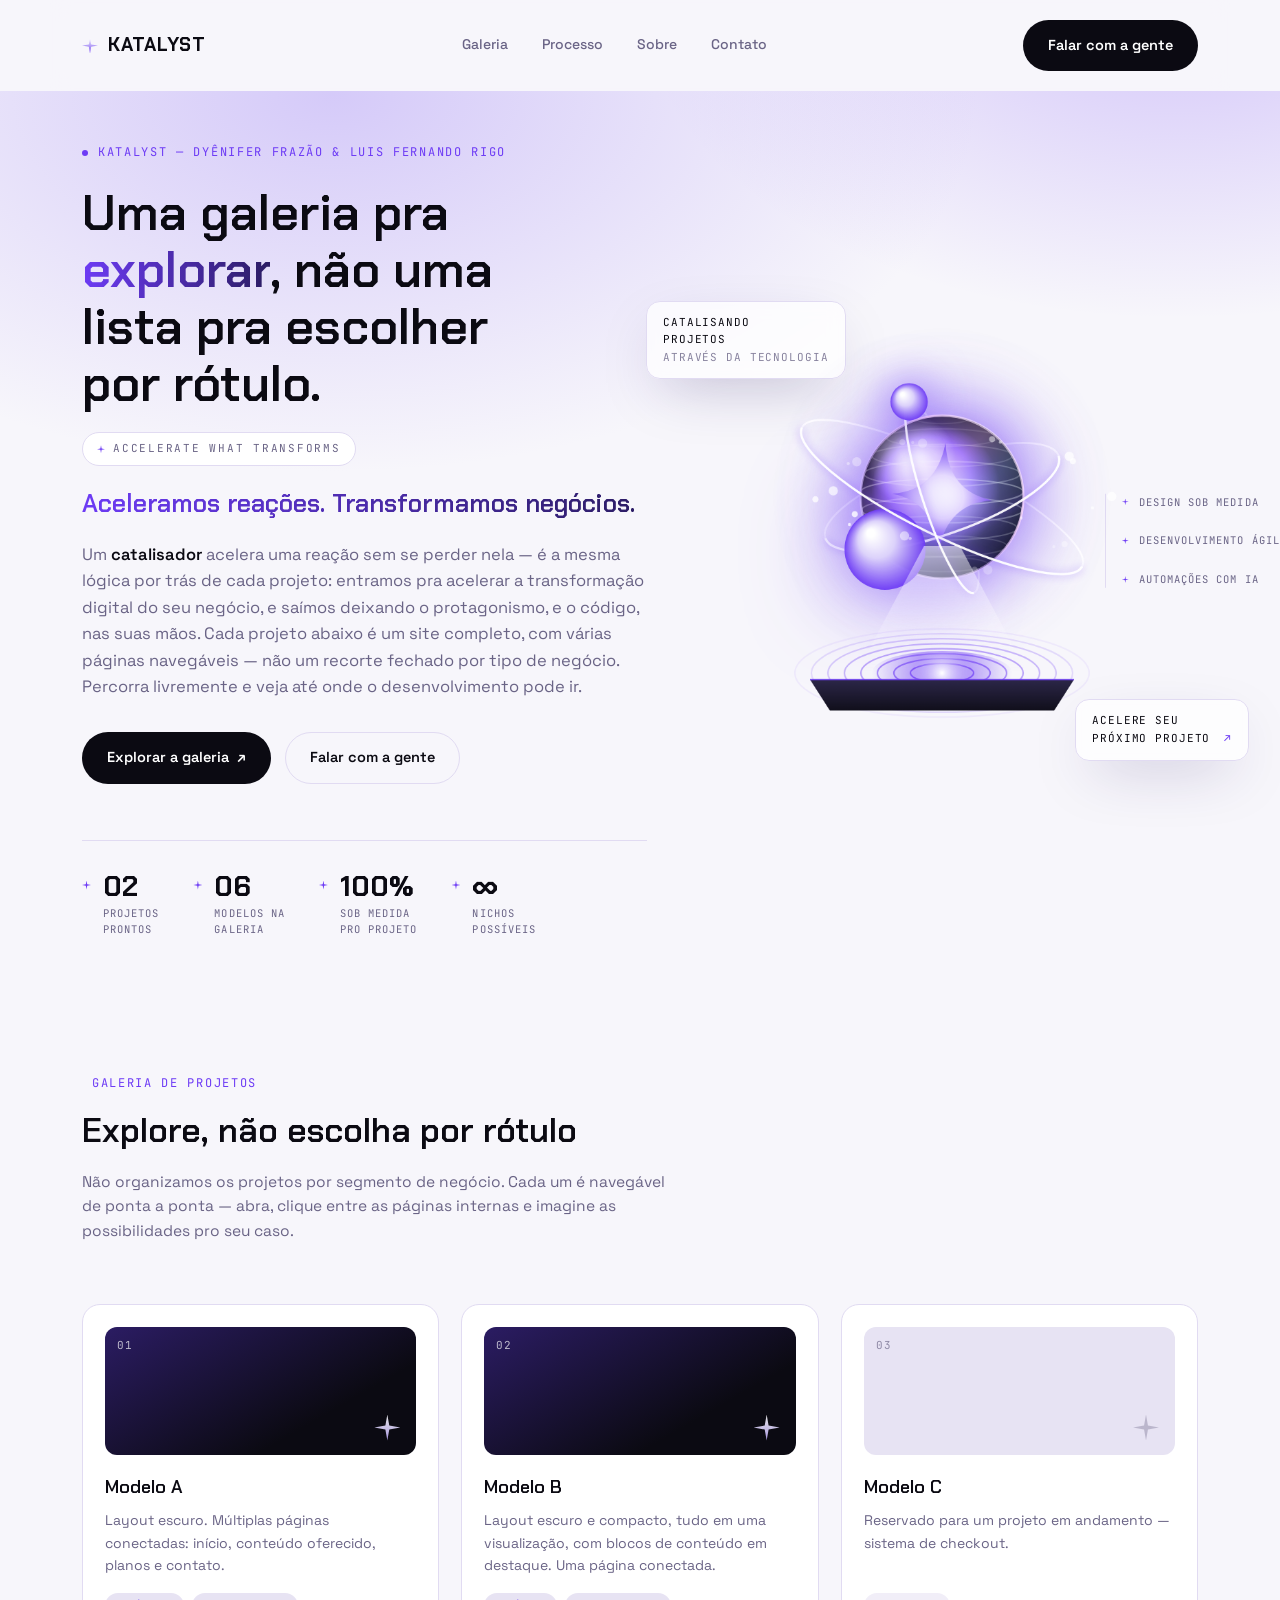
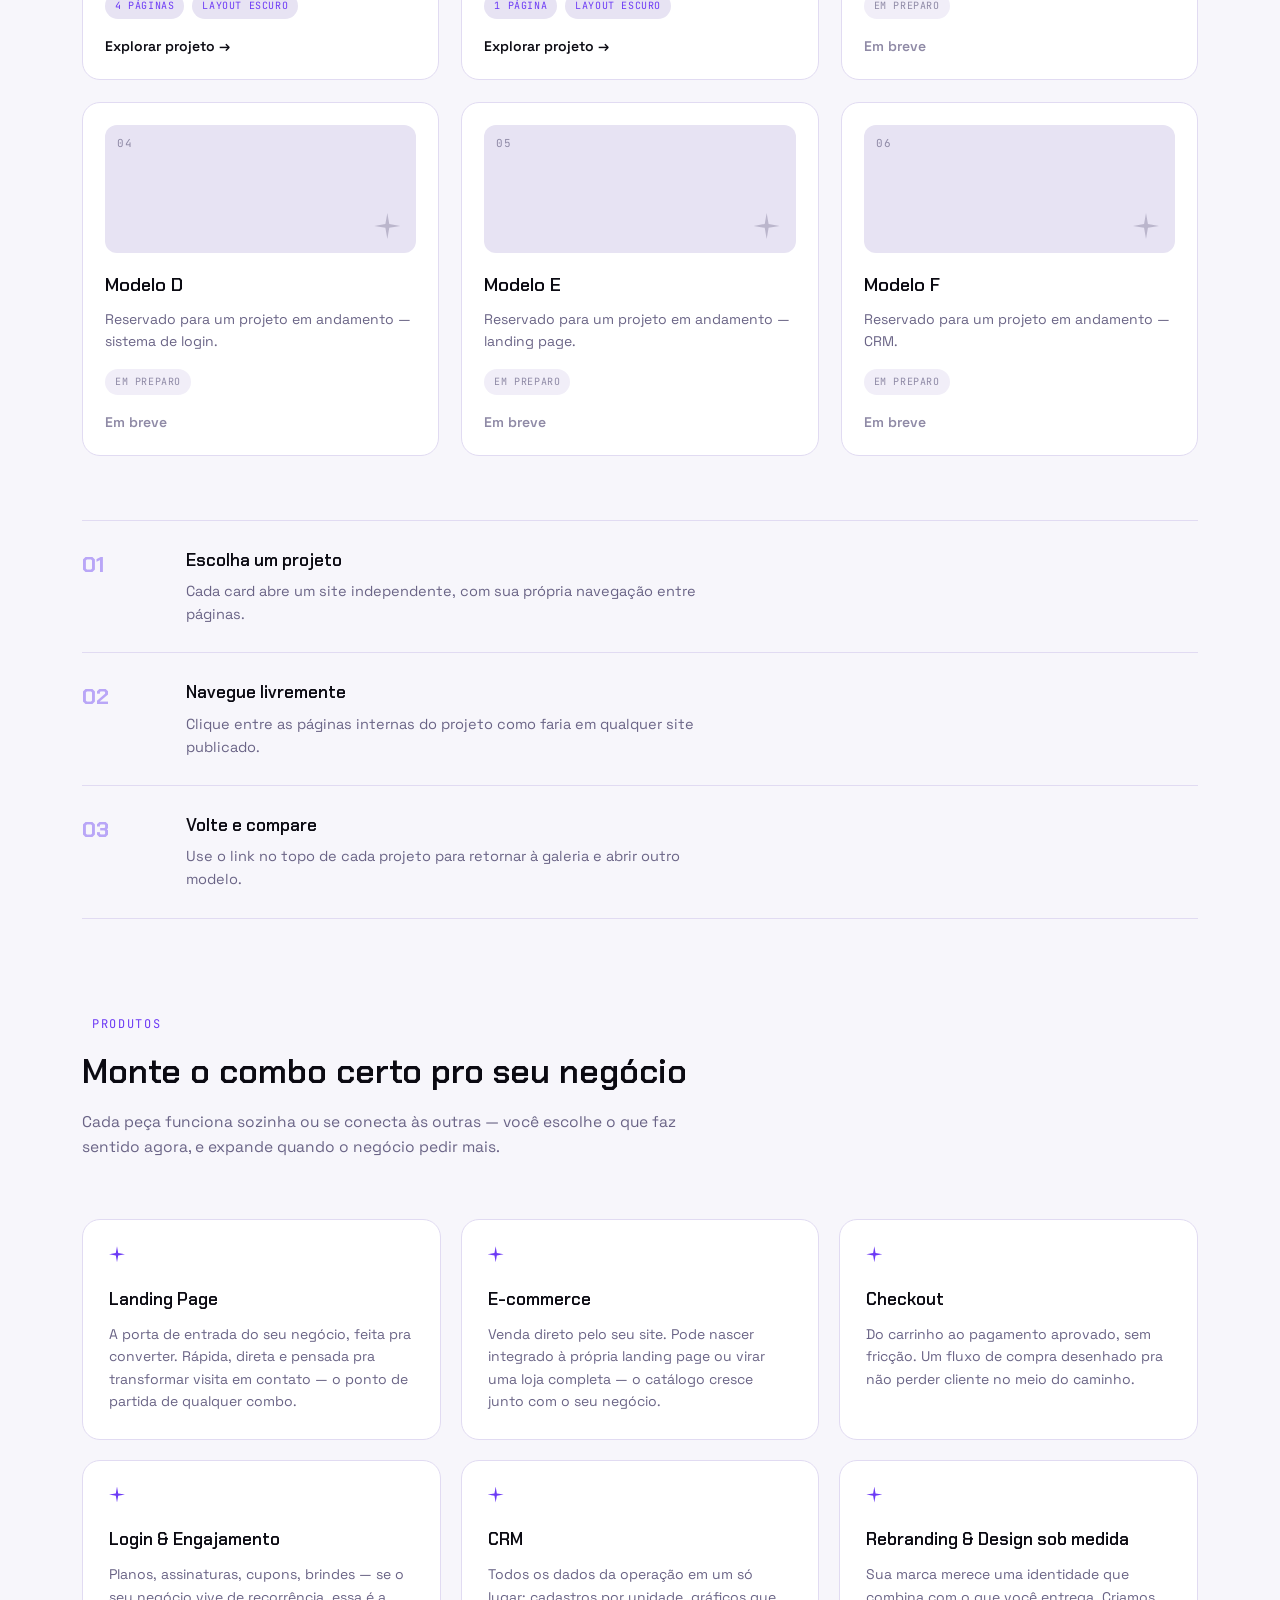
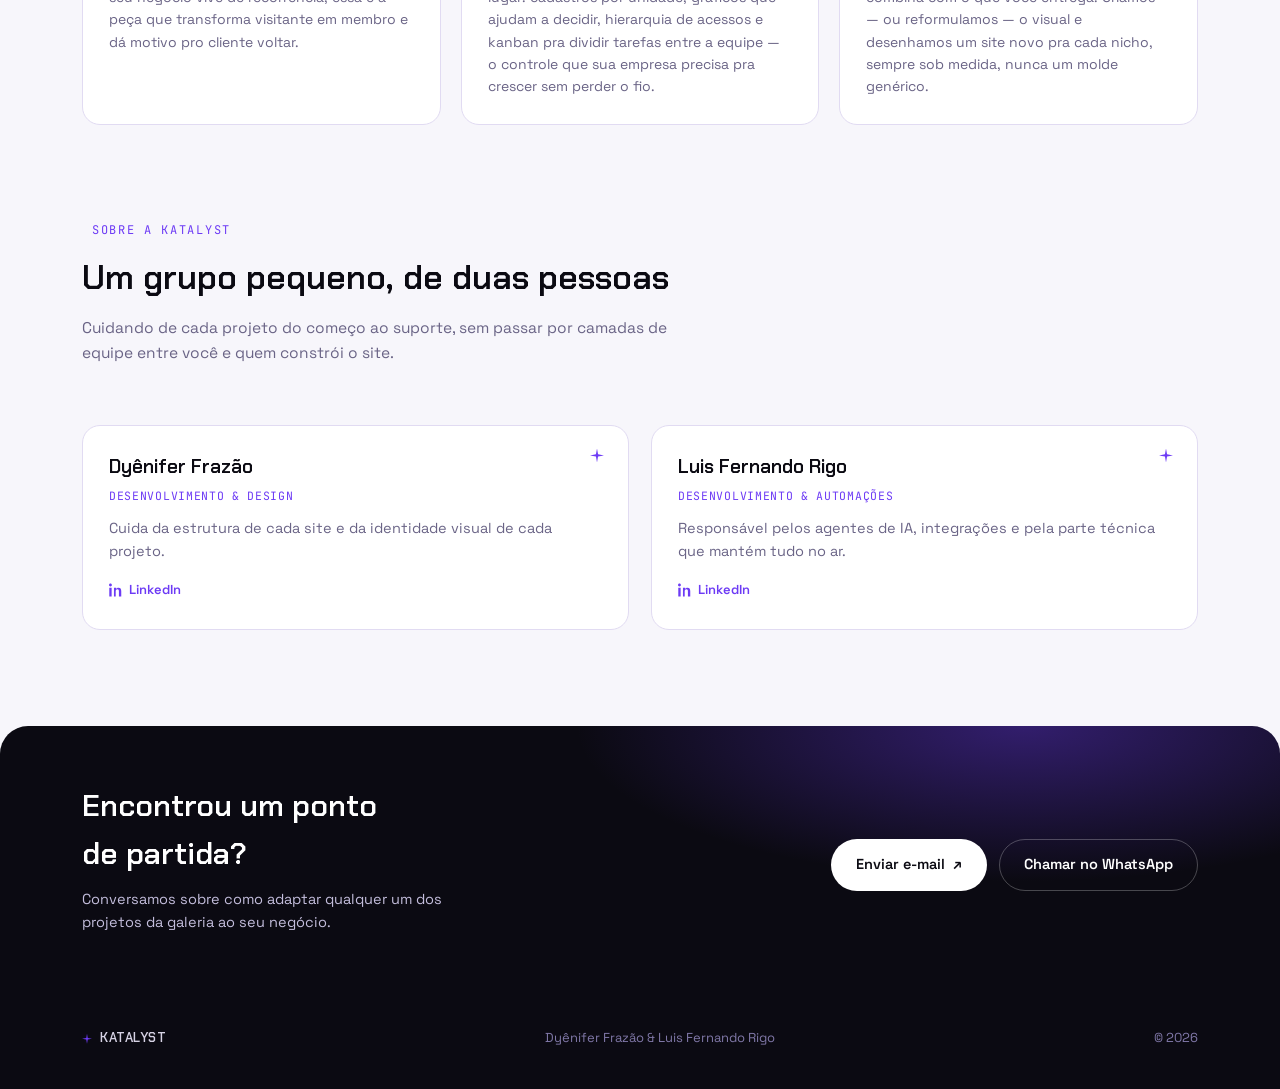
<file: index.html>
<!DOCTYPE html>
<html lang="pt-BR">
<head>
<meta charset="UTF-8">
<meta name="viewport" content="width=device-width, initial-scale=1.0">
<title>Katalyst — Galeria de projetos</title>
<meta name="description" content="Katalyst: Dyênifer Frazão e Luis Fernando Rigo. Uma galeria de sites completos para explorar livremente.">

<link rel="preconnect" href="https://fonts.googleapis.com">
<link rel="preconnect" href="https://fonts.gstatic.com" crossorigin>
<link href="https://fonts.googleapis.com/css2?family=Chakra+Petch:wght@400;500;600;700&family=Space+Grotesk:wght@400;500;600;700&family=JetBrains+Mono:wght@400;500;600;700&display=swap" rel="stylesheet">

<style>
  :root{
    --ink:        #0B0A12;
    --deep:       #2B1C63;
    --catalyst:   #6D3BF5;
    --catalyst-2: #8E5CFF;
    --lilac:      #B9A6F7;
    --mist:       #E7E3F3;
    --paper:      #F7F6FB;
    --panel:      #FFFFFF;
    --muted:      #6A6486;
    --muted-2:    #8F8AA6;
    --line:       #E1DBF2;
    --line-soft:  rgba(11,10,18,.08);
    --chrome-1:   #FFFFFF;
    --chrome-2:   #D6D2E4;
    --chrome-3:   #8F8AA6;
    --shadow:     0 20px 60px -20px rgba(43,28,99,.35);
  }
  *{box-sizing:border-box;}
  html{scroll-behavior:smooth;}
  ::selection{background:var(--catalyst);color:#fff;}
  body{
    margin:0;
    background:var(--paper);
    color:var(--ink);
    font-family:'Space Grotesk', sans-serif;
    line-height:1.6;
    font-size:16px;
    overflow-x:hidden;
  }
  h1,h2,h3{
    font-family:'Chakra Petch', sans-serif;
    font-weight:600;
    margin:0;
  }
  a{color:inherit;}
  img{max-width:100%;display:block;}
  .wrap{max-width:1180px;margin:0 auto;padding:0 32px;}
  .eyebrow{
    font-family:'JetBrains Mono', monospace;
    font-size:12px;
    letter-spacing:.14em;
    text-transform:uppercase;
    color:var(--catalyst);
    display:flex;align-items:center;gap:10px;
  }
  .mono{font-family:'JetBrains Mono', monospace;}

  /* sparkle mark (from brand system icon) */
  .spark{
    display:inline-block;
    background:var(--catalyst);
    clip-path:polygon(50% 0%,57.5% 42.5%,100% 50%,57.5% 57.5%,50% 100%,42.5% 57.5%,0% 50%,42.5% 42.5%);
  }
  .spark.big{
    background:linear-gradient(180deg,#fff, var(--lilac) 45%, var(--catalyst) 100%);
    filter:drop-shadow(0 0 22px rgba(109,59,245,.55));
  }

  /* reveal-on-scroll */
  .reveal{opacity:0;transform:translateY(22px);transition:opacity .7s ease, transform .7s ease;}
  .reveal.in{opacity:1;transform:translateY(0);}

  /* ---------- HEADER ---------- */
  .top{
    position:sticky;top:0;z-index:50;
    display:flex;align-items:center;justify-content:space-between;
    padding:20px 32px;
    max-width:1180px;margin:0 auto;
    background:rgba(247,246,251,.72);
    backdrop-filter:blur(10px);
  }
  .logo{display:flex;align-items:center;gap:10px;text-decoration:none;}
  .logo .spark{width:16px;height:16px;}
  .logo span{
    font-family:'Chakra Petch', sans-serif;font-weight:700;
    font-size:19px;letter-spacing:.05em;color:var(--ink);
  }
  .top nav{display:flex;gap:34px;font-size:14px;}
  .top nav a{
    text-decoration:none;color:var(--muted);
    font-family:'Space Grotesk',sans-serif;font-weight:500;
    border-bottom:1px solid transparent;padding-bottom:2px;
    transition:color .2s ease, border-color .2s ease;
  }
  .top nav a:hover{color:var(--ink);border-bottom-color:var(--catalyst);}
  .top-actions{display:flex;align-items:center;gap:14px;}
  .burger{
    display:none;width:38px;height:38px;border-radius:50%;
    border:1px solid var(--line-soft);background:var(--panel);
    align-items:center;justify-content:center;cursor:pointer;
  }
  .burger span, .burger span::before, .burger span::after{
    content:"";display:block;width:15px;height:1.5px;background:var(--ink);
    position:relative;transition:transform .2s ease, opacity .2s ease;
  }
  .burger span::before{position:absolute;top:-5px;}
  .burger span::after{position:absolute;top:5px;}
  .mobile-nav{
    display:none;flex-direction:column;gap:2px;
    background:var(--panel);border-bottom:1px solid var(--line);
    padding:8px 32px 18px;
  }
  .mobile-nav.open{display:flex;}
  .mobile-nav a{
    padding:12px 0;text-decoration:none;color:var(--ink);
    font-size:15px;border-bottom:1px solid var(--line-soft);
    font-family:'Space Grotesk',sans-serif;
  }
  @media(max-width:860px){
    .top nav{display:none;}
    .burger{display:flex;}
  }
  @media(max-width:600px){
    .top{padding:16px 20px;}
    .top-actions .btn-primary{display:none;}
    .logo span{font-size:16px;}
  }

  .btn{
    display:inline-flex;align-items:center;gap:8px;
    padding:13px 24px;font-size:14.5px;
    font-family:'Space Grotesk', sans-serif;font-weight:600;
    text-decoration:none;border-radius:100px;border:1px solid transparent;
    white-space:nowrap;
    transition:transform .2s ease, box-shadow .2s ease, background .2s ease, border-color .2s ease, color .2s ease;
  }
  .btn-primary{background:var(--ink);color:#fff;}
  .btn-primary:hover{background:var(--catalyst);box-shadow:0 12px 28px -8px rgba(109,59,245,.55);transform:translateY(-1px);}
  .btn-ghost{border-color:var(--line);color:var(--ink);background:transparent;}
  .btn-ghost:hover{border-color:var(--catalyst);color:var(--catalyst);}
  .btn-arrow{transition:transform .2s ease;}
  .btn:hover .btn-arrow{transform:translate(2px,-2px);}

  /* ---------- HERO ---------- */
  .hero{position:relative;padding:52px 0 40px;overflow:hidden;}
  .hero::before{
    content:"";position:absolute;inset:-20% -10% auto -10%;height:900px;z-index:-1;
    background:radial-gradient(60% 60% at 30% 20%, rgba(185,166,247,.55), transparent 70%),
               radial-gradient(50% 50% at 85% 10%, rgba(109,59,245,.25), transparent 70%);
  }
  .hero-grid{
    display:grid;grid-template-columns:1.05fr .95fr;gap:40px;align-items:center;
  }
  @media(max-width:980px){.hero-grid{grid-template-columns:1fr;}}

  .hero-copy .eyebrow{margin-bottom:22px;}
  .hero-copy .eyebrow .dot{width:6px;height:6px;border-radius:50%;background:var(--catalyst);}
  .hero h1{
    font-size:clamp(30px,4.4vw,50px);
    line-height:1.14;max-width:15ch;color:var(--ink);
  }
  .hero h1 em{
    font-style:normal;
    background:linear-gradient(90deg,var(--catalyst),var(--deep));
    -webkit-background-clip:text;background-clip:text;color:transparent;
  }
  .tagline-chip{
    display:inline-flex;align-items:center;gap:8px;margin-top:20px;
    padding:7px 14px;border-radius:100px;border:1px solid var(--line);
    background:var(--panel);
    font-family:'JetBrains Mono',monospace;font-size:11px;letter-spacing:.16em;
    color:var(--muted);
  }
  .hero-slogan{
    margin-top:22px;font-size:clamp(19px,2.3vw,25px);line-height:1.28;
    background:linear-gradient(90deg,var(--catalyst),var(--deep));
    -webkit-background-clip:text;background-clip:text;color:transparent;
  }
  .hero-copy p.lede{font-size:16.5px;color:var(--muted);max-width:52ch;margin-top:22px;}
  .hero-copy p.lede strong{color:var(--ink);font-weight:600;}
  .hero-cta{margin-top:32px;display:flex;gap:14px;flex-wrap:wrap;}

  .stats-row{
    margin-top:56px;display:flex;gap:34px;flex-wrap:wrap;
    padding-top:32px;border-top:1px solid var(--line);
  }
  .stat{display:flex;gap:12px;align-items:flex-start;}
  .stat .spark{width:9px;height:9px;margin-top:8px;flex-shrink:0;}
  .stat .num{font-family:'Chakra Petch',sans-serif;font-weight:700;font-size:28px;line-height:1;}
  .stat .lbl{
    font-family:'JetBrains Mono',monospace;font-size:10.5px;letter-spacing:.1em;
    color:var(--muted);line-height:1.6;margin-top:4px;text-transform:uppercase;
  }

  /* ---------- ORB (procedural canvas, from "Katalyst Orb" brand asset) ---------- */
  .orb-stage{position:relative;height:500px;display:flex;align-items:center;justify-content:center;}
  @media(max-width:980px){.orb-stage{height:420px;margin-top:10px;}}
  @media(max-width:520px){.orb-stage{height:340px;}}
  .orb-canvas-wrap{position:relative;width:440px;height:440px;}
  @media(max-width:980px){.orb-canvas-wrap{width:380px;height:380px;}}
  @media(max-width:520px){.orb-canvas-wrap{width:290px;height:290px;}}
  .orb-canvas-wrap canvas{width:100%;height:100%;display:block;}

  .float-card{
    position:absolute;padding:12px 16px;border-radius:14px;
    background:rgba(255,255,255,.72);backdrop-filter:blur(8px);
    border:1px solid var(--line);box-shadow:var(--shadow);
    font-family:'JetBrains Mono',monospace;font-size:11px;letter-spacing:.08em;
    color:var(--ink);line-height:1.6;text-transform:uppercase;
  }
  .float-card.fc-1{top:2%;left:-8%;animation:float1 6s ease-in-out infinite;}
  .float-card.fc-2{bottom:6%;right:-10%;animation:float2 7s ease-in-out infinite;}
  .float-card.fc-2 .arrow{color:var(--catalyst);margin-left:6px;}
  @media(max-width:640px){.float-card{display:none;}}
  @keyframes float1{0%,100%{transform:translateY(0);}50%{transform:translateY(-10px);}}
  @keyframes float2{0%,100%{transform:translateY(0);}50%{transform:translateY(10px);}}

  .side-list{
    position:absolute;right:-16%;top:50%;transform:translateY(-50%);
    display:flex;flex-direction:column;gap:22px;padding-left:16px;
    border-left:1px solid var(--line);
  }
  @media(max-width:1180px){.side-list{display:none;}}
  .side-item{display:flex;align-items:center;gap:10px;}
  .side-item .spark{width:7px;height:7px;}
  .side-item span{
    font-family:'JetBrains Mono',monospace;font-size:10.5px;letter-spacing:.1em;
    color:var(--muted);text-transform:uppercase;white-space:nowrap;
  }

  /* ---------- SECTION ---------- */
  .section{padding:96px 0 0;}
  .section.tight{padding-top:0;}
  .section-head{display:flex;justify-content:space-between;align-items:flex-end;gap:24px;flex-wrap:wrap;margin-bottom:44px;}
  .section h2{font-size:clamp(24px,3vw,34px);}
  .section > .lede, .section-head .lede{color:var(--muted);max-width:60ch;font-size:15.5px;margin-top:12px;}
  .section .eyebrow{margin-bottom:10px;}

  /* ---------- GALLERY / CASE STUDIES ---------- */
  .gallery{display:grid;grid-template-columns:repeat(3,1fr);gap:22px;}
  @media(max-width:900px){.gallery{grid-template-columns:1fr 1fr;}}
  @media(max-width:560px){.gallery{grid-template-columns:1fr;}}

  .project-card{
    background:var(--panel);border:1px solid var(--line);border-radius:18px;
    padding:22px;display:flex;flex-direction:column;position:relative;overflow:hidden;
    transition:transform .25s ease, box-shadow .25s ease, border-color .25s ease;
  }
  .project-card:hover{transform:translateY(-5px);box-shadow:var(--shadow);border-color:var(--lilac);}
  .card-thumb{
    height:128px;border-radius:12px;margin-bottom:18px;position:relative;overflow:hidden;
    background:linear-gradient(150deg,var(--deep),var(--ink) 70%);
  }
  .card-thumb .n{
    position:absolute;top:10px;left:12px;font-family:'JetBrains Mono',monospace;
    font-size:11px;letter-spacing:.1em;color:rgba(255,255,255,.7);
  }
  .card-thumb .spark{position:absolute;width:26px;height:26px;bottom:14px;right:16px;opacity:.9;
    background:linear-gradient(180deg,#fff,var(--lilac));}
  .project-card.is-pending .card-thumb{background:var(--mist);}
  .project-card.is-pending .card-thumb .n{color:var(--muted-2);}
  .project-card.is-pending .card-thumb .spark{background:var(--muted-2);opacity:.5;}
  .project-card h3{font-size:18px;margin-bottom:8px;}
  .project-card p{color:var(--muted);font-size:14px;margin:0;flex-grow:1;}
  .project-tags{display:flex;gap:8px;flex-wrap:wrap;margin:16px 0;}
  .tag{
    font-family:'JetBrains Mono',monospace;font-size:10px;letter-spacing:.06em;
    text-transform:uppercase;color:var(--catalyst);background:var(--mist);
    padding:5px 10px;border-radius:100px;
  }
  .project-card.is-pending .tag{color:var(--muted-2);background:#F1EEF8;}
  .project-link{
    display:inline-flex;align-items:center;gap:6px;text-decoration:none;
    font-family:'Space Grotesk',sans-serif;font-weight:600;font-size:14px;color:var(--ink);
    margin-top:auto;
  }
  .project-link:hover{color:var(--catalyst);}
  .project-link.disabled{color:var(--muted-2);pointer-events:none;}

  /* ---------- HOW IT WORKS (numbered rows) ---------- */
  .how{margin-top:64px;border-top:1px solid var(--line);}
  .how-row{
    display:grid;grid-template-columns:80px 1fr;gap:24px;
    padding:26px 0;border-bottom:1px solid var(--line);
    align-items:flex-start;
  }
  .how-row .n{font-family:'Chakra Petch',sans-serif;font-weight:700;font-size:22px;color:var(--lilac);}
  .how-row h3{font-size:17px;margin-bottom:6px;}
  .how-row p{color:var(--muted);font-size:14.5px;margin:0;max-width:60ch;}

  /* ---------- PROCESSO / PRODUCTS ---------- */
  .products-grid{display:grid;grid-template-columns:repeat(3,1fr);gap:20px;}
  @media(max-width:900px){.products-grid{grid-template-columns:1fr 1fr;}}
  @media(max-width:560px){.products-grid{grid-template-columns:1fr;}}
  .product-card{
    background:var(--panel);border:1px solid var(--line);border-radius:18px;padding:26px;
    transition:transform .25s ease, box-shadow .25s ease, border-color .25s ease;
  }
  .product-card:hover{transform:translateY(-4px);box-shadow:var(--shadow);border-color:var(--lilac);}
  .product-card .spark{width:16px;height:16px;margin-bottom:16px;}
  .product-card h3{font-size:17px;margin-bottom:10px;}
  .product-card p{color:var(--muted);font-size:14px;margin:0;}

  /* ---------- ABOUT ---------- */
  .founders{display:grid;grid-template-columns:1fr 1fr;gap:22px;margin-top:8px;}
  @media(max-width:640px){.founders{grid-template-columns:1fr;}}
  .founder{
    border:1px solid var(--line);background:var(--panel);border-radius:18px;
    padding:26px 26px 24px;position:relative;
  }
  .founder .spark{width:14px;height:14px;position:absolute;top:22px;right:24px;}
  .founder h3{font-size:19px;margin-bottom:4px;}
  .founder .role{
    font-family:'JetBrains Mono',monospace;font-size:11.5px;letter-spacing:.06em;
    text-transform:uppercase;color:var(--catalyst);margin-bottom:12px;display:block;
  }
  .founder p{color:var(--muted);font-size:14.5px;margin:0;}
  .li-link{
    display:inline-flex;align-items:center;gap:6px;margin-top:16px;
    font-size:13px;font-weight:600;color:var(--catalyst);text-decoration:none;
  }
  .li-link:hover{color:var(--deep);}

  /* ---------- CTA / FOOTER ---------- */
  .cta-block{
    margin-top:96px;background:var(--ink);color:#fff;padding:56px 0;border-radius:28px 28px 0 0;
    position:relative;overflow:hidden;
  }
  .cta-block::before{
    content:"";position:absolute;inset:0;
    background:radial-gradient(50% 80% at 80% 0%, rgba(109,59,245,.4), transparent 70%);
  }
  .cta-block .wrap{position:relative;display:flex;justify-content:space-between;align-items:center;gap:28px;flex-wrap:wrap;}
  .cta-block h2{color:#fff;font-size:clamp(22px,3vw,30px);max-width:16ch;}
  .cta-block p{color:#C4BEDD;margin-top:10px;max-width:44ch;font-size:14.5px;}
  .cta-actions{display:flex;gap:12px;flex-wrap:wrap;position:relative;}
  .cta-block .btn-primary{background:#fff;color:var(--ink);}
  .cta-block .btn-primary:hover{background:var(--catalyst);color:#fff;}
  .cta-block .btn-ghost{border-color:rgba(255,255,255,.25);color:#fff;}
  .cta-block .btn-ghost:hover{border-color:var(--lilac);color:var(--lilac);}

  footer{
    background:var(--ink);color:#8078A8;
    padding:24px 0 40px;font-size:13px;
  }
  footer .wrap{display:flex;justify-content:space-between;flex-wrap:wrap;gap:10px;align-items:center;}
  footer .flogo{display:flex;align-items:center;gap:8px;color:#D6D2E4;font-family:'Chakra Petch',sans-serif;font-weight:600;letter-spacing:.04em;}
  footer .flogo .spark{width:10px;height:10px;}
</style>
</head>
<body>

  <div class="top">
    <a class="logo" href="#top">
      <span class="spark big"></span>
      <span>KATALYST</span>
    </a>
    <nav>
      <a href="#galeria">Galeria</a>
      <a href="#processo">Processo</a>
      <a href="#sobre">Sobre</a>
      <a href="#contato">Contato</a>
    </nav>
    <div class="top-actions">
      <a class="btn btn-primary" href="#contato">Falar com a gente</a>
      <button class="burger" id="burgerBtn" aria-label="Abrir menu"><span></span></button>
    </div>
  </div>
  <div class="mobile-nav" id="mobileNav">
    <a href="#galeria">Galeria</a>
    <a href="#processo">Processo</a>
    <a href="#sobre">Sobre</a>
    <a href="#contato">Contato</a>
  </div>

  <div class="hero" id="top">
    <div class="wrap hero-grid">
      <div class="hero-copy reveal">
        <div class="eyebrow"><span class="dot"></span> KATALYST — DYÊNIFER FRAZÃO &amp; LUIS FERNANDO RIGO</div>
        <h1>Uma galeria pra <em>explorar</em>, não uma lista pra escolher por rótulo.</h1>
        <div class="tagline-chip"><span class="spark" style="width:8px;height:8px;"></span> ACCELERATE WHAT TRANSFORMS</div>
        <h2 class="hero-slogan">Aceleramos reações. Transformamos negócios.</h2>
        <p class="lede">Um <strong>catalisador</strong> acelera uma reação sem se perder nela — é a mesma lógica
        por trás de cada projeto: entramos pra acelerar a transformação digital do seu negócio, e saímos deixando
        o protagonismo, e o código, nas suas mãos. Cada projeto abaixo é um site completo, com várias páginas
        navegáveis — não um recorte fechado por tipo de negócio. Percorra livremente e veja até onde o
        desenvolvimento pode ir.</p>
        <div class="hero-cta">
          <a class="btn btn-primary" href="#galeria">Explorar a galeria <span class="btn-arrow">↗</span></a>
          <a class="btn btn-ghost" href="#contato">Falar com a gente</a>
        </div>
        <div class="stats-row">
          <div class="stat"><span class="spark"></span><div><div class="num">02</div><div class="lbl">Projetos<br>Prontos</div></div></div>
          <div class="stat"><span class="spark"></span><div><div class="num">06</div><div class="lbl">Modelos na<br>Galeria</div></div></div>
          <div class="stat"><span class="spark"></span><div><div class="num">100%</div><div class="lbl">Sob medida<br>pro projeto</div></div></div>
          <div class="stat"><span class="spark"></span><div><div class="num">∞</div><div class="lbl">Nichos<br>possíveis</div></div></div>
        </div>
      </div>

      <div class="orb-stage reveal">
        <div class="side-list">
          <div class="side-item"><span class="spark"></span><span>Design sob medida</span></div>
          <div class="side-item"><span class="spark"></span><span>Desenvolvimento ágil</span></div>
          <div class="side-item"><span class="spark"></span><span>Automações com IA</span></div>
        </div>
        <div class="float-card fc-1">Catalisando<br>projetos<br><span style="color:var(--muted);opacity:.8;">através da tecnologia</span></div>
        <div class="float-card fc-2">Acelere seu<br>próximo projeto <span class="arrow">↗</span></div>
        <div class="orb-canvas-wrap">
          <canvas id="katalystOrb" data-size="640" width="640" height="640" aria-label="Globo Katalyst animado"></canvas>
        </div>
      </div>
    </div>
  </div>

  <div class="wrap">

    <div class="section" id="galeria">
      <div class="reveal">
        <div class="eyebrow"><span class="dot"></span> GALERIA DE PROJETOS</div>
        <div class="section-head">
          <div>
            <h2>Explore, não escolha por rótulo</h2>
            <p class="lede">Não organizamos os projetos por segmento de negócio. Cada um é navegável de ponta a
            ponta — abra, clique entre as páginas internas e imagine as possibilidades pro seu caso.</p>
          </div>
        </div>
      </div>

      <div class="gallery reveal">

        <div class="project-card">
          <div class="card-thumb"><span class="n">01</span><span class="spark"></span></div>
          <h3>Modelo A</h3>
          <p>Layout escuro. Múltiplas páginas conectadas: início, conteúdo oferecido, planos e contato.</p>
          <div class="project-tags"><span class="tag">4 páginas</span><span class="tag">layout escuro</span></div>
          <a class="project-link" href="projects/modelo-a/index.html">Explorar projeto →</a>
        </div>

        <div class="project-card">
          <div class="card-thumb"><span class="n">02</span><span class="spark"></span></div>
          <h3>Modelo B</h3>
          <p>Layout escuro e compacto, tudo em uma visualização, com blocos de conteúdo em destaque. Uma página conectada.</p>
          <div class="project-tags"><span class="tag">1 página</span><span class="tag">layout escuro</span></div>
          <a class="project-link" href="projects/modelo-b/index.html">Explorar projeto →</a>
        </div>

        <div class="project-card is-pending">
          <div class="card-thumb"><span class="n">03</span><span class="spark"></span></div>
          <h3>Modelo C</h3>
          <p>Reservado para um projeto em andamento — sistema de checkout.</p>
          <div class="project-tags"><span class="tag">em preparo</span></div>
          <span class="project-link disabled">Em breve</span>
        </div>

        <div class="project-card is-pending">
          <div class="card-thumb"><span class="n">04</span><span class="spark"></span></div>
          <h3>Modelo D</h3>
          <p>Reservado para um projeto em andamento — sistema de login.</p>
          <div class="project-tags"><span class="tag">em preparo</span></div>
          <span class="project-link disabled">Em breve</span>
        </div>

        <div class="project-card is-pending">
          <div class="card-thumb"><span class="n">05</span><span class="spark"></span></div>
          <h3>Modelo E</h3>
          <p>Reservado para um projeto em andamento — landing page.</p>
          <div class="project-tags"><span class="tag">em preparo</span></div>
          <span class="project-link disabled">Em breve</span>
        </div>

        <div class="project-card is-pending">
          <div class="card-thumb"><span class="n">06</span><span class="spark"></span></div>
          <h3>Modelo F</h3>
          <p>Reservado para um projeto em andamento — CRM.</p>
          <div class="project-tags"><span class="tag">em preparo</span></div>
          <span class="project-link disabled">Em breve</span>
        </div>

      </div>

      <div class="how reveal">
        <div class="how-row">
          <div class="n">01</div>
          <div><h3>Escolha um projeto</h3><p>Cada card abre um site independente, com sua própria navegação entre páginas.</p></div>
        </div>
        <div class="how-row">
          <div class="n">02</div>
          <div><h3>Navegue livremente</h3><p>Clique entre as páginas internas do projeto como faria em qualquer site publicado.</p></div>
        </div>
        <div class="how-row">
          <div class="n">03</div>
          <div><h3>Volte e compare</h3><p>Use o link no topo de cada projeto para retornar à galeria e abrir outro modelo.</p></div>
        </div>
      </div>
    </div>

    <div class="section" id="processo">
      <div class="reveal">
        <div class="eyebrow"><span class="dot"></span> PRODUTOS</div>
        <div class="section-head">
          <div>
            <h2>Monte o combo certo pro seu negócio</h2>
            <p class="lede">Cada peça funciona sozinha ou se conecta às outras — você escolhe o que faz sentido
            agora, e expande quando o negócio pedir mais.</p>
          </div>
        </div>
      </div>

      <div class="products-grid reveal">
        <div class="product-card">
          <span class="spark"></span>
          <h3>Landing Page</h3>
          <p>A porta de entrada do seu negócio, feita pra converter. Rápida, direta e pensada pra transformar visita em contato — o ponto de partida de qualquer combo.</p>
        </div>
        <div class="product-card">
          <span class="spark"></span>
          <h3>E-commerce</h3>
          <p>Venda direto pelo seu site. Pode nascer integrado à própria landing page ou virar uma loja completa — o catálogo cresce junto com o seu negócio.</p>
        </div>
        <div class="product-card">
          <span class="spark"></span>
          <h3>Checkout</h3>
          <p>Do carrinho ao pagamento aprovado, sem fricção. Um fluxo de compra desenhado pra não perder cliente no meio do caminho.</p>
        </div>
        <div class="product-card">
          <span class="spark"></span>
          <h3>Login &amp; Engajamento</h3>
          <p>Planos, assinaturas, cupons, brindes — se o seu negócio vive de recorrência, essa é a peça que transforma visitante em membro e dá motivo pro cliente voltar.</p>
        </div>
        <div class="product-card">
          <span class="spark"></span>
          <h3>CRM</h3>
          <p>Todos os dados da operação em um só lugar: cadastros por unidade, gráficos que ajudam a decidir, hierarquia de acessos e kanban pra dividir tarefas entre a equipe — o controle que sua empresa precisa pra crescer sem perder o fio.</p>
        </div>
        <div class="product-card">
          <span class="spark"></span>
          <h3>Rebranding &amp; Design sob medida</h3>
          <p>Sua marca merece uma identidade que combina com o que você entrega. Criamos — ou reformulamos — o visual e desenhamos um site novo pra cada nicho, sempre sob medida, nunca um molde genérico.</p>
        </div>
      </div>
    </div>

    <div class="section" id="sobre">
      <div class="reveal">
        <div class="eyebrow"><span class="dot"></span> SOBRE A KATALYST</div>
        <div class="section-head">
          <div>
            <h2>Um grupo pequeno, de duas pessoas</h2>
            <p class="lede">Cuidando de cada projeto do começo ao suporte, sem passar por camadas de equipe entre você e quem constrói o site.</p>
          </div>
        </div>
      </div>
      <div class="founders reveal">
        <div class="founder">
          <span class="spark"></span>
          <h3>Dyênifer Frazão</h3>
          <span class="role">Desenvolvimento &amp; Design</span>
          <p>Cuida da estrutura de cada site e da identidade visual de cada projeto.</p>
          <a class="li-link" href="https://www.linkedin.com/in/dyenifer-frazao/" target="_blank" rel="noopener">
            <svg width="14" height="14" viewBox="0 0 24 24" fill="currentColor" aria-hidden="true"><path d="M4.98 3.5C4.98 4.88 3.87 6 2.5 6S0 4.88 0 3.5 1.11 1 2.48 1 4.98 2.12 4.98 3.5zM.5 8.24H4.5V23H.5V8.24zM8.5 8.24H12.3V10.1H12.36C12.9 9.06 14.24 7.96 16.24 7.96C20.3 7.96 21 10.62 21 14.06V23H17V14.82C17 12.98 16.96 10.63 14.44 10.63C11.88 10.63 11.49 12.62 11.49 14.7V23H8.5V8.24z"/></svg>
            LinkedIn
          </a>
        </div>
        <div class="founder">
          <span class="spark"></span>
          <h3>Luis Fernando Rigo</h3>
          <span class="role">Desenvolvimento &amp; Automações</span>
          <p>Responsável pelos agentes de IA, integrações e pela parte técnica que mantém tudo no ar.</p>
          <a class="li-link" href="https://www.linkedin.com/in/luis-silva-zx0y/" target="_blank" rel="noopener">
            <svg width="14" height="14" viewBox="0 0 24 24" fill="currentColor" aria-hidden="true"><path d="M4.98 3.5C4.98 4.88 3.87 6 2.5 6S0 4.88 0 3.5 1.11 1 2.48 1 4.98 2.12 4.98 3.5zM.5 8.24H4.5V23H.5V8.24zM8.5 8.24H12.3V10.1H12.36C12.9 9.06 14.24 7.96 16.24 7.96C20.3 7.96 21 10.62 21 14.06V23H17V14.82C17 12.98 16.96 10.63 14.44 10.63C11.88 10.63 11.49 12.62 11.49 14.7V23H8.5V8.24z"/></svg>
            LinkedIn
          </a>
        </div>
      </div>
    </div>

  </div>

  <div class="cta-block reveal" id="contato">
    <div class="wrap">
      <div>
        <h2>Encontrou um ponto de partida?</h2>
        <p>Conversamos sobre como adaptar qualquer um dos projetos da galeria ao seu negócio.</p>
      </div>
      <div class="cta-actions">
        <a class="btn btn-primary" href="mailto:dyeniferfrazao@gmail.com">Enviar e-mail <span class="btn-arrow">↗</span></a>
        <a class="btn btn-ghost" href="https://wa.me/5554991158914" target="_blank" rel="noopener">Chamar no WhatsApp</a>
      </div>
    </div>
  </div>

  <footer>
    <div class="wrap">
      <div class="flogo"><span class="spark"></span>KATALYST</div>
      <span>Dyênifer Frazão &amp; Luis Fernando Rigo</span>
      <span>© 2026</span>
    </div>
  </footer>

<script>
  // ---- Katalyst Orb: procedural canvas render (from the brand's animated-orb asset) ----
  (function(){
    var canvas = document.getElementById('katalystOrb');
    if(!canvas) return;
    var ctx = canvas.getContext('2d');

    function hexToRgb(hex){
      var h = hex.replace('#','');
      var n = parseInt(h.length===3 ? h.split('').map(function(c){return c+c;}).join('') : h, 16);
      return [(n>>16)&255,(n>>8)&255,n&255];
    }

    function draw(ctx, s, t, o){
      var rgbA = hexToRgb(o.accent), ar=rgbA[0], ag=rgbA[1], ab=rgbA[2];
      function A(a){ return 'rgba('+ar+','+ag+','+ab+','+a+')'; }
      function W(a){ return 'rgba(255,255,255,'+a+')'; }
      var cx = s/2;
      var cy = o.base ? s*0.40 : s*0.50;
      var R = o.base ? s*0.185 : (o.tight ? s*0.235 : s*0.26);
      var pulse = 0.5 + 0.5*Math.sin(t*1.5);
      var beat = Math.pow(0.5 + 0.5*Math.sin(t*1.5), 3);

      // ambient bloom
      var bloomR = Math.min(R*3.1, Math.min(cy, s-cy, cx)*0.98);
      var g = ctx.createRadialGradient(cx,cy,0,cx,cy,bloomR);
      g.addColorStop(0, A(0.34+0.12*pulse));
      g.addColorStop(0.45, A(0.12));
      g.addColorStop(0.8, A(0.02));
      g.addColorStop(1, A(0));
      ctx.save();
      ctx.beginPath(); ctx.arc(cx,cy,bloomR,0,6.2832); ctx.clip();
      ctx.fillStyle = g;
      ctx.fillRect(cx-bloomR, cy-bloomR, bloomR*2, bloomR*2);
      ctx.restore();

      var rings = o.simple
        ? [{f:1.5, tilt:-0.32, sq:0.30, sp:0.42, sat:0.075}]
        : [{f:1.52, tilt:-0.34, sq:0.30, sp:0.44, sat:0.082},
           {f:1.92, tilt:0.46, sq:0.24, sp:-0.31, sat:0.058},
           {f:1.24, tilt:1.25, sq:0.19, sp:0.62, sat:0.042}];

      function ringPath(r, from, to){
        ctx.beginPath();
        ctx.ellipse(cx, cy, r.f*R, r.f*R*r.sq, r.tilt, from, to);
      }
      function satPos(r, a){
        var x = r.f*R*Math.cos(a), y = r.f*R*r.sq*Math.sin(a);
        return [cx + x*Math.cos(r.tilt) - y*Math.sin(r.tilt), cy + x*Math.sin(r.tilt) + y*Math.cos(r.tilt)];
      }
      function drawSat(r, a){
        var p = satPos(r,a), x=p[0], y=p[1];
        var rad = r.sat*s*(0.85 + 0.3*(0.5+0.5*Math.sin(a)));
        var gg = ctx.createRadialGradient(x-rad*0.35, y-rad*0.4, rad*0.1, x, y, rad);
        gg.addColorStop(0, '#ffffff');
        gg.addColorStop(0.4, o.dark ? '#CFC2FA' : '#DCD2FB');
        gg.addColorStop(1, A(0.95));
        ctx.save();
        ctx.shadowColor = A(0.9); ctx.shadowBlur = rad*2.4;
        ctx.beginPath(); ctx.arc(x,y,rad,0,6.2832); ctx.fillStyle = gg; ctx.fill();
        ctx.restore();
      }

      // back halves + back satellites
      ctx.lineWidth = Math.max(1, s*0.0042);
      for (var i=0;i<rings.length;i++){
        var r = rings[i];
        var a = t*r.sp*2.2;
        ctx.strokeStyle = o.dark ? W(0.55) : W(0.9);
        ringPath(r, Math.PI, Math.PI*2); ctx.stroke();
        if (Math.sin(a) <= 0) drawSat(r, a);
      }

      // sphere
      g = ctx.createRadialGradient(cx-R*0.34, cy-R*0.42, R*0.05, cx, cy, R);
      g.addColorStop(0, '#F6F1FF');
      g.addColorStop(0.18, '#B79BFF');
      g.addColorStop(0.5, A(0.95));
      g.addColorStop(0.78, '#1B1046');
      g.addColorStop(1, '#0B0722');
      ctx.save();
      ctx.shadowColor = A(0.75); ctx.shadowBlur = R*0.9;
      ctx.beginPath(); ctx.arc(cx,cy,R,0,6.2832); ctx.fillStyle = g; ctx.fill();
      ctx.restore();

      // energy bands inside sphere
      ctx.save();
      ctx.beginPath(); ctx.arc(cx,cy,R*0.995,0,6.2832); ctx.clip();
      ctx.lineWidth = Math.max(0.8, s*0.0032);
      var bands = o.simple ? 4 : 9;
      for (var bi=0; bi<bands; bi++){
        var ph = (bi/bands + t*0.06) % 1;
        var y = cy + (ph*2-1)*R;
        var w = Math.sqrt(Math.max(0, 1 - Math.pow((y-cy)/R,2))) * R;
        ctx.strokeStyle = W(0.10 + 0.30*Math.pow(1-Math.abs(ph*2-1),2));
        ctx.beginPath(); ctx.ellipse(cx,y,w,w*0.16,0,0,6.2832); ctx.stroke();
      }
      if (!o.simple){
        var mg = ctx.createLinearGradient(cx-R,cy-R,cx+R,cy+R);
        mg.addColorStop(0, 'rgba(255,214,255,0)');
        mg.addColorStop(0.35+0.1*Math.sin(t*0.5), 'rgba(255,214,255,.34)');
        mg.addColorStop(0.6, 'rgba(180,220,255,.30)');
        mg.addColorStop(1, 'rgba(180,220,255,0)');
        ctx.fillStyle = mg; ctx.fillRect(cx-R,cy-R,R*2,R*2);
      }
      var sp = ctx.createRadialGradient(cx-R*0.38, cy-R*0.46, 0, cx-R*0.38, cy-R*0.46, R*0.55);
      sp.addColorStop(0, W(0.9)); sp.addColorStop(1, W(0));
      ctx.fillStyle = sp; ctx.fillRect(cx-R,cy-R,R*2,R*2);
      ctx.restore();

      // chromatic rim
      ctx.lineWidth = Math.max(1, s*0.005);
      var rim = ctx.createLinearGradient(cx-R,cy+R,cx+R,cy-R);
      rim.addColorStop(0, 'rgba(255,255,255,.95)');
      rim.addColorStop(0.4, 'rgba(210,180,255,.55)');
      rim.addColorStop(0.7, 'rgba(255,220,255,.85)');
      rim.addColorStop(1, 'rgba(255,255,255,.35)');
      ctx.strokeStyle = rim;
      ctx.beginPath(); ctx.arc(cx,cy,R,0,6.2832); ctx.stroke();

      // core star
      var starR = R*(0.66+0.10*beat);
      ctx.save();
      ctx.translate(cx,cy);
      ctx.rotate(Math.sin(t*0.25)*0.12);
      ctx.shadowColor = W(0.95); ctx.shadowBlur = R*(0.45+0.35*beat);
      var sg = ctx.createRadialGradient(0,0,0,0,0,starR);
      sg.addColorStop(0, '#ffffff');
      sg.addColorStop(0.4, '#EDE4FF');
      sg.addColorStop(1, A(0.85));
      ctx.fillStyle = sg;
      var k = starR*0.11;
      ctx.beginPath();
      ctx.moveTo(0,-starR);
      ctx.quadraticCurveTo(k,-k, starR*0.92, 0);
      ctx.quadraticCurveTo(k,k, 0, starR);
      ctx.quadraticCurveTo(-k,k, -starR*0.92, 0);
      ctx.quadraticCurveTo(-k,-k, 0, -starR);
      ctx.fill();
      var cg = ctx.createRadialGradient(0,0,0,0,0,starR*0.38);
      cg.addColorStop(0, W(0.95)); cg.addColorStop(1, W(0));
      ctx.fillStyle = cg;
      ctx.beginPath(); ctx.arc(0,0,starR*0.38,0,6.2832); ctx.fill();
      ctx.restore();

      // front halves + front satellites
      ctx.lineWidth = Math.max(1, s*0.0052);
      for (var j=0;j<rings.length;j++){
        var r2 = rings[j];
        var a2 = t*r2.sp*2.2;
        ctx.save();
        ctx.shadowColor = A(0.6); ctx.shadowBlur = s*0.02;
        ctx.strokeStyle = W(0.95);
        ringPath(r2, 0, Math.PI); ctx.stroke();
        ctx.restore();
        if (Math.sin(a2) > 0) drawSat(r2, a2);
      }

      // orbiting motes
      if (!o.simple){
        for (var m=0;m<22;m++){
          var am = m*2.399 + t*(0.25 + (m%5)*0.06);
          var rr = R*(1.15 + ((m*37)%100)/100*1.1);
          var xm = cx + Math.cos(am)*rr;
          var ym = cy + Math.sin(am)*rr*0.42;
          var radm = s*0.0035*(1+(m%3));
          ctx.fillStyle = W(0.25 + 0.55*(0.5+0.5*Math.sin(am*2+t)));
          ctx.beginPath(); ctx.arc(xm,ym,radm,0,6.2832); ctx.fill();
        }
      }

      // base: ripple platform
      if (o.base){
        var by = s*0.80;
        ctx.save();
        var beam = ctx.createLinearGradient(cx, cy+R*0.6, cx, by);
        beam.addColorStop(0, W(0.55)); beam.addColorStop(1, W(0));
        ctx.fillStyle = beam;
        ctx.beginPath();
        ctx.moveTo(cx-R*0.22, cy+R*0.6);
        ctx.lineTo(cx+R*0.22, cy+R*0.6);
        ctx.lineTo(cx+R*1.05, by); ctx.lineTo(cx-R*1.05, by);
        ctx.closePath(); ctx.fill();

        ctx.lineWidth = Math.max(1, s*0.0035);
        for (var ri=0; ri<8; ri++){
          var ph2 = ((t*0.35 + ri/8) % 1);
          var rr2 = s*(0.06 + ph2*0.30);
          ctx.strokeStyle = A(0.75*(1-ph2));
          ctx.beginPath(); ctx.ellipse(cx,by,rr2,rr2*0.30,0,0,6.2832); ctx.stroke();
        }
        var hot = ctx.createRadialGradient(cx,by,0,cx,by,s*0.16);
        hot.addColorStop(0, W(0.95)); hot.addColorStop(0.4, A(0.45)); hot.addColorStop(1, A(0));
        ctx.fillStyle = hot;
        ctx.beginPath(); ctx.ellipse(cx,by,s*0.16,s*0.05,0,0,6.2832); ctx.fill();

        var pg = ctx.createLinearGradient(cx, by+s*0.02, cx, by+s*0.10);
        pg.addColorStop(0, '#2A2545'); pg.addColorStop(1, '#0B0A12');
        ctx.fillStyle = pg;
        ctx.beginPath();
        ctx.moveTo(cx-s*0.30, by+s*0.015);
        ctx.lineTo(cx+s*0.30, by+s*0.015);
        ctx.lineTo(cx+s*0.255, by+s*0.085);
        ctx.lineTo(cx-s*0.255, by+s*0.085);
        ctx.closePath(); ctx.fill();
        ctx.strokeStyle = A(0.85); ctx.lineWidth = Math.max(1, s*0.003);
        ctx.beginPath(); ctx.moveTo(cx-s*0.30, by+s*0.015); ctx.lineTo(cx+s*0.30, by+s*0.015); ctx.stroke();
        ctx.restore();
      }
    }

    var t0 = performance.now();
    function loop(now){
      var s = +canvas.dataset.size;
      var dpr = Math.min(window.devicePixelRatio || 1, 2);
      if (canvas.width !== s*dpr){ canvas.width = s*dpr; canvas.height = s*dpr; }
      ctx.setTransform(dpr,0,0,dpr,0,0);
      ctx.clearRect(0,0,s,s);
      var t = (now - t0) / 1000;
      draw(ctx, s, t, {accent:'#6D3BF5', dark:false, base:true, tight:false, simple:false});
      requestAnimationFrame(loop);
    }
    requestAnimationFrame(loop);
  })();

  // mobile nav toggle
  var burger = document.getElementById('burgerBtn');
  var mnav = document.getElementById('mobileNav');
  burger.addEventListener('click', function(){
    mnav.classList.toggle('open');
    burger.classList.toggle('open');
  });
  mnav.querySelectorAll('a').forEach(function(a){
    a.addEventListener('click', function(){ mnav.classList.remove('open'); });
  });

  // reveal on scroll
  var revealEls = document.querySelectorAll('.reveal');
  var io = new IntersectionObserver(function(entries){
    entries.forEach(function(e){
      if(e.isIntersecting){
        e.target.classList.add('in');
        io.unobserve(e.target);
      }
    });
  }, {threshold:.15});
  revealEls.forEach(function(el){ io.observe(el); });
</script>

</body>
</html>
</file>
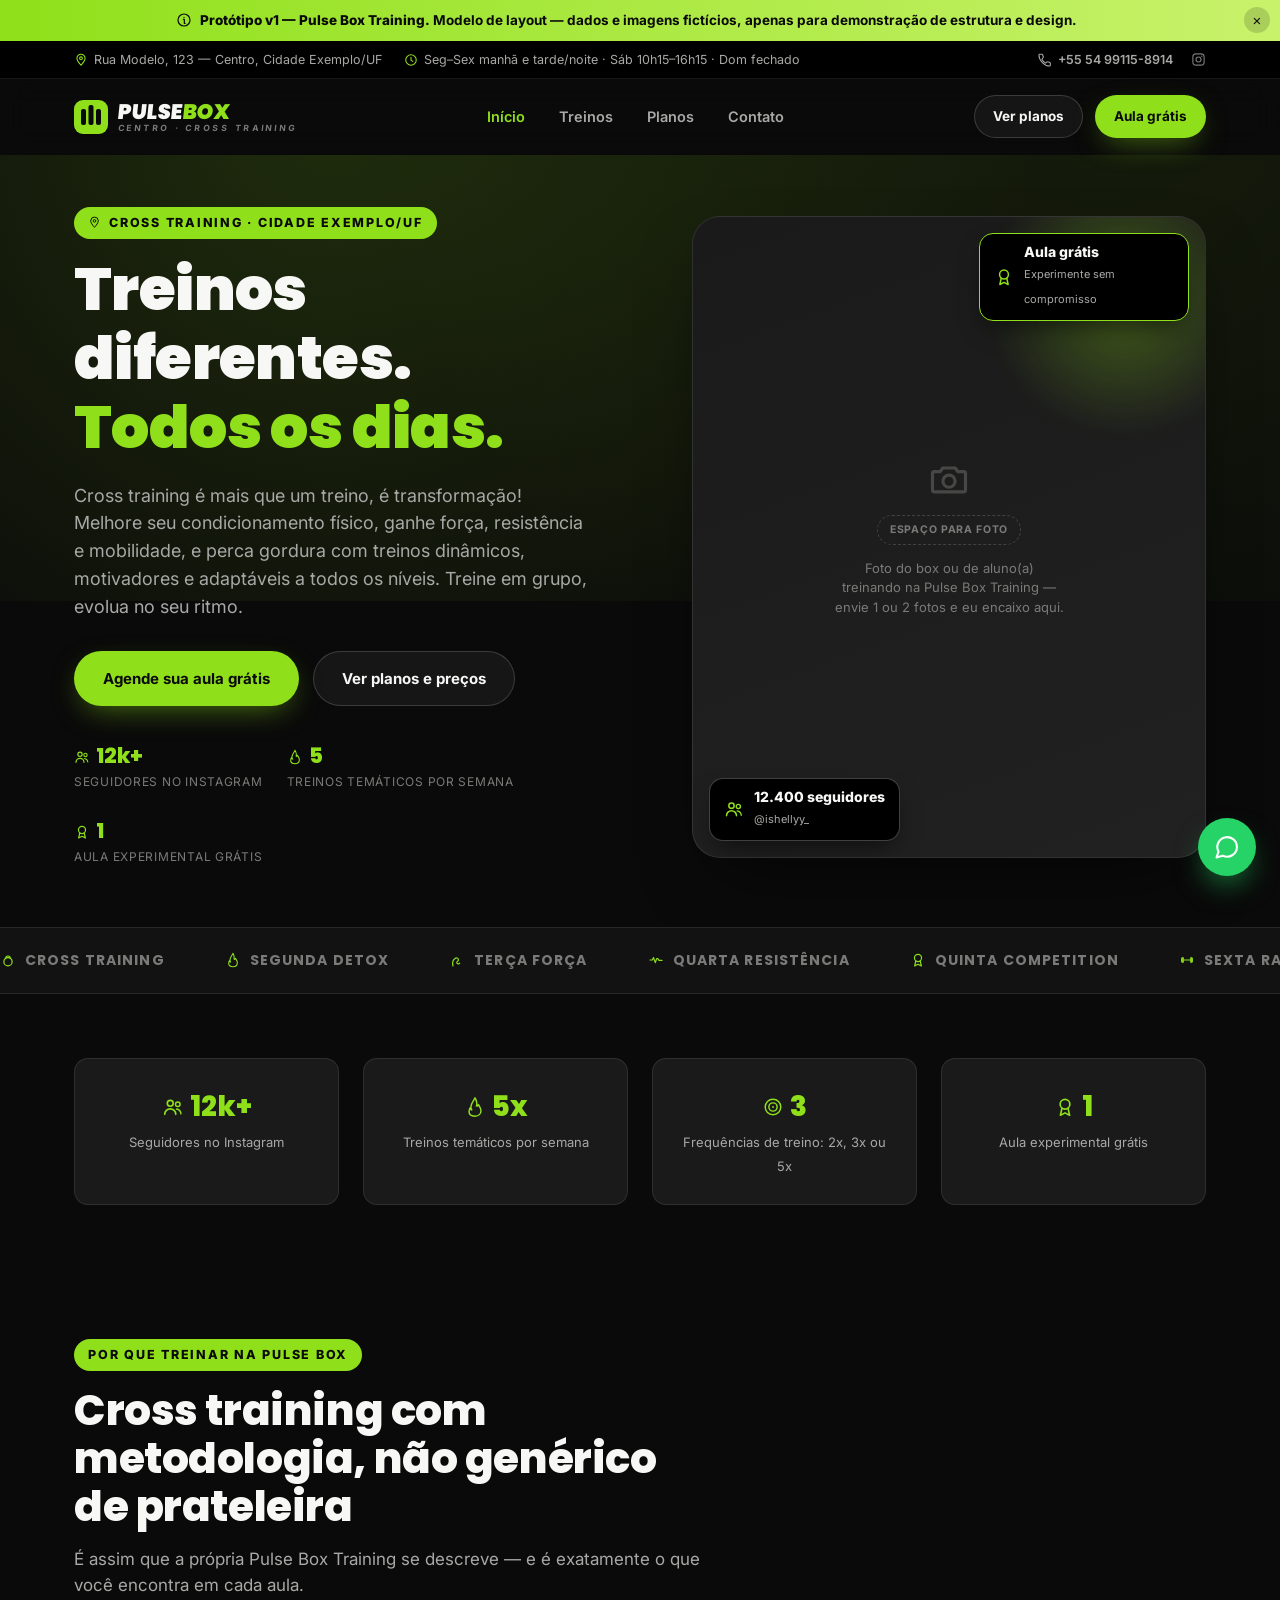
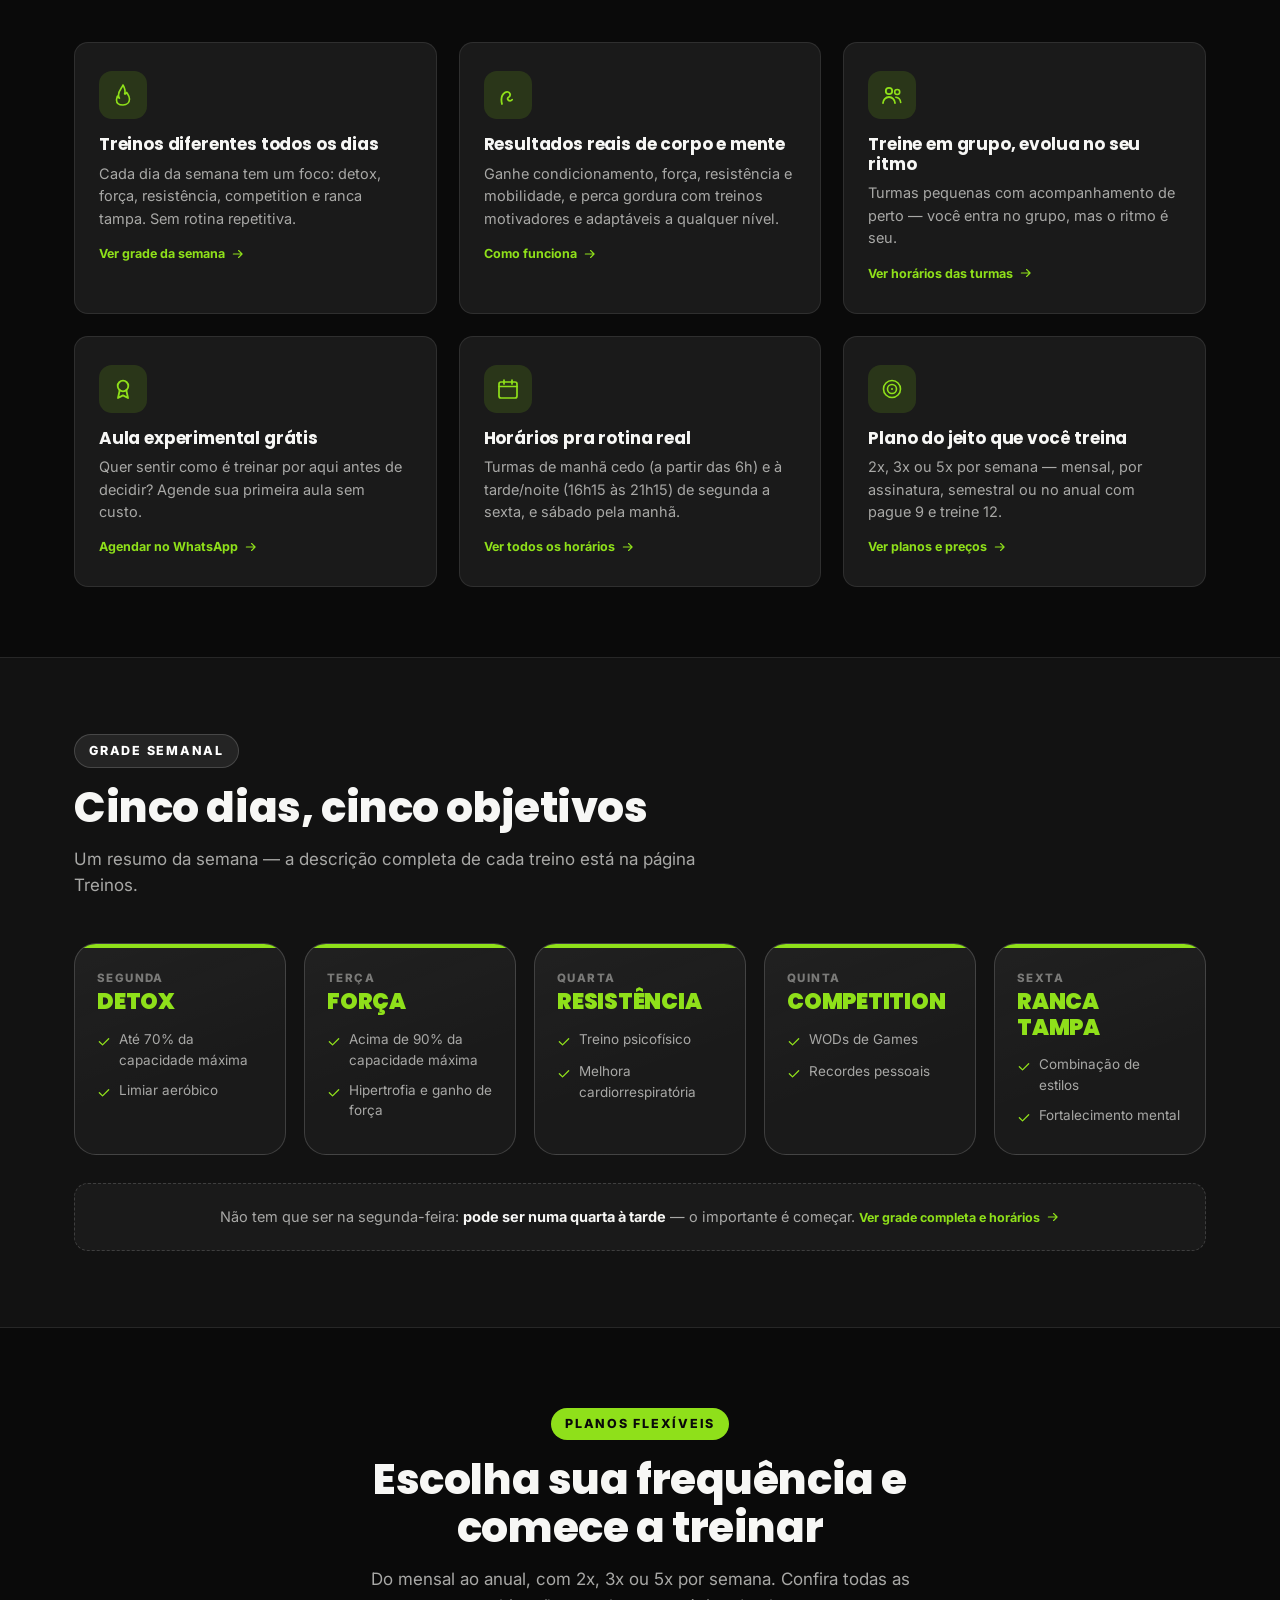
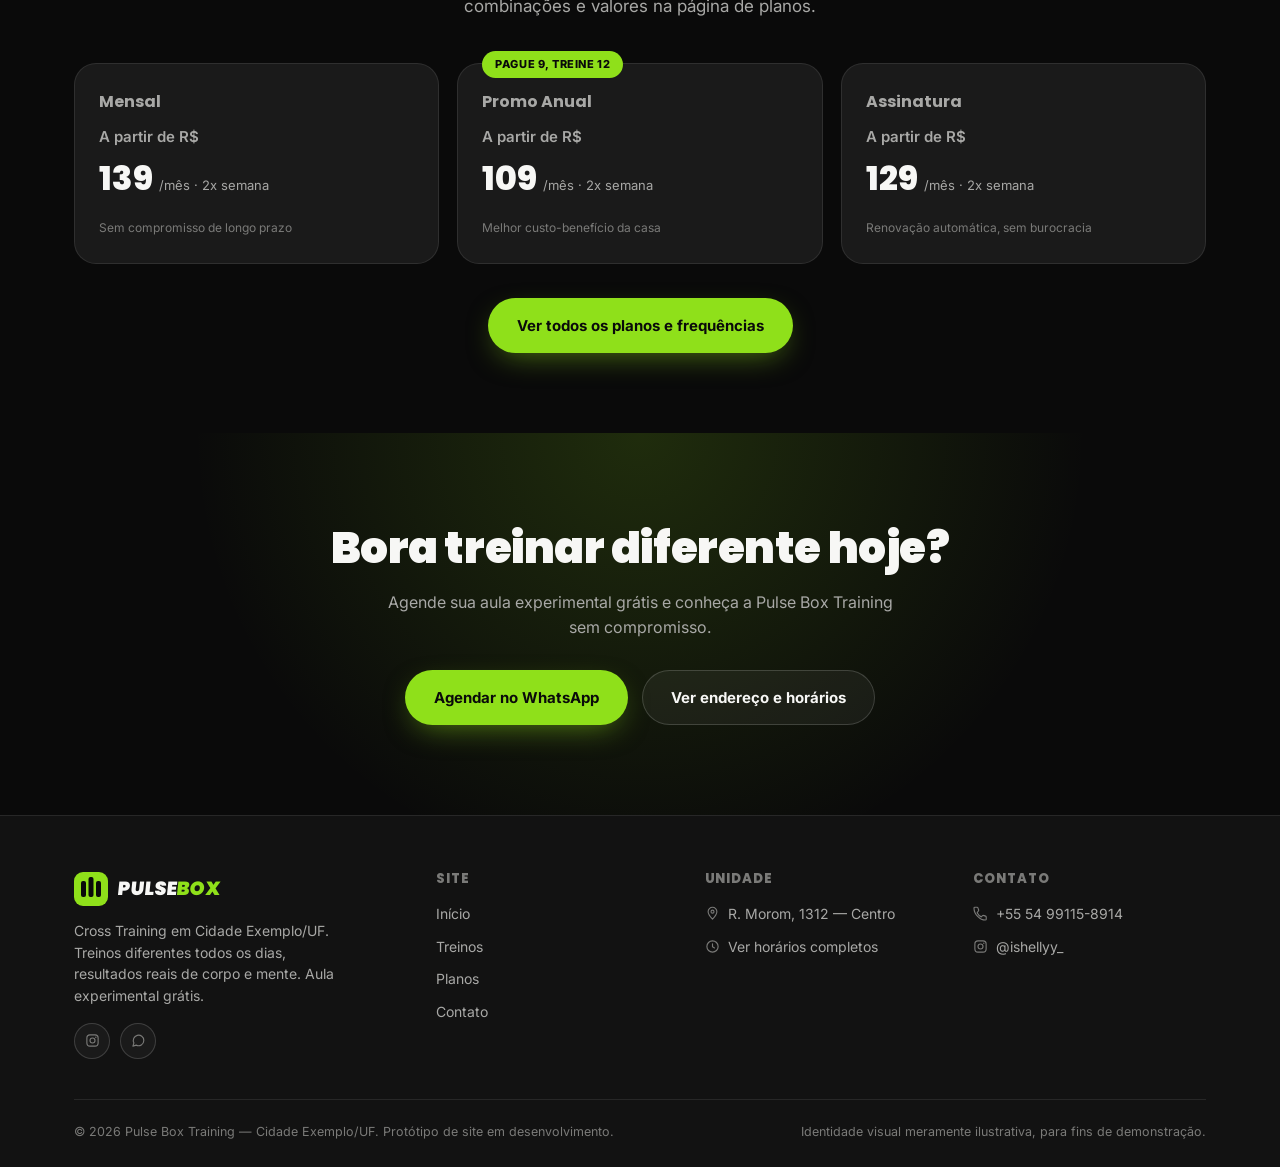
<file: projects/modelo-a/index.html>
<!DOCTYPE html>
<html lang="pt-BR">
<head>
<meta charset="UTF-8">
<meta name="viewport" content="width=device-width, initial-scale=1.0">
<title>Pulse Box Training — Cross Training em Cidade Exemplo/UF | Treinos diferentes, todos os dias</title>
<meta name="description" content="Pulse Box Training — Cross Training em Cidade Exemplo/UF. Treinos temáticos todos os dias, grupo pequeno, resultados reais. Agende sua aula experimental grátis.">
<link rel="preconnect" href="https://fonts.googleapis.com">
<link rel="preconnect" href="https://fonts.gstatic.com" crossorigin>
<link href="https://fonts.googleapis.com/css2?family=Inter:wght@400;500;600;700;800&family=Poppins:wght@600;700;800;900&display=swap" rel="stylesheet">
<link rel="stylesheet" href="style.css">
</head>
<body>
<noscript><style>.reveal{opacity:1!important;transform:none!important}</style></noscript>

<!-- ICON SPRITE -->
<svg style="display:none" aria-hidden="true">
  <symbol id="i-pin" viewBox="0 0 24 24"><path d="M12 21s7-7.58 7-12A7 7 0 105 9c0 4.42 7 12 7 12z" fill="none" stroke="currentColor" stroke-width="1.8" stroke-linejoin="round"/><circle cx="12" cy="9" r="2.4" fill="none" stroke="currentColor" stroke-width="1.8"/></symbol>
  <symbol id="i-clock" viewBox="0 0 24 24"><circle cx="12" cy="12" r="9" fill="none" stroke="currentColor" stroke-width="1.8"/><path d="M12 7.5v5l3.2 1.8" fill="none" stroke="currentColor" stroke-width="1.8" stroke-linecap="round" stroke-linejoin="round"/></symbol>
  <symbol id="i-phone" viewBox="0 0 24 24"><path d="M6.6 10.8a15.3 15.3 0 006.6 6.6l2.1-2.1a1.3 1.3 0 011.35-.3l3.5 1.15c.6.2 1 .75 1 1.4V21a1.4 1.4 0 01-1.4 1.4C11.1 22.4 1.6 12.9 1.6 3.4A1.4 1.4 0 013 2h3.55c.6 0 1.15.4 1.35 1l1.15 3.5c.2.5.05 1.05-.3 1.4z" fill="none" stroke="currentColor" stroke-width="1.8" stroke-linejoin="round"/></symbol>
  <symbol id="i-mail" viewBox="0 0 24 24"><rect x="3" y="5" width="18" height="14" rx="2" fill="none" stroke="currentColor" stroke-width="1.8"/><path d="M4 7l8 6 8-6" fill="none" stroke="currentColor" stroke-width="1.8" stroke-linecap="round" stroke-linejoin="round"/></symbol>
  <symbol id="i-instagram" viewBox="0 0 24 24"><rect x="3" y="3" width="18" height="18" rx="5" fill="none" stroke="currentColor" stroke-width="1.8"/><circle cx="12" cy="12" r="4" fill="none" stroke="currentColor" stroke-width="1.8"/><circle cx="17.3" cy="6.7" r="1.1" fill="currentColor" stroke="none"/></symbol>
  <symbol id="i-whatsapp" viewBox="0 0 24 24"><path d="M20.5 11.9a8.4 8.4 0 01-12.2 7.5L3 21l1.7-5.1a8.4 8.4 0 1115.8-4z" fill="none" stroke="currentColor" stroke-width="1.8" stroke-linejoin="round"/></symbol>
  <symbol id="i-check" viewBox="0 0 24 24"><path d="M20 6.5L9.5 17 4 11.5" fill="none" stroke="currentColor" stroke-width="2.2" stroke-linecap="round" stroke-linejoin="round"/></symbol>
  <symbol id="i-star-filled" viewBox="0 0 24 24"><path d="M12 2.7l2.9 5.9 6.5.9-4.7 4.6 1.1 6.5L12 17.7l-5.8 3 1.1-6.6-4.7-4.6 6.5-.9z" fill="currentColor" stroke="none"/></symbol>
  <symbol id="i-arrow-right" viewBox="0 0 24 24"><path d="M4 12h15M13 6l6 6-6 6" fill="none" stroke="currentColor" stroke-width="2" stroke-linecap="round" stroke-linejoin="round"/></symbol>
  <symbol id="i-users" viewBox="0 0 24 24"><circle cx="9" cy="8" r="3.2" fill="none" stroke="currentColor" stroke-width="1.8"/><path d="M3 20c0-3.3 2.7-6 6-6s6 2.7 6 6" fill="none" stroke="currentColor" stroke-width="1.8" stroke-linecap="round"/><circle cx="17.2" cy="9" r="2.5" fill="none" stroke="currentColor" stroke-width="1.6"/><path d="M15.8 14.2c2.6.3 4.6 2.4 4.9 5.3" fill="none" stroke="currentColor" stroke-width="1.6" stroke-linecap="round"/></symbol>
  <symbol id="i-award" viewBox="0 0 24 24"><circle cx="12" cy="9" r="5.3" fill="none" stroke="currentColor" stroke-width="1.8"/><path d="M8.7 13.3L7 21l5-2.6L17 21l-1.7-7.7" fill="none" stroke="currentColor" stroke-width="1.8" stroke-linecap="round" stroke-linejoin="round"/></symbol>
  <symbol id="i-shield" viewBox="0 0 24 24"><path d="M12 2.5l7.5 2.8v5.8c0 5-3.3 8.2-7.5 10.4-4.2-2.2-7.5-5.4-7.5-10.4V5.3z" fill="none" stroke="currentColor" stroke-width="1.8" stroke-linejoin="round"/><path d="M8.7 12l2.1 2.1 4.2-4.2" fill="none" stroke="currentColor" stroke-width="1.8" stroke-linecap="round" stroke-linejoin="round"/></symbol>
  <symbol id="i-target" viewBox="0 0 24 24"><circle cx="12" cy="12" r="8.5" fill="none" stroke="currentColor" stroke-width="1.6"/><circle cx="12" cy="12" r="4.5" fill="none" stroke="currentColor" stroke-width="1.6"/><circle cx="12" cy="12" r="1" fill="currentColor" stroke="none"/></symbol>
  <symbol id="i-dumbbell" viewBox="0 0 24 24"><path d="M6.6 12h10.8M4 9.3v5.4M20 9.3v5.4" fill="none" stroke="currentColor" stroke-width="1.8" stroke-linecap="round"/><rect x="4.6" y="7.6" width="2.6" height="8.8" rx="1.2" fill="currentColor" stroke="none"/><rect x="16.8" y="7.6" width="2.6" height="8.8" rx="1.2" fill="currentColor" stroke="none"/></symbol>
  <symbol id="i-kettlebell" viewBox="0 0 24 24"><circle cx="12" cy="14.5" r="6.2" fill="none" stroke="currentColor" stroke-width="1.8"/><path d="M8.7 9.3a3.3 3.3 0 016.6 0" fill="none" stroke="currentColor" stroke-width="1.8" stroke-linecap="round"/></symbol>
  <symbol id="i-flex" viewBox="0 0 24 24"><path d="M6 21c-1.3-5 .1-9.4 3-11.4 2-1.4 4.3-.6 5 1.2.6 1.6-.3 2.7-1.4 3.4-1 .6-1.3 1.8-.5 2.7 1 1.2 2.9 1.3 4-.1" fill="none" stroke="currentColor" stroke-width="1.8" stroke-linecap="round" stroke-linejoin="round"/></symbol>
  <symbol id="i-pulse" viewBox="0 0 24 24"><path d="M3 12h3.5l1.8-3.6L11 16l2-6h2l1.4 2.6H21" fill="none" stroke="currentColor" stroke-width="1.8" stroke-linecap="round" stroke-linejoin="round"/></symbol>
  <symbol id="i-menu" viewBox="0 0 24 24"><path d="M4 7h16M4 12h16M4 17h16" fill="none" stroke="currentColor" stroke-width="1.9" stroke-linecap="round"/></symbol>
  <symbol id="i-camera" viewBox="0 0 24 24"><path d="M4 8h3.2L8.6 6h6.8L16.8 8H20a1 1 0 011 1v9a1 1 0 01-1 1H4a1 1 0 01-1-1V9a1 1 0 011-1z" fill="none" stroke="currentColor" stroke-width="1.7" stroke-linejoin="round"/><circle cx="12" cy="13.2" r="3.3" fill="none" stroke="currentColor" stroke-width="1.7"/></symbol>
  <symbol id="i-calendar" viewBox="0 0 24 24"><rect x="3" y="5" width="18" height="16" rx="2" fill="none" stroke="currentColor" stroke-width="1.7"/><path d="M3 9.5h18M8 3v4M16 3v4" fill="none" stroke="currentColor" stroke-width="1.7" stroke-linecap="round"/></symbol>
  <symbol id="i-info" viewBox="0 0 24 24"><circle cx="12" cy="12" r="9" fill="none" stroke="currentColor" stroke-width="1.8"/><path d="M12 8.2h.01M11.1 11h1.4v6h1.3" fill="none" stroke="currentColor" stroke-width="1.8" stroke-linecap="round" stroke-linejoin="round"/></symbol>
  <symbol id="i-fire" viewBox="0 0 24 24"><path d="M12 22c4 0 6.5-2.6 6.5-6 0-3-1.8-4.6-2.8-6.6-.6 1.4-1.4 2-2.1 1.4C14.5 8.4 14 5.5 12 2c-1 3-4.5 5.7-4.5 10 0 1.4.4 2.4 1 3.2-1-.3-1.7-1-2.1-2C6 14.6 5.5 16 5.5 17c0 3 2.5 5 6.5 5z" fill="none" stroke="currentColor" stroke-width="1.6" stroke-linejoin="round"/></symbol>
</svg>

<div id="proto-ribbon">
  <svg class="icon" width="16" height="16"><use href="#i-info"/></svg>
  <span><b>Protótipo v1 — Pulse Box Training.</b> Modelo de layout — dados e imagens fictícios, apenas para demonstração de estrutura e design.</span>
  <button onclick="document.getElementById('proto-ribbon').style.display='none'" aria-label="Fechar aviso">×</button>
</div>

<div class="topbar">
  <div class="topbar-inner">
    <div class="topbar-left">
      <span><svg class="icon" width="14" height="14"><use href="#i-pin"/></svg> Rua Modelo, 123 — Centro, Cidade Exemplo/UF</span>
      <span><svg class="icon" width="14" height="14"><use href="#i-clock"/></svg> Seg–Sex manhã e tarde/noite · Sáb 10h15–16h15 · Dom fechado</span>
    </div>
    <div class="topbar-right">
      <a href="https://wa.me/5554991158914" target="_blank" rel="noopener"><svg class="icon" width="14" height="14"><use href="#i-phone"/></svg> +55 54 99115-8914</a>
      <div class="topbar-social">
        <a href="https://www.instagram.com/ishellyy_/" target="_blank" rel="noopener" aria-label="Instagram"><svg class="icon" width="15" height="15"><use href="#i-instagram"/></svg></a>
      </div>
    </div>
  </div>
</div>

<header id="site-header">
  <nav class="nav">
    <a href="index.html" class="logo">
      <svg class="logo-mark" width="34" height="34" viewBox="0 0 34 34" fill="none"><rect width="34" height="34" rx="9" fill="#8FE01A"/><rect x="7" y="9" width="5" height="16" rx="2" fill="#0a0a0a"/><rect x="14.5" y="5" width="5" height="20" rx="2" fill="#0a0a0a"/><rect x="22" y="9" width="5" height="16" rx="2" fill="#0a0a0a"/></svg>
      <span class="logo-wrap">
        <span class="logo-word">Pulse<span>Box</span></span>
        <span class="logo-sub">Centro · Cross Training</span>
      </span>
    </a>
    <div class="nav-links">
      <a href="index.html" class="active">Início</a>
      <a href="treinos.html">Treinos</a>
      <a href="planos.html">Planos</a>
      <a href="contato.html">Contato</a>
    </div>
    <div class="nav-cta">
      <a href="planos.html" class="btn btn-ghost btn-sm">Ver planos</a>
      <a href="https://wa.me/5554991158914?text=Ol%C3%A1!%20Quero%20agendar%20minha%20aula%20experimental%20gr%C3%A1tis%20na%20Protein%20Box%20Centro." target="_blank" rel="noopener" class="btn btn-primary btn-sm">Aula grátis</a>
      <button class="burger" id="burgerBtn" aria-label="Abrir menu"><svg class="icon" width="24" height="24"><use href="#i-menu"/></svg></button>
    </div>
  </nav>
  <div class="mobile-menu" id="mobileMenu">
    <a href="index.html">Início</a>
    <a href="treinos.html">Treinos</a>
    <a href="planos.html">Planos</a>
    <a href="contato.html">Contato</a>
    <a href="https://wa.me/5554991158914" target="_blank" rel="noopener">Falar no WhatsApp →</a>
  </div>
</header>

<main id="topo">

  <!-- HERO -->
  <section class="hero">
    <div class="wrap hero-grid">
      <div class="reveal in">
        <span class="eyebrow"><svg class="icon" width="13" height="13"><use href="#i-pin"/></svg> Cross Training · Cidade Exemplo/UF</span>
        <h1>Treinos diferentes.<br><em>Todos os dias.</em></h1>
        <p class="lead">Cross training é mais que um treino, é transformação! Melhore seu condicionamento físico, ganhe força, resistência e mobilidade, e perca gordura com treinos dinâmicos, motivadores e adaptáveis a todos os níveis. Treine em grupo, evolua no seu ritmo.</p>
        <div class="hero-actions">
          <a href="https://wa.me/5554991158914?text=Ol%C3%A1!%20Quero%20agendar%20minha%20aula%20experimental%20gr%C3%A1tis%20na%20Protein%20Box%20Centro." target="_blank" rel="noopener" class="btn btn-primary">Agende sua aula grátis</a>
          <a href="planos.html" class="btn btn-ghost">Ver planos e preços</a>
        </div>
        <div class="hero-mini">
          <div><strong><svg class="icon" width="16" height="16"><use href="#i-users"/></svg>12k+</strong><span>Seguidores no Instagram</span></div>
          <div><strong><svg class="icon" width="16" height="16"><use href="#i-fire"/></svg>5</strong><span>Treinos temáticos por semana</span></div>
          <div><strong><svg class="icon" width="16" height="16"><use href="#i-award"/></svg>1</strong><span>Aula experimental grátis</span></div>
        </div>
      </div>
      <div class="hero-visual reveal in">
        <div class="glow"></div>
        <div class="hero-photo-placeholder">
          <svg class="icon" width="44" height="44"><use href="#i-camera"/></svg>
          <span class="tag">Espaço para foto</span>
          <p>Foto do box ou de aluno(a) treinando na Pulse Box Training — envie 1 ou 2 fotos e eu encaixo aqui.</p>
        </div>
        <div class="hero-badge top">
          <svg class="icon" width="20" height="20"><use href="#i-award"/></svg>
          <div><strong>Aula grátis</strong><span>Experimente sem compromisso</span></div>
        </div>
        <div class="hero-badge bottom">
          <svg class="icon" width="20" height="20"><use href="#i-users"/></svg>
          <div><strong>12.400 seguidores</strong><span>@ishellyy_</span></div>
        </div>
      </div>
    </div>
  </section>

  <div class="marquee-strip">
    <div class="marquee-track">
      <span><svg class="icon" width="16" height="16"><use href="#i-kettlebell"/></svg> Cross Training</span>
      <span><svg class="icon" width="16" height="16"><use href="#i-fire"/></svg> Segunda Detox</span>
      <span><svg class="icon" width="16" height="16"><use href="#i-flex"/></svg> Terça Força</span>
      <span><svg class="icon" width="16" height="16"><use href="#i-pulse"/></svg> Quarta Resistência</span>
      <span><svg class="icon" width="16" height="16"><use href="#i-award"/></svg> Quinta Competition</span>
      <span><svg class="icon" width="16" height="16"><use href="#i-dumbbell"/></svg> Sexta Ranca Tampa</span>
      <span><svg class="icon" width="16" height="16"><use href="#i-kettlebell"/></svg> Cross Training</span>
      <span><svg class="icon" width="16" height="16"><use href="#i-fire"/></svg> Segunda Detox</span>
      <span><svg class="icon" width="16" height="16"><use href="#i-flex"/></svg> Terça Força</span>
      <span><svg class="icon" width="16" height="16"><use href="#i-pulse"/></svg> Quarta Resistência</span>
      <span><svg class="icon" width="16" height="16"><use href="#i-award"/></svg> Quinta Competition</span>
      <span><svg class="icon" width="16" height="16"><use href="#i-dumbbell"/></svg> Sexta Ranca Tampa</span>
    </div>
  </div>

  <!-- STATS -->
  <section class="stats">
    <div class="wrap stats-grid">
      <div class="stat reveal"><strong><svg class="icon" width="22" height="22"><use href="#i-users"/></svg>12k+</strong><span>Seguidores no Instagram</span></div>
      <div class="stat reveal"><strong><svg class="icon" width="22" height="22"><use href="#i-fire"/></svg>5x</strong><span>Treinos temáticos por semana</span></div>
      <div class="stat reveal"><strong><svg class="icon" width="22" height="22"><use href="#i-target"/></svg>3</strong><span>Frequências de treino: 2x, 3x ou 5x</span></div>
      <div class="stat reveal"><strong><svg class="icon" width="22" height="22"><use href="#i-award"/></svg>1</strong><span>Aula experimental grátis</span></div>
    </div>
  </section>

  <!-- VALUE PROPS -->
  <section class="values" id="sobre">
    <div class="wrap">
      <div class="section-head reveal">
        <span class="eyebrow">Por que treinar na Pulse Box</span>
        <h2>Cross training com metodologia, não genérico de prateleira</h2>
        <p>É assim que a própria Pulse Box Training se descreve — e é exatamente o que você encontra em cada aula.</p>
      </div>
      <div class="values-grid">
        <div class="value-card reveal">
          <div class="ic"><svg class="icon" width="24" height="24"><use href="#i-fire"/></svg></div>
          <h3>Treinos diferentes todos os dias</h3>
          <p>Cada dia da semana tem um foco: detox, força, resistência, competition e ranca tampa. Sem rotina repetitiva.</p>
          <a href="treinos.html" class="value-more">Ver grade da semana <svg class="icon" width="14" height="14"><use href="#i-arrow-right"/></svg></a>
        </div>
        <div class="value-card reveal">
          <div class="ic"><svg class="icon" width="24" height="24"><use href="#i-flex"/></svg></div>
          <h3>Resultados reais de corpo e mente</h3>
          <p>Ganhe condicionamento, força, resistência e mobilidade, e perca gordura com treinos motivadores e adaptáveis a qualquer nível.</p>
          <a href="treinos.html" class="value-more">Como funciona <svg class="icon" width="14" height="14"><use href="#i-arrow-right"/></svg></a>
        </div>
        <div class="value-card reveal">
          <div class="ic"><svg class="icon" width="24" height="24"><use href="#i-users"/></svg></div>
          <h3>Treine em grupo, evolua no seu ritmo</h3>
          <p>Turmas pequenas com acompanhamento de perto — você entra no grupo, mas o ritmo é seu.</p>
          <a href="contato.html" class="value-more">Ver horários das turmas <svg class="icon" width="14" height="14"><use href="#i-arrow-right"/></svg></a>
        </div>
        <div class="value-card reveal">
          <div class="ic"><svg class="icon" width="24" height="24"><use href="#i-award"/></svg></div>
          <h3>Aula experimental grátis</h3>
          <p>Quer sentir como é treinar por aqui antes de decidir? Agende sua primeira aula sem custo.</p>
          <a href="https://wa.me/5554991158914" target="_blank" rel="noopener" class="value-more">Agendar no WhatsApp <svg class="icon" width="14" height="14"><use href="#i-arrow-right"/></svg></a>
        </div>
        <div class="value-card reveal">
          <div class="ic"><svg class="icon" width="24" height="24"><use href="#i-calendar"/></svg></div>
          <h3>Horários pra rotina real</h3>
          <p>Turmas de manhã cedo (a partir das 6h) e à tarde/noite (16h15 às 21h15) de segunda a sexta, e sábado pela manhã.</p>
          <a href="contato.html" class="value-more">Ver todos os horários <svg class="icon" width="14" height="14"><use href="#i-arrow-right"/></svg></a>
        </div>
        <div class="value-card reveal">
          <div class="ic"><svg class="icon" width="24" height="24"><use href="#i-target"/></svg></div>
          <h3>Plano do jeito que você treina</h3>
          <p>2x, 3x ou 5x por semana — mensal, por assinatura, semestral ou no anual com pague 9 e treine 12.</p>
          <a href="planos.html" class="value-more">Ver planos e preços <svg class="icon" width="14" height="14"><use href="#i-arrow-right"/></svg></a>
        </div>
      </div>
    </div>
  </section>

  <!-- GRADE PREVIEW -->
  <section class="grade" id="grade-preview">
    <div class="wrap">
      <div class="section-head reveal">
        <span class="eyebrow alt">Grade semanal</span>
        <h2>Cinco dias, cinco objetivos</h2>
        <p>Um resumo da semana — a descrição completa de cada treino está na página Treinos.</p>
      </div>
      <div class="grade-grid">
        <div class="day-card reveal">
          <span class="day-label">Segunda</span>
          <h3>Detox</h3>
          <ul>
            <li><span class="check"><svg class="icon" width="14" height="14"><use href="#i-check"/></svg></span> Até 70% da capacidade máxima</li>
            <li><span class="check"><svg class="icon" width="14" height="14"><use href="#i-check"/></svg></span> Limiar aeróbico</li>
          </ul>
        </div>
        <div class="day-card reveal">
          <span class="day-label">Terça</span>
          <h3>Força</h3>
          <ul>
            <li><span class="check"><svg class="icon" width="14" height="14"><use href="#i-check"/></svg></span> Acima de 90% da capacidade máxima</li>
            <li><span class="check"><svg class="icon" width="14" height="14"><use href="#i-check"/></svg></span> Hipertrofia e ganho de força</li>
          </ul>
        </div>
        <div class="day-card reveal">
          <span class="day-label">Quarta</span>
          <h3>Resistência</h3>
          <ul>
            <li><span class="check"><svg class="icon" width="14" height="14"><use href="#i-check"/></svg></span> Treino psicofísico</li>
            <li><span class="check"><svg class="icon" width="14" height="14"><use href="#i-check"/></svg></span> Melhora cardiorrespiratória</li>
          </ul>
        </div>
        <div class="day-card reveal">
          <span class="day-label">Quinta</span>
          <h3>Competition</h3>
          <ul>
            <li><span class="check"><svg class="icon" width="14" height="14"><use href="#i-check"/></svg></span> WODs de Games</li>
            <li><span class="check"><svg class="icon" width="14" height="14"><use href="#i-check"/></svg></span> Recordes pessoais</li>
          </ul>
        </div>
        <div class="day-card reveal">
          <span class="day-label">Sexta</span>
          <h3>Ranca Tampa</h3>
          <ul>
            <li><span class="check"><svg class="icon" width="14" height="14"><use href="#i-check"/></svg></span> Combinação de estilos</li>
            <li><span class="check"><svg class="icon" width="14" height="14"><use href="#i-check"/></svg></span> Fortalecimento mental</li>
          </ul>
        </div>
      </div>
      <div class="grade-note reveal">Não tem que ser na segunda-feira: <strong>pode ser numa quarta à tarde</strong> — o importante é começar. <a href="treinos.html" class="value-more" style="margin-top:0">Ver grade completa e horários <svg class="icon" width="14" height="14"><use href="#i-arrow-right"/></svg></a></div>
    </div>
  </section>

  <!-- PLANOS PREVIEW -->
  <section class="planos" id="planos-preview">
    <div class="wrap">
      <div class="section-head center reveal">
        <span class="eyebrow">Planos flexíveis</span>
        <h2>Escolha sua frequência e comece a treinar</h2>
        <p class="center">Do mensal ao anual, com 2x, 3x ou 5x por semana. Confira todas as combinações e valores na página de planos.</p>
      </div>
      <div class="freq-grid">
        <div class="freq-card reveal">
          <div class="freq-name">Mensal</div>
          <div class="freq-price"><span class="currency">A partir de R$</span></div>
          <div class="freq-price"><span class="value">139</span><span class="period">/mês · 2x semana</span></div>
          <div class="freq-note">Sem compromisso de longo prazo</div>
        </div>
        <div class="freq-card reveal">
          <span class="plan-tag">Pague 9, treine 12</span>
          <div class="freq-name">Promo Anual</div>
          <div class="freq-price"><span class="currency">A partir de R$</span></div>
          <div class="freq-price"><span class="value">109</span><span class="period">/mês · 2x semana</span></div>
          <div class="freq-note">Melhor custo-benefício da casa</div>
        </div>
        <div class="freq-card reveal">
          <div class="freq-name">Assinatura</div>
          <div class="freq-price"><span class="currency">A partir de R$</span></div>
          <div class="freq-price"><span class="value">129</span><span class="period">/mês · 2x semana</span></div>
          <div class="freq-note">Renovação automática, sem burocracia</div>
        </div>
      </div>
      <div style="text-align:center;margin-top:34px">
        <a href="planos.html" class="btn btn-primary">Ver todos os planos e frequências</a>
      </div>
    </div>
  </section>

  <!-- CTA FINAL -->
  <section class="cta-final">
    <div class="wrap">
      <h2>Bora treinar diferente hoje?</h2>
      <p>Agende sua aula experimental grátis e conheça a Pulse Box Training sem compromisso.</p>
      <div class="actions">
        <a href="https://wa.me/5554991158914?text=Ol%C3%A1!%20Quero%20agendar%20minha%20aula%20experimental%20gr%C3%A1tis%20na%20Protein%20Box%20Centro." target="_blank" rel="noopener" class="btn btn-primary">Agendar no WhatsApp</a>
        <a href="contato.html" class="btn btn-ghost">Ver endereço e horários</a>
      </div>
    </div>
  </section>

</main>

<footer>
  <div class="wrap">
    <div class="foot-grid">
      <div class="foot-col">
        <div class="foot-logo">
          <svg class="logo-mark" width="30" height="30" viewBox="0 0 34 34" fill="none"><rect width="34" height="34" rx="9" fill="#8FE01A"/><rect x="7" y="9" width="5" height="16" rx="2" fill="#0a0a0a"/><rect x="14.5" y="5" width="5" height="20" rx="2" fill="#0a0a0a"/><rect x="22" y="9" width="5" height="16" rx="2" fill="#0a0a0a"/></svg>
          <span class="logo-word">Pulse<span>Box</span></span>
        </div>
        <p>Cross Training em Cidade Exemplo/UF. Treinos diferentes todos os dias, resultados reais de corpo e mente. Aula experimental grátis.</p>
        <div class="foot-social">
          <a href="https://www.instagram.com/ishellyy_/" target="_blank" rel="noopener" aria-label="Instagram"><svg class="icon" width="17" height="17"><use href="#i-instagram"/></svg></a>
          <a href="https://wa.me/5554991158914" target="_blank" rel="noopener" aria-label="WhatsApp"><svg class="icon" width="17" height="17"><use href="#i-whatsapp"/></svg></a>
        </div>
      </div>
      <div class="foot-col">
        <h4>Site</h4>
        <ul>
          <li><a href="index.html">Início</a></li>
          <li><a href="treinos.html">Treinos</a></li>
          <li><a href="planos.html">Planos</a></li>
          <li><a href="contato.html">Contato</a></li>
        </ul>
      </div>
      <div class="foot-col">
        <h4>Unidade</h4>
        <ul>
          <li><a href="contato.html"><svg class="icon" width="15" height="15"><use href="#i-pin"/></svg> R. Morom, 1312 — Centro</a></li>
          <li><a href="contato.html"><svg class="icon" width="15" height="15"><use href="#i-clock"/></svg> Ver horários completos</a></li>
        </ul>
      </div>
      <div class="foot-col">
        <h4>Contato</h4>
        <ul>
          <li><a href="https://wa.me/5554991158914" target="_blank" rel="noopener"><svg class="icon" width="15" height="15"><use href="#i-phone"/></svg> +55 54 99115-8914</a></li>
          <li><a href="https://www.instagram.com/ishellyy_/" target="_blank" rel="noopener"><svg class="icon" width="15" height="15"><use href="#i-instagram"/></svg> @ishellyy_</a></li>
        </ul>
      </div>
    </div>
    <div class="foot-bottom">
      <span>© 2026 Pulse Box Training — Cidade Exemplo/UF. Protótipo de site em desenvolvimento.</span>
      <span>Identidade visual meramente ilustrativa, para fins de demonstração.</span>
    </div>
  </div>
</footer>

<a href="https://wa.me/5554991158914?text=Ol%C3%A1!%20Quero%20agendar%20minha%20aula%20experimental%20gr%C3%A1tis%20na%20Protein%20Box%20Centro." target="_blank" rel="noopener" class="wa-float" aria-label="Falar no WhatsApp"><svg class="icon" width="28" height="28"><use href="#i-whatsapp"/></svg></a>

<script src="script.js"></script>
</body>
</html>
</file>
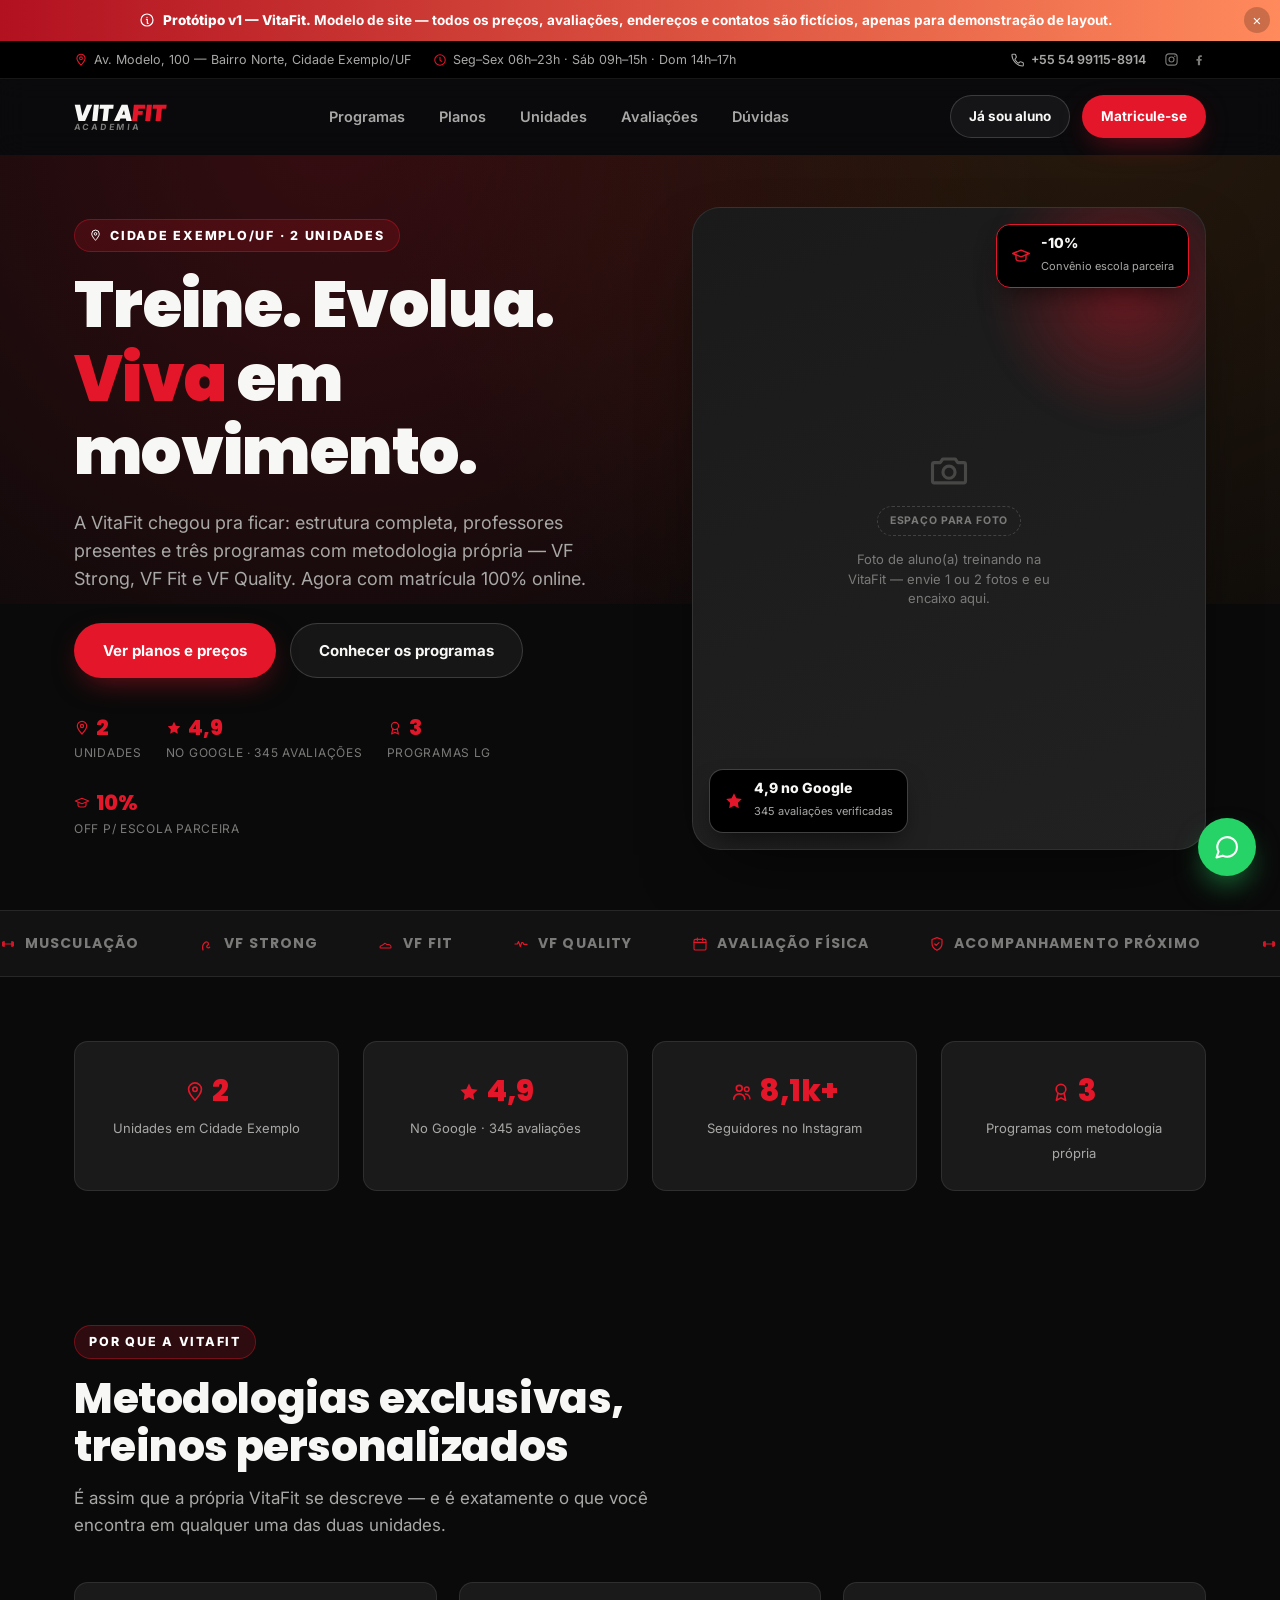
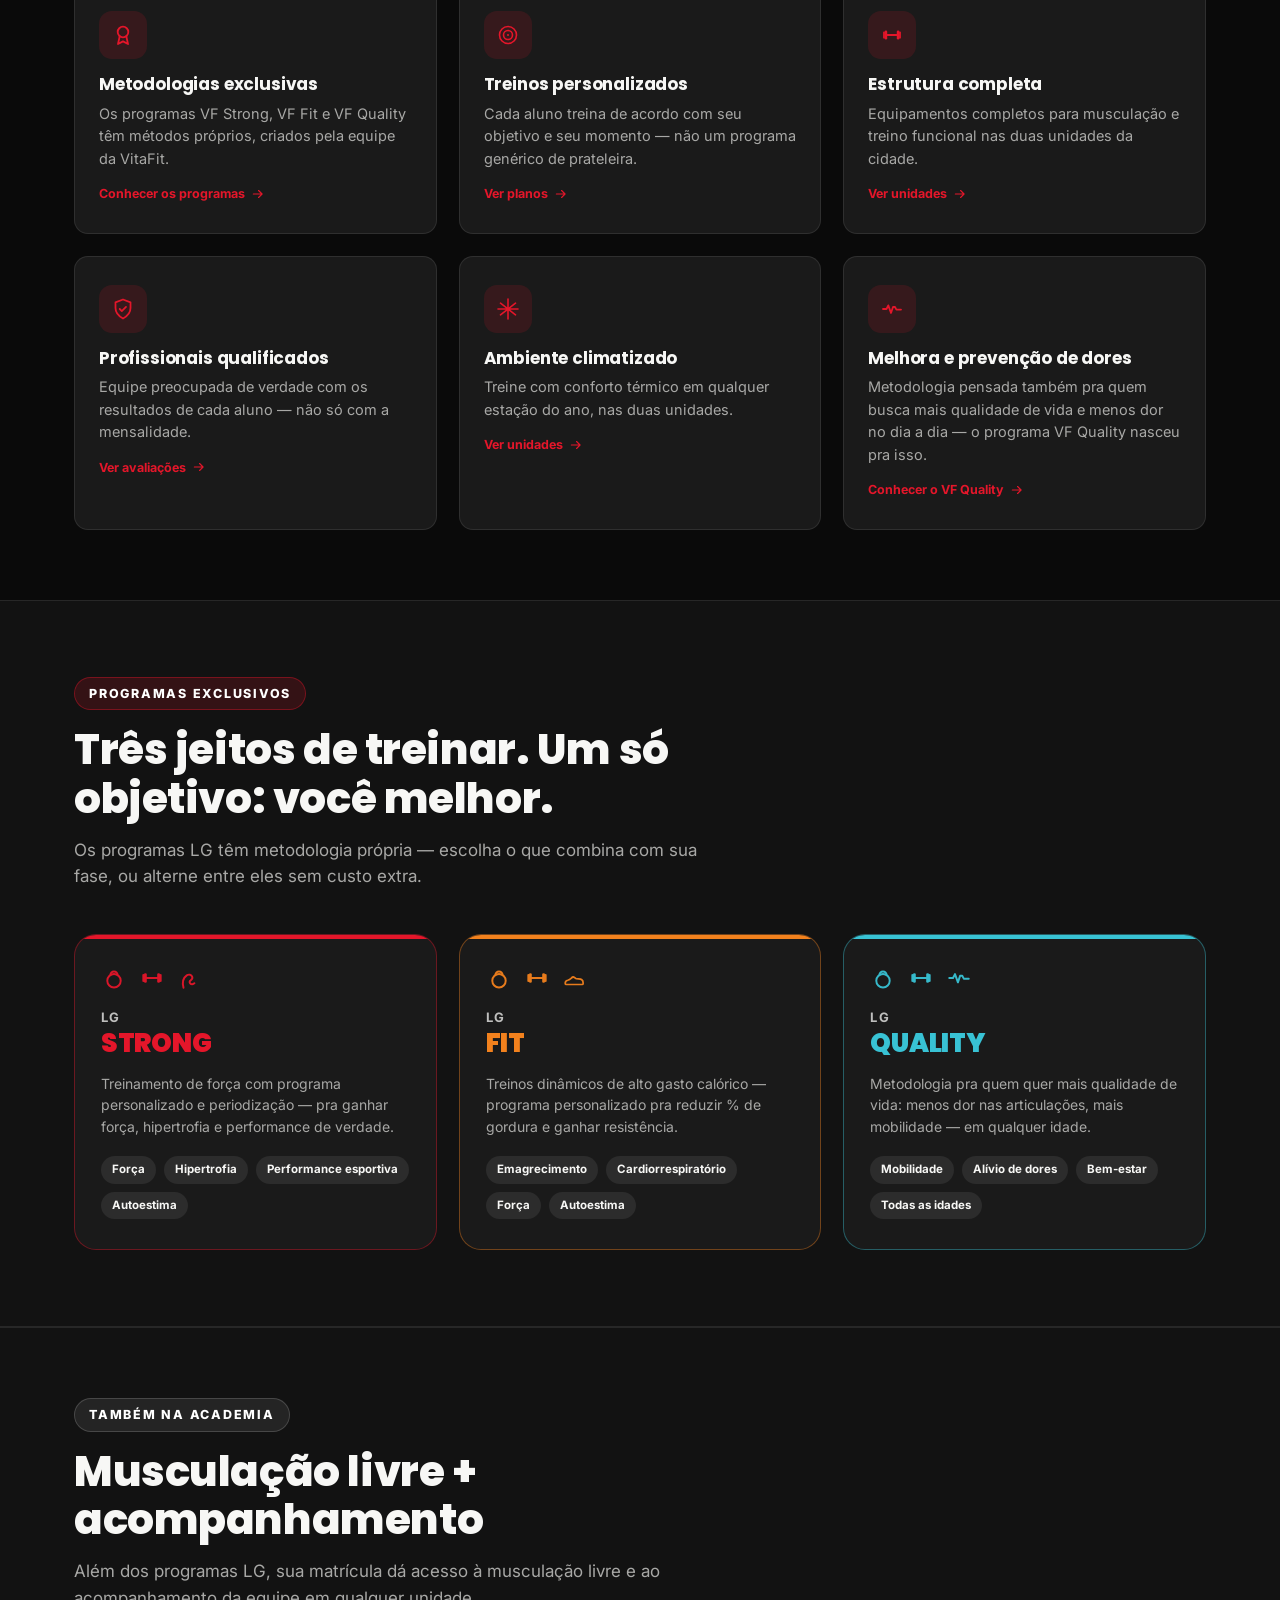
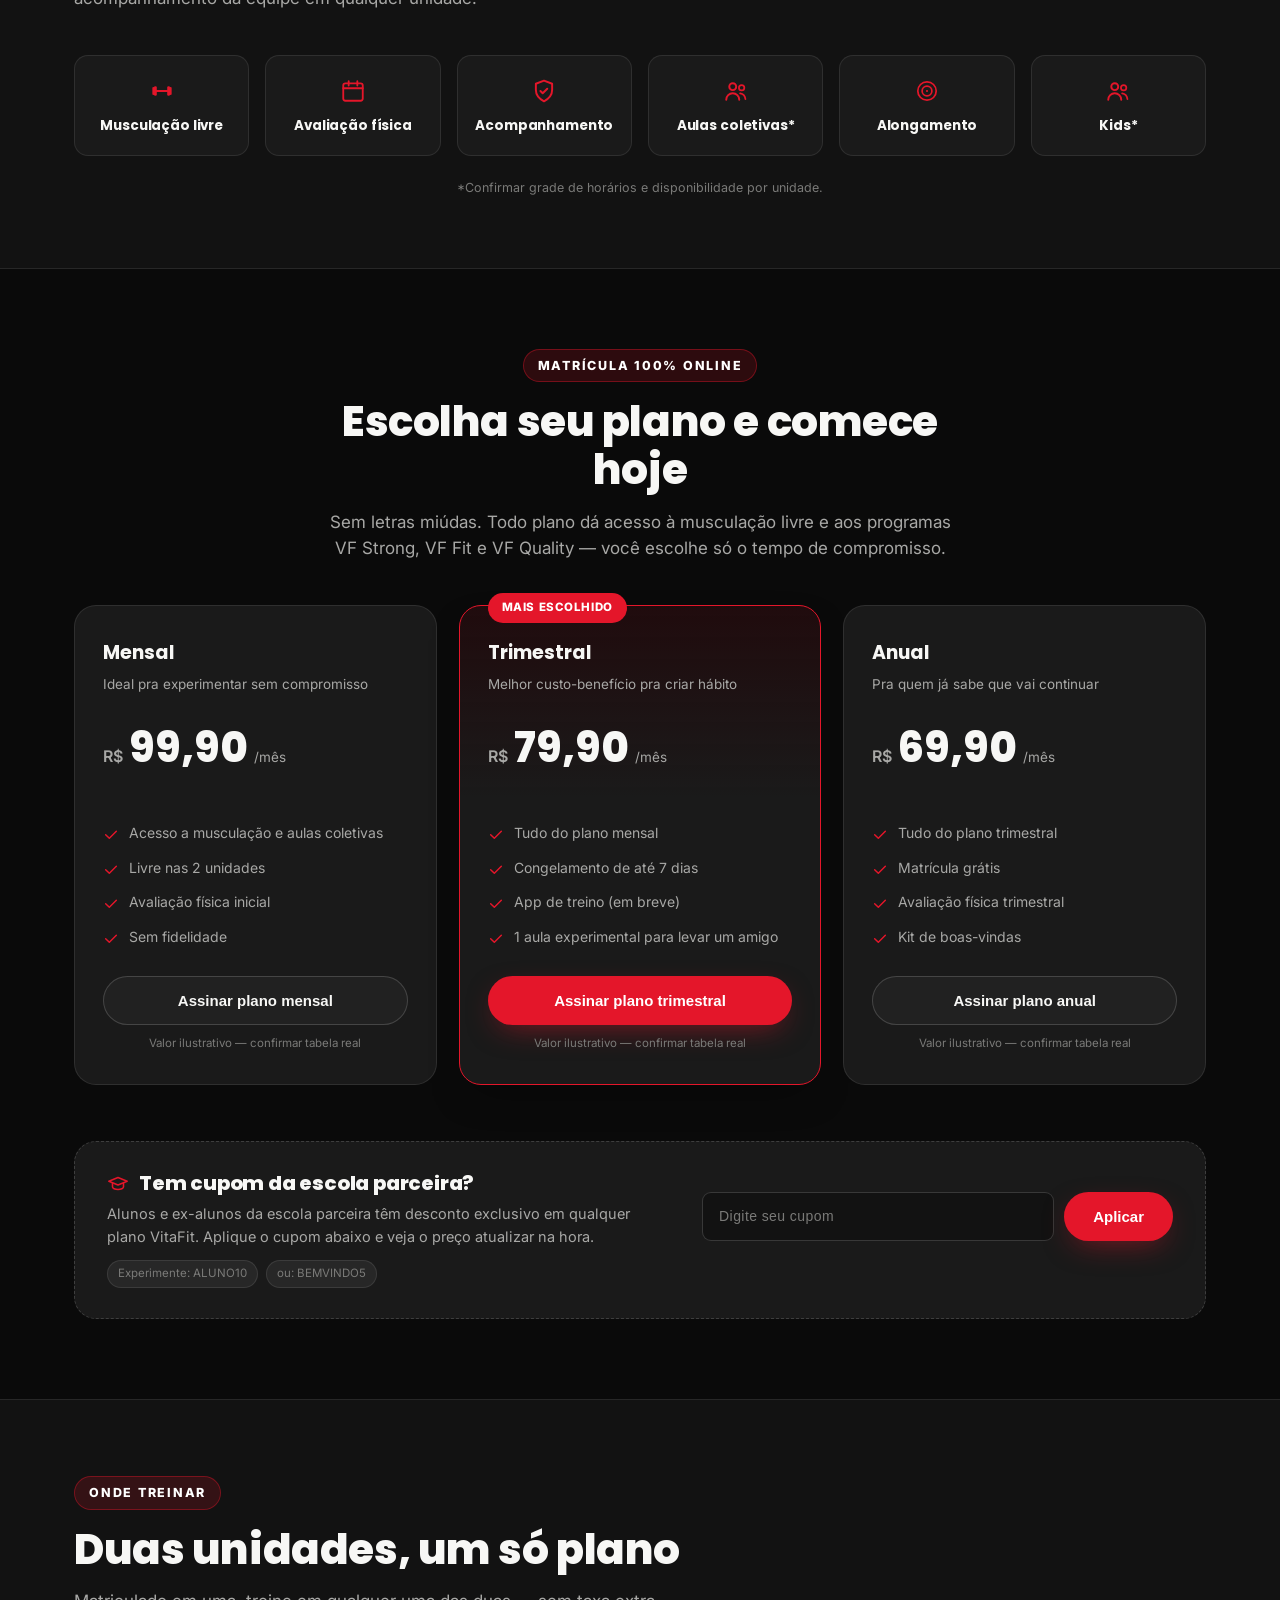
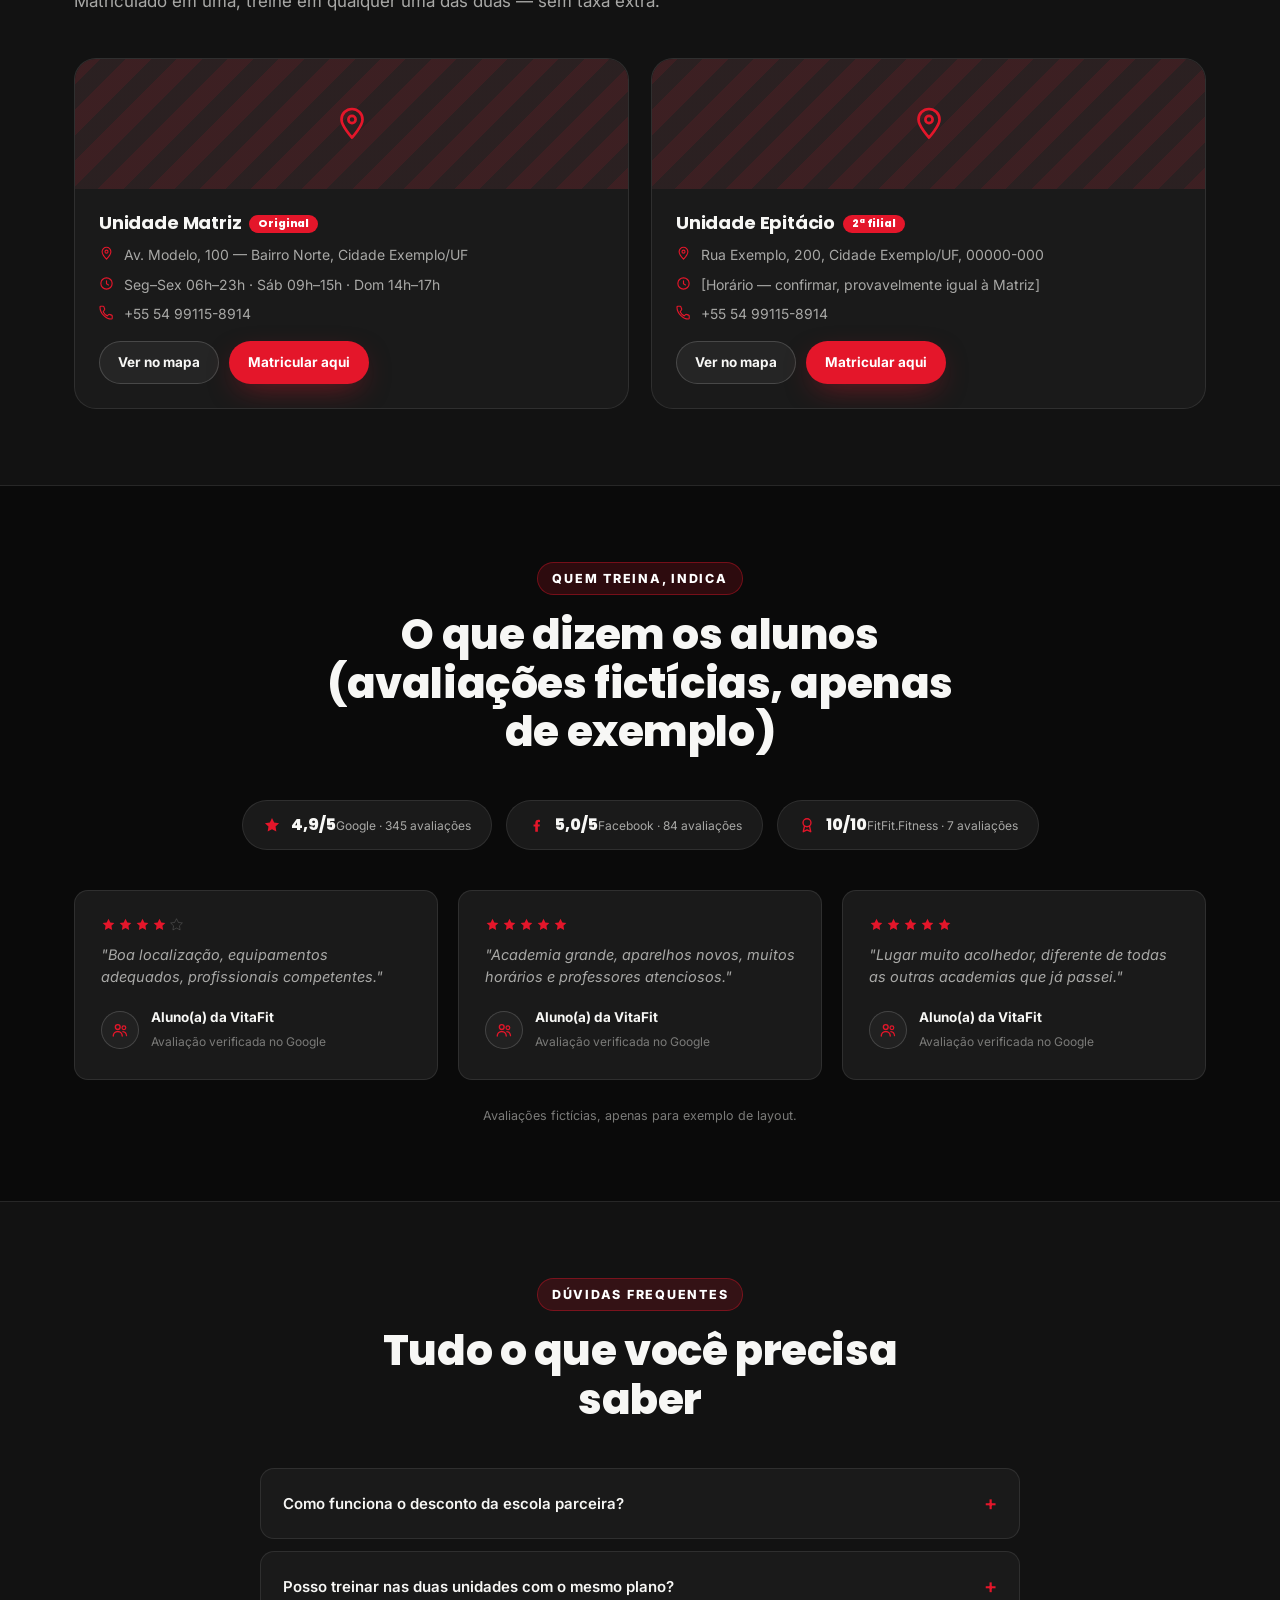
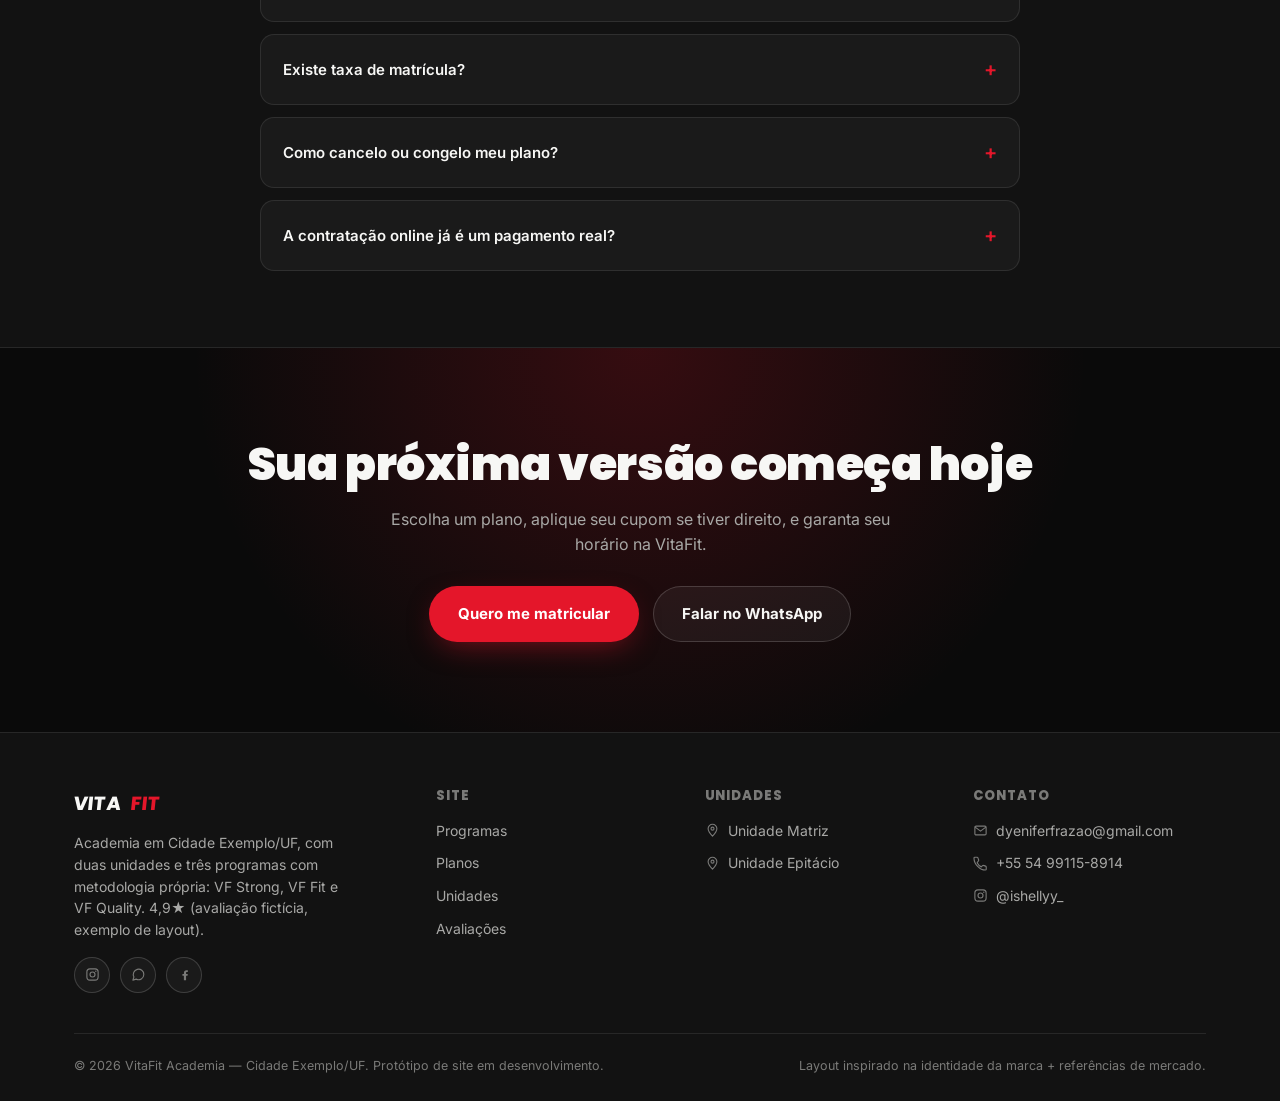
<file: projects/modelo-b/index.html>
<!DOCTYPE html>
<html lang="pt-BR">
<head>
<meta charset="UTF-8">
<meta name="viewport" content="width=device-width, initial-scale=1.0">
<title>VitaFit Academia — Cidade Exemplo/UF | Treine. Evolua. Viva.</title>
<meta name="description" content="VitaFit Academia — Cidade Exemplo/UF. Musculação, VF Strong, VF Fit e VF Quality. 4,9★ (exemplo). Matricule-se online com desconto para alunos parceiros.">
<link rel="preconnect" href="https://fonts.googleapis.com">
<link rel="preconnect" href="https://fonts.gstatic.com" crossorigin>
<link href="https://fonts.googleapis.com/css2?family=Inter:wght@400;500;600;700;800&family=Poppins:wght@600;700;800;900&display=swap" rel="stylesheet">
<style>
  :root{
    --bg:#0a0a0a;
    --bg-soft:#121212;
    --surface:#1a1a1a;
    --surface-2:#212121;
    --border:rgba(255,255,255,.09);
    --border-strong:rgba(255,255,255,.16);
    --text:#f7f7f5;
    --text-dim:#a8a8a6;
    --text-faint:#7a7a78;
    --primary:#e4162a;
    --primary-dark:#b21120;
    --primary-ink:#ffffff;
    --accent:#b21120;
    --accent-soft:rgba(228,22,42,.14);
    --strong:#e4162a;
    --fit:#f2811d;
    --quality:#38c2d4;
    --radius-lg:22px;
    --radius-md:14px;
    --radius-sm:9px;
    --shadow-lg:0 30px 70px -25px rgba(0,0,0,.65);
    --shadow-md:0 16px 40px -18px rgba(0,0,0,.55);
    --maxw:1180px;
  }
  *{box-sizing:border-box;margin:0;padding:0}
  html{scroll-behavior:smooth}
  body{
    background:var(--bg);
    color:var(--text);
    font-family:'Inter',system-ui,-apple-system,Segoe UI,sans-serif;
    line-height:1.55;
    -webkit-font-smoothing:antialiased;
    overflow-x:hidden;
  }
  h1,h2,h3,h4{font-family:'Poppins',sans-serif;line-height:1.15;letter-spacing:-.01em;font-weight:800}
  a{color:inherit;text-decoration:none}
  ul{list-style:none}
  img{max-width:100%;display:block}
  .wrap{max-width:var(--maxw);margin:0 auto;padding:0 24px}
  section{position:relative}
  .icon{display:inline-block;vertical-align:-3px;flex-shrink:0}
  .eyebrow{
    display:inline-flex;align-items:center;gap:8px;
    font-size:12.5px;font-weight:800;letter-spacing:.14em;text-transform:uppercase;
    color:#fff;background:rgba(228,22,42,.16);
    border:1px solid rgba(228,22,42,.4);
    padding:6px 14px;border-radius:999px;margin-bottom:16px;
  }
  .eyebrow .icon{vertical-align:-2px}
  .eyebrow.alt{color:#fff;background:rgba(255,255,255,.08);border-color:var(--border-strong)}
  .section-head{max-width:640px;margin-bottom:44px}
  .section-head h2{font-size:clamp(28px,4vw,42px);font-weight:800;margin-bottom:14px}
  .section-head p{color:var(--text-dim);font-size:17px}
  .center{text-align:center;margin-left:auto;margin-right:auto}
  .btn{
    display:inline-flex;align-items:center;justify-content:center;gap:8px;
    padding:15px 28px;border-radius:999px;font-weight:700;font-size:15px;
    border:1px solid transparent;cursor:pointer;transition:.2s transform ease,.2s box-shadow ease,.2s background ease;
    white-space:nowrap;
  }
  .btn:active{transform:scale(.97)}
  .btn-primary{background:var(--primary);color:var(--primary-ink);box-shadow:0 10px 30px -10px rgba(228,22,42,.55)}
  .btn-primary:hover{background:var(--primary-dark);box-shadow:0 14px 34px -10px rgba(228,22,42,.7)}
  .btn-ghost{background:rgba(255,255,255,.05);color:var(--text);border-color:var(--border-strong)}
  .btn-ghost:hover{background:rgba(255,255,255,.1)}
  .btn-dark{background:var(--surface-2);color:var(--text);border-color:var(--border-strong)}
  .btn-block{width:100%}
  .btn-sm{padding:10px 18px;font-size:13.5px}

  /* ---------- Notice ribbon ---------- */
  #proto-ribbon{
    background:linear-gradient(90deg,var(--accent),#ff8a5c);
    color:#fff;font-weight:700;font-size:13.5px;
    text-align:center;padding:10px 44px 10px 16px;position:relative;
    display:flex;align-items:center;justify-content:center;gap:8px;
  }
  #proto-ribbon b{font-weight:800}
  #proto-ribbon button{
    position:absolute;right:10px;top:50%;transform:translateY(-50%);
    background:rgba(0,0,0,.2);border:none;color:inherit;
    width:26px;height:26px;border-radius:50%;font-size:15px;cursor:pointer;line-height:1;
  }

  /* ---------- Top info bar ---------- */
  .topbar{background:#000;border-bottom:1px solid var(--border);font-size:12.5px;color:var(--text-dim)}
  .topbar-inner{display:flex;align-items:center;justify-content:space-between;padding:9px 24px;flex-wrap:wrap;gap:10px;max-width:var(--maxw);margin:0 auto}
  .topbar-left{display:flex;gap:22px;flex-wrap:wrap}
  .topbar-left span{display:flex;align-items:center;gap:6px}
  .topbar-left .icon{color:var(--primary)}
  .topbar-right{display:flex;align-items:center;gap:18px}
  .topbar-right a{display:flex;align-items:center;gap:6px;color:var(--text-dim);font-weight:600}
  .topbar-right a:hover{color:var(--primary)}
  .topbar-social{display:flex;gap:12px}
  .topbar-social a{color:var(--text-faint)}
  .topbar-social a:hover{color:var(--primary)}
  @media(max-width:900px){.topbar-left{display:none}}
  @media(max-width:560px){.topbar-inner{justify-content:center}.topbar-social{display:none}}

  /* ---------- Header ---------- */
  header{
    position:sticky;top:0;z-index:100;
    background:rgba(10,11,13,.7);backdrop-filter:blur(14px);
    border-bottom:1px solid transparent;transition:.25s border-color ease,.25s background ease;
  }
  header.scrolled{border-color:var(--border);background:rgba(10,11,13,.92)}
  .nav{display:flex;align-items:center;justify-content:space-between;padding:16px 24px;max-width:var(--maxw);margin:0 auto}
  .logo{display:flex;align-items:baseline;font-family:'Poppins';font-weight:900;font-size:23px;
    text-transform:uppercase;letter-spacing:-.01em;transform:skewX(-6deg)}
  .logo span{color:var(--primary)}
  .logo-sub{display:block;font-family:'Inter';font-weight:700;font-size:8.5px;letter-spacing:.32em;
    color:var(--text-faint);text-transform:uppercase;margin-top:-2px;transform:skewX(-6deg)}
  .logo-wrap{display:flex;flex-direction:column;line-height:1}
  .nav-links{display:flex;align-items:center;gap:34px;font-weight:600;font-size:14.5px;color:var(--text-dim)}
  .nav-links a:hover{color:var(--text)}
  .nav-cta{display:flex;align-items:center;gap:12px}
  .burger{display:none;background:none;border:none;color:var(--text);cursor:pointer;padding:4px}
  .mobile-menu{display:none;flex-direction:column;gap:2px;background:var(--bg-soft);border-top:1px solid var(--border)}
  .mobile-menu a{padding:16px 24px;border-bottom:1px solid var(--border);font-weight:600}
  .mobile-menu.open{display:flex}

  /* ---------- Hero ---------- */
  .hero{padding:52px 0 60px;position:relative;overflow:hidden}
  .hero::before{
    content:"";position:absolute;inset:-20% -10% auto -10%;height:600px;
    background:radial-gradient(circle at 30% 20%,rgba(228,22,42,.2),transparent 60%),
               radial-gradient(circle at 80% 10%,rgba(242,129,29,.13),transparent 55%);
    pointer-events:none;
  }
  .hero-grid{display:grid;grid-template-columns:1.05fr .95fr;gap:50px;align-items:center;position:relative}
  .hero h1{font-size:clamp(38px,5.4vw,64px);font-weight:900;margin-bottom:20px}
  .hero h1 em{font-style:normal;color:var(--primary)}
  .hero p.lead{font-size:18px;color:var(--text-dim);max-width:520px;margin-bottom:30px}
  .hero-actions{display:flex;gap:14px;flex-wrap:wrap;margin-bottom:34px}
  .hero-mini{display:flex;gap:24px;flex-wrap:wrap}
  .hero-mini div{display:flex;flex-direction:column}
  .hero-mini strong{display:flex;align-items:center;gap:6px;font-family:'Poppins';font-size:21px;font-weight:800;color:var(--primary)}
  .hero-mini strong .icon{width:16px;height:16px}
  .hero-mini span{font-size:12px;color:var(--text-faint);text-transform:uppercase;letter-spacing:.06em}

  .hero-visual{position:relative;aspect-ratio:4/5;border-radius:28px;
    background:linear-gradient(160deg,var(--surface) 0%,var(--surface-2) 100%);
    border:1px solid var(--border);overflow:hidden;box-shadow:var(--shadow-lg);
    display:flex;align-items:center;justify-content:center;
  }
  .hero-visual .glow{position:absolute;width:280px;height:280px;border-radius:50%;
    background:radial-gradient(circle,rgba(228,22,42,.4),transparent 70%);top:-60px;right:-60px;filter:blur(10px)}
  .hero-photo-placeholder{position:relative;z-index:2;display:flex;flex-direction:column;align-items:center;
    gap:14px;text-align:center;padding:32px;color:var(--text-faint)}
  .hero-photo-placeholder .icon{width:44px;height:44px;opacity:.45}
  .hero-photo-placeholder p{font-size:13px;max-width:220px;line-height:1.5}
  .hero-photo-placeholder .tag{font-size:10.5px;letter-spacing:.08em;text-transform:uppercase;font-weight:700;
    color:var(--text-faint);border:1px dashed var(--border-strong);padding:6px 12px;border-radius:999px}
  .hero-badge{position:absolute;z-index:3;background:#000;border:1px solid var(--border-strong);border-radius:14px;
    padding:10px 14px;display:flex;align-items:center;gap:10px;box-shadow:0 12px 26px -8px rgba(0,0,0,.6);max-width:210px}
  .hero-badge.top{top:16px;right:16px;border-color:var(--primary)}
  .hero-badge.bottom{bottom:16px;left:16px;border-color:rgba(255,255,255,.25)}
  .hero-badge .icon{width:20px;height:20px;color:var(--primary);flex-shrink:0}
  .hero-badge strong{display:block;font-size:14px;font-weight:800;line-height:1.2}
  .hero-badge span{font-size:11px;color:var(--text-dim)}

  /* ---------- Marquee / logos strip ---------- */
  .marquee-strip{border-top:1px solid var(--border);border-bottom:1px solid var(--border);
    background:var(--bg-soft);padding:22px 0;overflow:hidden}
  .marquee-track{display:flex;gap:60px;width:max-content;animation:scroll-left 26s linear infinite;
    font-family:'Poppins';font-weight:700;font-size:14px;color:var(--text-faint);letter-spacing:.08em;text-transform:uppercase}
  .marquee-track span{display:flex;align-items:center;gap:9px}
  .marquee-track .icon{color:var(--primary)}
  @keyframes scroll-left{from{transform:translateX(0)}to{transform:translateX(-50%)}}

  /* ---------- Stats ---------- */
  .stats{padding:64px 0}
  .stats-grid{display:grid;grid-template-columns:repeat(4,1fr);gap:24px}
  .stat{background:var(--surface);border:1px solid var(--border);border-radius:var(--radius-md);padding:26px 22px;text-align:center}
  .stat strong{display:flex;align-items:center;justify-content:center;gap:6px;font-family:'Poppins';font-size:30px;font-weight:800;color:var(--primary)}
  .stat strong .icon{width:22px;height:22px}
  .stat span{font-size:13px;color:var(--text-dim)}

  /* ---------- Value props ---------- */
  .values{padding:70px 0}
  .values-grid{display:grid;grid-template-columns:repeat(3,1fr);gap:22px}
  .value-card{background:var(--surface);border:1px solid var(--border);border-radius:var(--radius-md);
    padding:28px 24px;transition:.2s transform ease,.2s border-color ease}
  .value-card:hover{transform:translateY(-6px);border-color:var(--border-strong)}
  .value-card .ic{width:48px;height:48px;border-radius:13px;background:rgba(228,22,42,.14);
    display:flex;align-items:center;justify-content:center;margin-bottom:16px;color:var(--primary)}
  .value-card .ic .icon{width:24px;height:24px}
  .value-card h3{font-size:17px;font-weight:700;margin-bottom:8px}
  .value-card p{font-size:14.5px;color:var(--text-dim)}
  .value-more{display:inline-flex;align-items:center;gap:6px;font-size:12.5px;font-weight:700;color:var(--primary);margin-top:14px}
  .value-more .icon{width:14px;height:14px;transition:.2s transform ease}
  .value-card:hover .value-more .icon{transform:translateX(3px)}

  /* ---------- Programas LG ---------- */
  .programas{padding:76px 0;background:var(--bg-soft);border-top:1px solid var(--border);border-bottom:1px solid var(--border)}
  .prog-grid{display:grid;grid-template-columns:repeat(3,1fr);gap:22px}
  .prog-card{border-radius:var(--radius-lg);padding:30px 26px;position:relative;overflow:hidden;
    border:1px solid var(--border-strong);background:var(--surface);transition:.2s transform ease}
  .prog-card:hover{transform:translateY(-6px)}
  .prog-card .prog-icons{display:flex;gap:12px;margin-bottom:16px;opacity:.95}
  .prog-card .prog-icons .icon{width:26px;height:26px}
  .prog-card h3{font-family:'Poppins';font-weight:900;font-size:26px;text-transform:uppercase;margin-bottom:4px;letter-spacing:-.01em}
  .prog-card .prog-lg{font-weight:700;font-size:13px;letter-spacing:.1em;text-transform:uppercase;opacity:.75;display:block;margin-bottom:2px}
  .prog-card p{font-size:14px;color:var(--text-dim);margin:14px 0 18px}
  .prog-tags{display:flex;flex-wrap:wrap;gap:8px}
  .prog-tags span{font-size:11.5px;font-weight:700;padding:5px 11px;border-radius:999px;
    background:rgba(255,255,255,.08);color:var(--text)}
  .prog-card.c-strong{border-color:rgba(228,22,42,.4)}
  .prog-card.c-strong h3,.prog-card.c-strong .prog-icons{color:var(--strong)}
  .prog-card.c-strong::before{content:"";position:absolute;inset:0 0 auto 0;height:4px;background:var(--strong)}
  .prog-card.c-fit{border-color:rgba(242,129,29,.4)}
  .prog-card.c-fit h3,.prog-card.c-fit .prog-icons{color:var(--fit)}
  .prog-card.c-fit::before{content:"";position:absolute;inset:0 0 auto 0;height:4px;background:var(--fit)}
  .prog-card.c-quality{border-color:rgba(56,194,212,.4)}
  .prog-card.c-quality h3,.prog-card.c-quality .prog-icons{color:var(--quality)}
  .prog-card.c-quality::before{content:"";position:absolute;inset:0 0 auto 0;height:4px;background:var(--quality)}

  /* ---------- Modalidades ---------- */
  .modalidades{padding:70px 0;background:var(--bg-soft);border-top:1px solid var(--border);border-bottom:1px solid var(--border)}
  .mod-grid{display:grid;grid-template-columns:repeat(6,1fr);gap:16px}
  .mod-card{background:var(--surface);border:1px solid var(--border);border-radius:var(--radius-md);
    padding:22px 14px;text-align:center;transition:.2s all ease;cursor:default}
  .mod-card:hover{border-color:var(--primary);background:var(--surface-2)}
  .mod-card .ic{color:var(--primary);margin-bottom:10px}
  .mod-card .ic .icon{width:26px;height:26px}
  .mod-card h4{font-size:13.5px;font-weight:700}

  /* ---------- Planos ---------- */
  .planos{padding:80px 0}
  .plans-grid{display:grid;grid-template-columns:repeat(3,1fr);gap:22px;align-items:stretch}
  .plan-card{
    position:relative;background:var(--surface);border:1px solid var(--border);border-radius:var(--radius-lg);
    padding:32px 28px;display:flex;flex-direction:column;transition:.2s border-color ease,.2s transform ease;
  }
  .plan-card:hover{transform:translateY(-4px)}
  .plan-card.featured{border-color:var(--primary);background:linear-gradient(180deg,rgba(228,22,42,.1),var(--surface) 40%);box-shadow:var(--shadow-md)}
  .plan-tag{position:absolute;top:-13px;left:28px;background:var(--primary);color:var(--primary-ink);
    font-size:11.5px;font-weight:800;letter-spacing:.05em;text-transform:uppercase;padding:6px 14px;border-radius:999px}
  .plan-name{font-family:'Poppins';font-size:19px;font-weight:700;margin-bottom:6px}
  .plan-desc{font-size:13.5px;color:var(--text-dim);margin-bottom:20px}
  .plan-price{display:flex;align-items:baseline;gap:6px;margin-bottom:4px}
  .plan-price .currency{font-size:16px;color:var(--text-dim);font-weight:600}
  .plan-price .value{font-family:'Poppins';font-size:42px;font-weight:800}
  .plan-price .period{font-size:13.5px;color:var(--text-dim)}
  .price-original{font-size:13.5px;color:var(--text-faint);text-decoration:line-through;min-height:18px;margin-bottom:14px}
  .plan-badge-discount{display:none;align-items:center;gap:6px;background:var(--accent-soft);color:var(--primary);
    font-size:12px;font-weight:700;padding:5px 10px;border-radius:8px;margin-bottom:16px;width:fit-content}
  .plan-badge-discount .icon{width:14px;height:14px}
  .plan-features{margin:6px 0 26px;display:flex;flex-direction:column;gap:11px;flex:1}
  .plan-features li{display:flex;align-items:flex-start;gap:10px;font-size:14px;color:var(--text-dim)}
  .plan-features li .check{color:var(--primary);flex-shrink:0;margin-top:2px}
  .plan-features li .icon{width:16px;height:16px}
  .plan-note{font-size:11.5px;color:var(--text-faint);text-align:center;margin-top:10px}

  .coupon-box{
    margin-top:56px;background:var(--surface);border:1px dashed var(--border-strong);
    border-radius:var(--radius-lg);padding:30px 32px;display:grid;grid-template-columns:1.2fr 1fr;gap:30px;align-items:center;
  }
  .coupon-box h3{font-family:'Poppins';font-size:20px;margin-bottom:8px;display:flex;align-items:center;gap:10px}
  .coupon-box h3 .icon{width:22px;height:22px;color:var(--primary)}
  .coupon-box p{color:var(--text-dim);font-size:14.5px}
  .coupon-form{display:flex;gap:10px}
  .coupon-form input{
    flex:1;background:var(--bg-soft);border:1px solid var(--border-strong);color:var(--text);
    padding:14px 16px;border-radius:var(--radius-sm);font-size:14px;font-weight:600;letter-spacing:.03em;
    text-transform:uppercase;
  }
  .coupon-form input::placeholder{text-transform:none;color:var(--text-faint);font-weight:400}
  .coupon-msg{margin-top:10px;font-size:13.5px;font-weight:600;min-height:18px;display:flex;align-items:center;gap:6px}
  .coupon-msg .icon{width:15px;height:15px}
  .coupon-msg.ok{color:#fff}
  .coupon-msg.err{color:var(--primary)}
  .coupon-hints{display:flex;gap:8px;margin-top:12px;flex-wrap:wrap}
  .coupon-hints span{background:rgba(255,255,255,.06);border:1px solid var(--border);font-size:11.5px;
    padding:4px 10px;border-radius:999px;color:var(--text-faint)}

  /* ---------- Unidades ---------- */
  .unidades{padding:76px 0;background:var(--bg-soft);border-top:1px solid var(--border);border-bottom:1px solid var(--border)}
  .unit-grid{display:grid;grid-template-columns:repeat(2,1fr);gap:22px}
  .unit-card{background:var(--surface);border:1px solid var(--border);border-radius:var(--radius-lg);overflow:hidden}
  .unit-cover{height:130px;background:
      repeating-linear-gradient(135deg,rgba(228,22,42,.14) 0 18px,rgba(228,22,42,.05) 18px 36px),
      var(--surface-2);
    display:flex;align-items:center;justify-content:center;color:var(--primary)}
  .unit-cover .icon{width:36px;height:36px}
  .unit-body{padding:24px}
  .unit-body h3{font-family:'Poppins';font-size:18px;font-weight:700;margin-bottom:10px;display:flex;align-items:center;gap:8px}
  .unit-body .pill{font-size:10.5px;background:var(--primary);color:var(--primary-ink);padding:3px 9px;border-radius:999px;font-weight:800}
  .unit-line{display:flex;gap:10px;align-items:flex-start;font-size:14px;color:var(--text-dim);margin-bottom:8px}
  .unit-line .icon{color:var(--primary);margin-top:2px;flex-shrink:0}
  .unit-actions{display:flex;gap:10px;margin-top:16px}

  /* ---------- Avaliações ---------- */
  .depo{padding:76px 0}
  .ratings-row{display:flex;gap:14px;flex-wrap:wrap;justify-content:center;margin-bottom:40px}
  .rating-chip{display:flex;align-items:center;gap:10px;background:var(--surface);border:1px solid var(--border);border-radius:999px;padding:11px 20px}
  .rating-chip .icon{width:18px;height:18px;color:var(--primary)}
  .rating-chip strong{font-family:'Poppins';font-weight:800;font-size:16px}
  .rating-chip span{font-size:12px;color:var(--text-dim)}
  .depo-grid{display:grid;grid-template-columns:repeat(3,1fr);gap:20px}
  .depo-card{background:var(--surface);border:1px solid var(--border);border-radius:var(--radius-md);padding:26px}
  .depo-stars{display:flex;gap:2px;color:var(--primary);margin-bottom:12px}
  .depo-stars .icon{width:15px;height:15px}
  .depo-stars .icon.off{color:var(--border-strong)}
  .depo-card p{font-size:14.5px;color:var(--text-dim);margin-bottom:18px;font-style:italic}
  .depo-person{display:flex;align-items:center;gap:12px}
  .depo-avatar{width:38px;height:38px;border-radius:50%;background:var(--surface-2);border:1px solid var(--border-strong);
    display:flex;align-items:center;justify-content:center;color:var(--primary)}
  .depo-avatar .icon{width:18px;height:18px}
  .depo-person strong{display:block;font-size:13.5px}
  .depo-person span{font-size:12px;color:var(--text-faint)}
  .depo-flag{font-size:10.5px;color:var(--text-faint);margin-top:14px;border-top:1px solid var(--border);padding-top:10px}

  /* ---------- FAQ ---------- */
  .faq{padding:76px 0;background:var(--bg-soft);border-top:1px solid var(--border);border-bottom:1px solid var(--border)}
  .faq-list{max-width:760px;margin:0 auto;display:flex;flex-direction:column;gap:12px}
  .faq-item{background:var(--surface);border:1px solid var(--border);border-radius:var(--radius-md);overflow:hidden}
  .faq-q{display:flex;align-items:center;justify-content:space-between;padding:19px 22px;cursor:pointer;font-weight:600;font-size:15px}
  .faq-q .plus{font-size:20px;color:var(--primary);transition:.2s transform ease;flex-shrink:0;margin-left:14px}
  .faq-item.open .plus{transform:rotate(45deg)}
  .faq-a{max-height:0;overflow:hidden;transition:.25s max-height ease}
  .faq-a p{padding:0 22px 20px;color:var(--text-dim);font-size:14px}

  /* ---------- CTA final ---------- */
  .cta-final{padding:90px 0;text-align:center;position:relative;overflow:hidden}
  .cta-final::before{content:"";position:absolute;inset:0;
    background:radial-gradient(circle at 50% 0%,rgba(228,22,42,.2),transparent 60%)}
  .cta-final h2{font-size:clamp(30px,4.6vw,46px);font-weight:900;margin-bottom:16px;position:relative}
  .cta-final p{color:var(--text-dim);max-width:520px;margin:0 auto 30px;position:relative;font-size:16px}
  .cta-final .actions{display:flex;justify-content:center;gap:14px;flex-wrap:wrap;position:relative}

  /* ---------- Footer ---------- */
  footer{background:var(--bg-soft);border-top:1px solid var(--border);padding:56px 0 26px}
  .foot-grid{display:grid;grid-template-columns:1.4fr 1fr 1fr 1fr;gap:36px;margin-bottom:40px}
  .foot-logo{display:flex;align-items:center;gap:10px;font-family:'Poppins';font-weight:800;font-size:19px;margin-bottom:14px}
  .foot-logo span{color:var(--primary)}
  .foot-col p{color:var(--text-dim);font-size:14px;max-width:280px}
  .foot-col h4{font-size:13px;text-transform:uppercase;letter-spacing:.07em;color:var(--text-faint);margin-bottom:16px}
  .foot-col ul{display:flex;flex-direction:column;gap:11px}
  .foot-col a{color:var(--text-dim);font-size:14px;display:flex;align-items:center;gap:8px}
  .foot-col a .icon{color:var(--text-faint);width:15px;height:15px}
  .foot-col a:hover{color:var(--primary)}
  .foot-col a:hover .icon{color:var(--primary)}
  .foot-social{display:flex;gap:10px;margin-top:16px}
  .foot-social a{width:36px;height:36px;border-radius:50%;background:var(--surface);border:1px solid var(--border-strong);
    display:flex;align-items:center;justify-content:center;color:var(--text-dim)}
  .foot-social a:hover{color:var(--primary);border-color:var(--primary)}
  .foot-bottom{border-top:1px solid var(--border);padding-top:22px;display:flex;justify-content:space-between;
    font-size:12.5px;color:var(--text-faint);flex-wrap:wrap;gap:10px}

  /* ---------- WhatsApp float ---------- */
  .wa-float{position:fixed;bottom:24px;right:24px;z-index:90;width:58px;height:58px;border-radius:50%;
    background:#25D366;display:flex;align-items:center;justify-content:center;color:#fff;
    box-shadow:0 14px 30px -8px rgba(37,211,102,.6);animation:pulse 2.4s ease-in-out infinite}
  .wa-float .icon{width:28px;height:28px}
  @keyframes pulse{0%,100%{box-shadow:0 14px 30px -8px rgba(37,211,102,.6)}50%{box-shadow:0 14px 34px -6px rgba(37,211,102,.85)}}

  /* ---------- Modal ---------- */
  .modal-overlay{position:fixed;inset:0;background:rgba(0,0,0,.65);backdrop-filter:blur(4px);
    display:none;align-items:center;justify-content:center;z-index:200;padding:20px}
  .modal-overlay.open{display:flex}
  .modal-box{background:var(--surface);border:1px solid var(--border-strong);border-radius:var(--radius-lg);
    max-width:440px;width:100%;padding:30px;box-shadow:var(--shadow-lg);position:relative}
  .modal-box .close-x{position:absolute;top:16px;right:16px;background:var(--surface-2);border:none;color:var(--text);
    width:30px;height:30px;border-radius:50%;font-size:15px;cursor:pointer}
  .modal-box h3{font-family:'Poppins';font-size:20px;margin-bottom:4px}
  .modal-box .sub{color:var(--text-dim);font-size:13.5px;margin-bottom:22px}
  .modal-row{display:flex;justify-content:space-between;align-items:center;padding:12px 0;border-bottom:1px solid var(--border);font-size:14px}
  .modal-row.total{border-bottom:none;padding-top:16px;font-weight:800;font-size:17px}
  .modal-row .dim{color:var(--text-dim)}
  .modal-note{background:rgba(255,255,255,.05);border:1px solid var(--border);border-radius:var(--radius-sm);
    padding:12px 14px;font-size:12.5px;color:var(--text-dim);margin:18px 0;display:flex;gap:10px;align-items:flex-start}
  .modal-note .icon{color:var(--primary);flex-shrink:0;margin-top:1px}

  /* ---------- Reveal ---------- */
  .reveal{opacity:0;transform:translateY(22px);transition:.6s opacity ease,.6s transform ease}
  .reveal.in{opacity:1;transform:translateY(0)}

  /* ---------- Responsive ---------- */
  @media(max-width:980px){
    .nav-links{display:none}
    .burger{display:block}
    .hero-grid{grid-template-columns:1fr}
    .hero-visual{order:-1;max-width:380px;margin:0 auto;aspect-ratio:1/1}
    .stats-grid{grid-template-columns:repeat(2,1fr)}
    .values-grid{grid-template-columns:repeat(2,1fr)}
    .prog-grid{grid-template-columns:1fr}
    .mod-grid{grid-template-columns:repeat(3,1fr)}
    .plans-grid{grid-template-columns:1fr;max-width:420px;margin:0 auto}
    .coupon-box{grid-template-columns:1fr}
    .unit-grid{grid-template-columns:1fr}
    .depo-grid{grid-template-columns:1fr;max-width:460px;margin:0 auto}
    .foot-grid{grid-template-columns:1fr 1fr;gap:28px}
  }
  @media(max-width:560px){
    .mod-grid{grid-template-columns:repeat(2,1fr)}
    .values-grid{grid-template-columns:1fr}
    .stats-grid{grid-template-columns:1fr 1fr}
    .foot-grid{grid-template-columns:1fr}
    .hero-mini{gap:18px}
    .nav-cta .btn-ghost{display:none}
    .ratings-row{gap:10px}
  }
</style>
</head>
<body>
<noscript><style>.reveal{opacity:1!important;transform:none!important}</style></noscript>

<!-- ICON SPRITE -->
<svg style="display:none" aria-hidden="true">
  <symbol id="i-pin" viewBox="0 0 24 24"><path d="M12 21s7-7.58 7-12A7 7 0 105 9c0 4.42 7 12 7 12z" fill="none" stroke="currentColor" stroke-width="1.8" stroke-linejoin="round"/><circle cx="12" cy="9" r="2.4" fill="none" stroke="currentColor" stroke-width="1.8"/></symbol>
  <symbol id="i-clock" viewBox="0 0 24 24"><circle cx="12" cy="12" r="9" fill="none" stroke="currentColor" stroke-width="1.8"/><path d="M12 7.5v5l3.2 1.8" fill="none" stroke="currentColor" stroke-width="1.8" stroke-linecap="round" stroke-linejoin="round"/></symbol>
  <symbol id="i-phone" viewBox="0 0 24 24"><path d="M6.6 10.8a15.3 15.3 0 006.6 6.6l2.1-2.1a1.3 1.3 0 011.35-.3l3.5 1.15c.6.2 1 .75 1 1.4V21a1.4 1.4 0 01-1.4 1.4C11.1 22.4 1.6 12.9 1.6 3.4A1.4 1.4 0 013 2h3.55c.6 0 1.15.4 1.35 1l1.15 3.5c.2.5.05 1.05-.3 1.4z" fill="none" stroke="currentColor" stroke-width="1.8" stroke-linejoin="round"/></symbol>
  <symbol id="i-mail" viewBox="0 0 24 24"><rect x="3" y="5" width="18" height="14" rx="2" fill="none" stroke="currentColor" stroke-width="1.8"/><path d="M4 7l8 6 8-6" fill="none" stroke="currentColor" stroke-width="1.8" stroke-linecap="round" stroke-linejoin="round"/></symbol>
  <symbol id="i-instagram" viewBox="0 0 24 24"><rect x="3" y="3" width="18" height="18" rx="5" fill="none" stroke="currentColor" stroke-width="1.8"/><circle cx="12" cy="12" r="4" fill="none" stroke="currentColor" stroke-width="1.8"/><circle cx="17.3" cy="6.7" r="1.1" fill="currentColor" stroke="none"/></symbol>
  <symbol id="i-facebook" viewBox="0 0 24 24"><path d="M14.5 21v-7h2.3l.4-2.7h-2.7V9.4c0-.8.2-1.4 1.4-1.4h1.4V5.2c-.7-.1-1.5-.2-2.3-.2-2.3 0-3.9 1.4-3.9 4v2.3H8.7v2.7H11v7z" fill="currentColor" stroke="none"/></symbol>
  <symbol id="i-whatsapp" viewBox="0 0 24 24"><path d="M20.5 11.9a8.4 8.4 0 01-12.2 7.5L3 21l1.7-5.1a8.4 8.4 0 1115.8-4z" fill="none" stroke="currentColor" stroke-width="1.8" stroke-linejoin="round"/></symbol>
  <symbol id="i-check" viewBox="0 0 24 24"><path d="M20 6.5L9.5 17 4 11.5" fill="none" stroke="currentColor" stroke-width="2.2" stroke-linecap="round" stroke-linejoin="round"/></symbol>
  <symbol id="i-star-filled" viewBox="0 0 24 24"><path d="M12 2.7l2.9 5.9 6.5.9-4.7 4.6 1.1 6.5L12 17.7l-5.8 3 1.1-6.6-4.7-4.6 6.5-.9z" fill="currentColor" stroke="none"/></symbol>
  <symbol id="i-star-outline" viewBox="0 0 24 24"><path d="M12 2.7l2.9 5.9 6.5.9-4.7 4.6 1.1 6.5L12 17.7l-5.8 3 1.1-6.6-4.7-4.6 6.5-.9z" fill="none" stroke="currentColor" stroke-width="1.5" stroke-linejoin="round"/></symbol>
  <symbol id="i-arrow-right" viewBox="0 0 24 24"><path d="M4 12h15M13 6l6 6-6 6" fill="none" stroke="currentColor" stroke-width="2" stroke-linecap="round" stroke-linejoin="round"/></symbol>
  <symbol id="i-users" viewBox="0 0 24 24"><circle cx="9" cy="8" r="3.2" fill="none" stroke="currentColor" stroke-width="1.8"/><path d="M3 20c0-3.3 2.7-6 6-6s6 2.7 6 6" fill="none" stroke="currentColor" stroke-width="1.8" stroke-linecap="round"/><circle cx="17.2" cy="9" r="2.5" fill="none" stroke="currentColor" stroke-width="1.6"/><path d="M15.8 14.2c2.6.3 4.6 2.4 4.9 5.3" fill="none" stroke="currentColor" stroke-width="1.6" stroke-linecap="round"/></symbol>
  <symbol id="i-award" viewBox="0 0 24 24"><circle cx="12" cy="9" r="5.3" fill="none" stroke="currentColor" stroke-width="1.8"/><path d="M8.7 13.3L7 21l5-2.6L17 21l-1.7-7.7" fill="none" stroke="currentColor" stroke-width="1.8" stroke-linecap="round" stroke-linejoin="round"/></symbol>
  <symbol id="i-snow" viewBox="0 0 24 24"><path d="M12 2v20M4.5 6.2l15 11.6M19.5 6.2l-15 11.6M2 12h20" fill="none" stroke="currentColor" stroke-width="1.6" stroke-linecap="round"/></symbol>
  <symbol id="i-shield" viewBox="0 0 24 24"><path d="M12 2.5l7.5 2.8v5.8c0 5-3.3 8.2-7.5 10.4-4.2-2.2-7.5-5.4-7.5-10.4V5.3z" fill="none" stroke="currentColor" stroke-width="1.8" stroke-linejoin="round"/><path d="M8.7 12l2.1 2.1 4.2-4.2" fill="none" stroke="currentColor" stroke-width="1.8" stroke-linecap="round" stroke-linejoin="round"/></symbol>
  <symbol id="i-target" viewBox="0 0 24 24"><circle cx="12" cy="12" r="8.5" fill="none" stroke="currentColor" stroke-width="1.6"/><circle cx="12" cy="12" r="4.5" fill="none" stroke="currentColor" stroke-width="1.6"/><circle cx="12" cy="12" r="1" fill="currentColor" stroke="none"/></symbol>
  <symbol id="i-dumbbell" viewBox="0 0 24 24"><path d="M6.6 12h10.8M4 9.3v5.4M20 9.3v5.4" fill="none" stroke="currentColor" stroke-width="1.8" stroke-linecap="round"/><rect x="4.6" y="7.6" width="2.6" height="8.8" rx="1.2" fill="currentColor" stroke="none"/><rect x="16.8" y="7.6" width="2.6" height="8.8" rx="1.2" fill="currentColor" stroke="none"/></symbol>
  <symbol id="i-kettlebell" viewBox="0 0 24 24"><circle cx="12" cy="14.5" r="6.2" fill="none" stroke="currentColor" stroke-width="1.8"/><path d="M8.7 9.3a3.3 3.3 0 016.6 0" fill="none" stroke="currentColor" stroke-width="1.8" stroke-linecap="round"/></symbol>
  <symbol id="i-flex" viewBox="0 0 24 24"><path d="M6 21c-1.3-5 .1-9.4 3-11.4 2-1.4 4.3-.6 5 1.2.6 1.6-.3 2.7-1.4 3.4-1 .6-1.3 1.8-.5 2.7 1 1.2 2.9 1.3 4-.1" fill="none" stroke="currentColor" stroke-width="1.8" stroke-linecap="round" stroke-linejoin="round"/></symbol>
  <symbol id="i-shoe" viewBox="0 0 24 24"><path d="M3 16.6c0-1.5 1-2.2 2.3-2.5 1.5-.4 2.3-1 3.3-2 .9-1 2-1.3 2.9-.6.7.5 1 1 1.9 1.2 1.6.3 3.7-.1 4.9.9.9.7 1.2 1.7 1.2 2.9v.5a1 1 0 01-1 1H4a1 1 0 01-1-1z" fill="none" stroke="currentColor" stroke-width="1.6" stroke-linejoin="round"/></symbol>
  <symbol id="i-pulse" viewBox="0 0 24 24"><path d="M3 12h3.5l1.8-3.6L11 16l2-6h2l1.4 2.6H21" fill="none" stroke="currentColor" stroke-width="1.8" stroke-linecap="round" stroke-linejoin="round"/></symbol>
  <symbol id="i-menu" viewBox="0 0 24 24"><path d="M4 7h16M4 12h16M4 17h16" fill="none" stroke="currentColor" stroke-width="1.9" stroke-linecap="round"/></symbol>
  <symbol id="i-camera" viewBox="0 0 24 24"><path d="M4 8h3.2L8.6 6h6.8L16.8 8H20a1 1 0 011 1v9a1 1 0 01-1 1H4a1 1 0 01-1-1V9a1 1 0 011-1z" fill="none" stroke="currentColor" stroke-width="1.7" stroke-linejoin="round"/><circle cx="12" cy="13.2" r="3.3" fill="none" stroke="currentColor" stroke-width="1.7"/></symbol>
  <symbol id="i-calendar" viewBox="0 0 24 24"><rect x="3" y="5" width="18" height="16" rx="2" fill="none" stroke="currentColor" stroke-width="1.7"/><path d="M3 9.5h18M8 3v4M16 3v4" fill="none" stroke="currentColor" stroke-width="1.7" stroke-linecap="round"/></symbol>
  <symbol id="i-graduate" viewBox="0 0 24 24"><path d="M2 9l10-4 10 4-10 4-10-4z" fill="none" stroke="currentColor" stroke-width="1.7" stroke-linejoin="round"/><path d="M6 11.3v4c0 1.4 2.7 2.7 6 2.7s6-1.3 6-2.7v-4" fill="none" stroke="currentColor" stroke-width="1.7" stroke-linecap="round" stroke-linejoin="round"/></symbol>
  <symbol id="i-info" viewBox="0 0 24 24"><circle cx="12" cy="12" r="9" fill="none" stroke="currentColor" stroke-width="1.8"/><path d="M12 8.2h.01M11.1 11h1.4v6h1.3" fill="none" stroke="currentColor" stroke-width="1.8" stroke-linecap="round" stroke-linejoin="round"/></symbol>
</svg>

<div id="proto-ribbon">
  <svg class="icon" width="16" height="16"><use href="#i-info"/></svg>
  <span><b>Protótipo v1 — VitaFit.</b> Modelo de site — todos os preços, avaliações, endereços e contatos são fictícios, apenas para demonstração de layout.</span>
  <button onclick="document.getElementById('proto-ribbon').style.display='none'" aria-label="Fechar aviso">×</button>
</div>

<div class="topbar">
  <div class="topbar-inner">
    <div class="topbar-left">
      <span><svg class="icon" width="14" height="14"><use href="#i-pin"/></svg> Av. Modelo, 100 — Bairro Norte, Cidade Exemplo/UF</span>
      <span><svg class="icon" width="14" height="14"><use href="#i-clock"/></svg> Seg–Sex 06h–23h · Sáb 09h–15h · Dom 14h–17h</span>
    </div>
    <div class="topbar-right">
      <a href="https://wa.me/5554991158914" target="_blank" rel="noopener"><svg class="icon" width="14" height="14"><use href="#i-phone"/></svg> +55 54 99115-8914</a>
      <div class="topbar-social">
        <a href="https://www.instagram.com/ishellyy_/" target="_blank" rel="noopener" aria-label="Instagram"><svg class="icon" width="15" height="15"><use href="#i-instagram"/></svg></a>
        <a href="#" aria-label="Facebook"><svg class="icon" width="15" height="15"><use href="#i-facebook"/></svg></a>
      </div>
    </div>
  </div>
</div>

<header id="site-header">
  <nav class="nav">
    <a href="#topo" class="logo-wrap">
      <span class="logo">Vita<span>Fit</span></span>
      <span class="logo-sub">Academia</span>
    </a>
    <div class="nav-links">
      <a href="#programas">Programas</a>
      <a href="#planos">Planos</a>
      <a href="#unidades">Unidades</a>
      <a href="#depoimentos">Avaliações</a>
      <a href="#faq">Dúvidas</a>
    </div>
    <div class="nav-cta">
      <a href="#planos" class="btn btn-ghost btn-sm">Já sou aluno</a>
      <a href="#planos" class="btn btn-primary btn-sm">Matricule-se</a>
      <button class="burger" id="burgerBtn" aria-label="Abrir menu"><svg class="icon" width="24" height="24"><use href="#i-menu"/></svg></button>
    </div>
  </nav>
  <div class="mobile-menu" id="mobileMenu">
    <a href="#programas">Programas</a>
    <a href="#planos">Planos</a>
    <a href="#unidades">Unidades</a>
    <a href="#depoimentos">Avaliações</a>
    <a href="#faq">Dúvidas</a>
    <a href="#planos">Matricule-se →</a>
  </div>
</header>

<main id="topo">

  <!-- HERO -->
  <section class="hero">
    <div class="wrap hero-grid">
      <div class="reveal in">
        <span class="eyebrow"><svg class="icon" width="13" height="13"><use href="#i-pin"/></svg> Cidade Exemplo/UF · 2 unidades</span>
        <h1>Treine. Evolua.<br><em>Viva</em> em movimento.</h1>
        <p class="lead">A VitaFit chegou pra ficar: estrutura completa, professores presentes e três programas com metodologia própria — VF Strong, VF Fit e VF Quality. Agora com matrícula 100% online.</p>
        <div class="hero-actions">
          <a href="#planos" class="btn btn-primary">Ver planos e preços</a>
          <a href="#programas" class="btn btn-ghost">Conhecer os programas</a>
        </div>
        <div class="hero-mini">
          <div><strong><svg class="icon" width="16" height="16"><use href="#i-pin"/></svg>2</strong><span>Unidades</span></div>
          <div><strong><svg class="icon" width="16" height="16"><use href="#i-star-filled"/></svg>4,9</strong><span>No Google · 345 avaliações</span></div>
          <div><strong><svg class="icon" width="16" height="16"><use href="#i-award"/></svg>3</strong><span>Programas LG</span></div>
          <div><strong><svg class="icon" width="16" height="16"><use href="#i-graduate"/></svg>10%</strong><span>Off p/ escola parceira</span></div>
        </div>
      </div>
      <div class="hero-visual reveal in">
        <div class="glow"></div>
        <div class="hero-photo-placeholder">
          <svg class="icon" width="44" height="44"><use href="#i-camera"/></svg>
          <span class="tag">Espaço para foto</span>
          <p>Foto de aluno(a) treinando na VitaFit — envie 1 ou 2 fotos e eu encaixo aqui.</p>
        </div>
        <div class="hero-badge top">
          <svg class="icon" width="20" height="20"><use href="#i-graduate"/></svg>
          <div><strong>-10%</strong><span>Convênio escola parceira</span></div>
        </div>
        <div class="hero-badge bottom">
          <svg class="icon" width="20" height="20"><use href="#i-star-filled"/></svg>
          <div><strong>4,9 no Google</strong><span>345 avaliações verificadas</span></div>
        </div>
      </div>
    </div>
  </section>

  <div class="marquee-strip">
    <div class="marquee-track">
      <span><svg class="icon" width="16" height="16"><use href="#i-dumbbell"/></svg> Musculação</span>
      <span><svg class="icon" width="16" height="16"><use href="#i-flex"/></svg> VF Strong</span>
      <span><svg class="icon" width="16" height="16"><use href="#i-shoe"/></svg> VF Fit</span>
      <span><svg class="icon" width="16" height="16"><use href="#i-pulse"/></svg> VF Quality</span>
      <span><svg class="icon" width="16" height="16"><use href="#i-calendar"/></svg> Avaliação física</span>
      <span><svg class="icon" width="16" height="16"><use href="#i-shield"/></svg> Acompanhamento próximo</span>
      <span><svg class="icon" width="16" height="16"><use href="#i-dumbbell"/></svg> Musculação</span>
      <span><svg class="icon" width="16" height="16"><use href="#i-flex"/></svg> VF Strong</span>
      <span><svg class="icon" width="16" height="16"><use href="#i-shoe"/></svg> VF Fit</span>
      <span><svg class="icon" width="16" height="16"><use href="#i-pulse"/></svg> VF Quality</span>
      <span><svg class="icon" width="16" height="16"><use href="#i-calendar"/></svg> Avaliação física</span>
      <span><svg class="icon" width="16" height="16"><use href="#i-shield"/></svg> Acompanhamento próximo</span>
    </div>
  </div>

  <!-- STATS -->
  <section class="stats">
    <div class="wrap stats-grid">
      <div class="stat reveal"><strong><svg class="icon" width="22" height="22"><use href="#i-pin"/></svg>2</strong><span>Unidades em Cidade Exemplo</span></div>
      <div class="stat reveal"><strong><svg class="icon" width="22" height="22"><use href="#i-star-filled"/></svg>4,9</strong><span>No Google · 345 avaliações</span></div>
      <div class="stat reveal"><strong><svg class="icon" width="22" height="22"><use href="#i-users"/></svg>8,1k+</strong><span>Seguidores no Instagram</span></div>
      <div class="stat reveal"><strong><svg class="icon" width="22" height="22"><use href="#i-award"/></svg>3</strong><span>Programas com metodologia própria</span></div>
    </div>
  </section>

  <!-- VALUE PROPS -->
  <section class="values" id="sobre">
    <div class="wrap">
      <div class="section-head reveal">
        <span class="eyebrow">Por que a VitaFit</span>
        <h2>Metodologias exclusivas, treinos personalizados</h2>
        <p>É assim que a própria VitaFit se descreve — e é exatamente o que você encontra em qualquer uma das duas unidades.</p>
      </div>
      <div class="values-grid">
        <div class="value-card reveal">
          <div class="ic"><svg class="icon" width="24" height="24"><use href="#i-award"/></svg></div>
          <h3>Metodologias exclusivas</h3>
          <p>Os programas VF Strong, VF Fit e VF Quality têm métodos próprios, criados pela equipe da VitaFit.</p>
          <a href="#programas" class="value-more">Conhecer os programas <svg class="icon" width="14" height="14"><use href="#i-arrow-right"/></svg></a>
        </div>
        <div class="value-card reveal">
          <div class="ic"><svg class="icon" width="24" height="24"><use href="#i-target"/></svg></div>
          <h3>Treinos personalizados</h3>
          <p>Cada aluno treina de acordo com seu objetivo e seu momento — não um programa genérico de prateleira.</p>
          <a href="#planos" class="value-more">Ver planos <svg class="icon" width="14" height="14"><use href="#i-arrow-right"/></svg></a>
        </div>
        <div class="value-card reveal">
          <div class="ic"><svg class="icon" width="24" height="24"><use href="#i-dumbbell"/></svg></div>
          <h3>Estrutura completa</h3>
          <p>Equipamentos completos para musculação e treino funcional nas duas unidades da cidade.</p>
          <a href="#unidades" class="value-more">Ver unidades <svg class="icon" width="14" height="14"><use href="#i-arrow-right"/></svg></a>
        </div>
        <div class="value-card reveal">
          <div class="ic"><svg class="icon" width="24" height="24"><use href="#i-shield"/></svg></div>
          <h3>Profissionais qualificados</h3>
          <p>Equipe preocupada de verdade com os resultados de cada aluno — não só com a mensalidade.</p>
          <a href="#depoimentos" class="value-more">Ver avaliações <svg class="icon" width="14" height="14"><use href="#i-arrow-right"/></svg></a>
        </div>
        <div class="value-card reveal">
          <div class="ic"><svg class="icon" width="24" height="24"><use href="#i-snow"/></svg></div>
          <h3>Ambiente climatizado</h3>
          <p>Treine com conforto térmico em qualquer estação do ano, nas duas unidades.</p>
          <a href="#unidades" class="value-more">Ver unidades <svg class="icon" width="14" height="14"><use href="#i-arrow-right"/></svg></a>
        </div>
        <div class="value-card reveal">
          <div class="ic"><svg class="icon" width="24" height="24"><use href="#i-pulse"/></svg></div>
          <h3>Melhora e prevenção de dores</h3>
          <p>Metodologia pensada também pra quem busca mais qualidade de vida e menos dor no dia a dia — o programa VF Quality nasceu pra isso.</p>
          <a href="#programas" class="value-more">Conhecer o VF Quality <svg class="icon" width="14" height="14"><use href="#i-arrow-right"/></svg></a>
        </div>
      </div>
    </div>
  </section>

  <!-- PROGRAMAS LG -->
  <section class="programas" id="programas">
    <div class="wrap">
      <div class="section-head reveal">
        <span class="eyebrow">Programas exclusivos</span>
        <h2>Três jeitos de treinar. Um só objetivo: você melhor.</h2>
        <p>Os programas LG têm metodologia própria — escolha o que combina com sua fase, ou alterne entre eles sem custo extra.</p>
      </div>
      <div class="prog-grid">
        <div class="prog-card c-strong reveal">
          <div class="prog-icons">
            <svg class="icon" width="26" height="26"><use href="#i-kettlebell"/></svg>
            <svg class="icon" width="26" height="26"><use href="#i-dumbbell"/></svg>
            <svg class="icon" width="26" height="26"><use href="#i-flex"/></svg>
          </div>
          <span class="prog-lg">LG</span>
          <h3>Strong</h3>
          <p>Treinamento de força com programa personalizado e periodização — pra ganhar força, hipertrofia e performance de verdade.</p>
          <div class="prog-tags">
            <span>Força</span><span>Hipertrofia</span><span>Performance esportiva</span><span>Autoestima</span>
          </div>
        </div>
        <div class="prog-card c-fit reveal">
          <div class="prog-icons">
            <svg class="icon" width="26" height="26"><use href="#i-kettlebell"/></svg>
            <svg class="icon" width="26" height="26"><use href="#i-dumbbell"/></svg>
            <svg class="icon" width="26" height="26"><use href="#i-shoe"/></svg>
          </div>
          <span class="prog-lg">LG</span>
          <h3>Fit</h3>
          <p>Treinos dinâmicos de alto gasto calórico — programa personalizado pra reduzir % de gordura e ganhar resistência.</p>
          <div class="prog-tags">
            <span>Emagrecimento</span><span>Cardiorrespiratório</span><span>Força</span><span>Autoestima</span>
          </div>
        </div>
        <div class="prog-card c-quality reveal">
          <div class="prog-icons">
            <svg class="icon" width="26" height="26"><use href="#i-kettlebell"/></svg>
            <svg class="icon" width="26" height="26"><use href="#i-dumbbell"/></svg>
            <svg class="icon" width="26" height="26"><use href="#i-pulse"/></svg>
          </div>
          <span class="prog-lg">LG</span>
          <h3>Quality</h3>
          <p>Metodologia pra quem quer mais qualidade de vida: menos dor nas articulações, mais mobilidade — em qualquer idade.</p>
          <div class="prog-tags">
            <span>Mobilidade</span><span>Alívio de dores</span><span>Bem-estar</span><span>Todas as idades</span>
          </div>
        </div>
      </div>
    </div>
  </section>

  <!-- MODALIDADES -->
  <section class="modalidades" id="modalidades">
    <div class="wrap">
      <div class="section-head reveal">
        <span class="eyebrow alt">Também na academia</span>
        <h2>Musculação livre + acompanhamento</h2>
        <p>Além dos programas LG, sua matrícula dá acesso à musculação livre e ao acompanhamento da equipe em qualquer unidade.</p>
      </div>
      <div class="mod-grid">
        <div class="mod-card reveal"><div class="ic"><svg class="icon" width="26" height="26"><use href="#i-dumbbell"/></svg></div><h4>Musculação livre</h4></div>
        <div class="mod-card reveal"><div class="ic"><svg class="icon" width="26" height="26"><use href="#i-calendar"/></svg></div><h4>Avaliação física</h4></div>
        <div class="mod-card reveal"><div class="ic"><svg class="icon" width="26" height="26"><use href="#i-shield"/></svg></div><h4>Acompanhamento</h4></div>
        <div class="mod-card reveal"><div class="ic"><svg class="icon" width="26" height="26"><use href="#i-users"/></svg></div><h4>Aulas coletivas*</h4></div>
        <div class="mod-card reveal"><div class="ic"><svg class="icon" width="26" height="26"><use href="#i-target"/></svg></div><h4>Alongamento</h4></div>
        <div class="mod-card reveal"><div class="ic"><svg class="icon" width="26" height="26"><use href="#i-users"/></svg></div><h4>Kids*</h4></div>
      </div>
      <p style="text-align:center;color:var(--text-faint);font-size:12.5px;margin-top:22px">*Confirmar grade de horários e disponibilidade por unidade.</p>
    </div>
  </section>

  <!-- PLANOS -->
  <section class="planos" id="planos">
    <div class="wrap">
      <div class="section-head center reveal">
        <span class="eyebrow">Matrícula 100% online</span>
        <h2>Escolha seu plano e comece hoje</h2>
        <p class="center">Sem letras miúdas. Todo plano dá acesso à musculação livre e aos programas VF Strong, VF Fit e VF Quality — você escolhe só o tempo de compromisso.</p>
      </div>

      <div class="plans-grid">
        <div class="plan-card reveal" data-price="99.90">
          <div class="plan-name">Mensal</div>
          <div class="plan-desc">Ideal pra experimentar sem compromisso</div>
          <div class="plan-price"><span class="currency">R$</span><span class="value price-final">99,90</span><span class="period">/mês</span></div>
          <div class="price-original"></div>
          <div class="plan-badge-discount"><svg class="icon" width="14" height="14"><use href="#i-award"/></svg> <span class="discount-text"></span></div>
          <ul class="plan-features">
            <li><span class="check"><svg class="icon" width="16" height="16"><use href="#i-check"/></svg></span> Acesso a musculação e aulas coletivas</li>
            <li><span class="check"><svg class="icon" width="16" height="16"><use href="#i-check"/></svg></span> Livre nas 2 unidades</li>
            <li><span class="check"><svg class="icon" width="16" height="16"><use href="#i-check"/></svg></span> Avaliação física inicial</li>
            <li><span class="check"><svg class="icon" width="16" height="16"><use href="#i-check"/></svg></span> Sem fidelidade</li>
          </ul>
          <button class="btn btn-dark btn-block open-checkout" data-plan="Mensal">Assinar plano mensal</button>
          <div class="plan-note">Valor ilustrativo — confirmar tabela real</div>
        </div>

        <div class="plan-card featured reveal" data-price="79.90">
          <span class="plan-tag">Mais escolhido</span>
          <div class="plan-name">Trimestral</div>
          <div class="plan-desc">Melhor custo-benefício pra criar hábito</div>
          <div class="plan-price"><span class="currency">R$</span><span class="value price-final">79,90</span><span class="period">/mês</span></div>
          <div class="price-original"></div>
          <div class="plan-badge-discount"><svg class="icon" width="14" height="14"><use href="#i-award"/></svg> <span class="discount-text"></span></div>
          <ul class="plan-features">
            <li><span class="check"><svg class="icon" width="16" height="16"><use href="#i-check"/></svg></span> Tudo do plano mensal</li>
            <li><span class="check"><svg class="icon" width="16" height="16"><use href="#i-check"/></svg></span> Congelamento de até 7 dias</li>
            <li><span class="check"><svg class="icon" width="16" height="16"><use href="#i-check"/></svg></span> App de treino (em breve)</li>
            <li><span class="check"><svg class="icon" width="16" height="16"><use href="#i-check"/></svg></span> 1 aula experimental para levar um amigo</li>
          </ul>
          <button class="btn btn-primary btn-block open-checkout" data-plan="Trimestral">Assinar plano trimestral</button>
          <div class="plan-note">Valor ilustrativo — confirmar tabela real</div>
        </div>

        <div class="plan-card reveal" data-price="69.90">
          <div class="plan-name">Anual</div>
          <div class="plan-desc">Pra quem já sabe que vai continuar</div>
          <div class="plan-price"><span class="currency">R$</span><span class="value price-final">69,90</span><span class="period">/mês</span></div>
          <div class="price-original"></div>
          <div class="plan-badge-discount"><svg class="icon" width="14" height="14"><use href="#i-award"/></svg> <span class="discount-text"></span></div>
          <ul class="plan-features">
            <li><span class="check"><svg class="icon" width="16" height="16"><use href="#i-check"/></svg></span> Tudo do plano trimestral</li>
            <li><span class="check"><svg class="icon" width="16" height="16"><use href="#i-check"/></svg></span> Matrícula grátis</li>
            <li><span class="check"><svg class="icon" width="16" height="16"><use href="#i-check"/></svg></span> Avaliação física trimestral</li>
            <li><span class="check"><svg class="icon" width="16" height="16"><use href="#i-check"/></svg></span> Kit de boas-vindas</li>
          </ul>
          <button class="btn btn-dark btn-block open-checkout" data-plan="Anual">Assinar plano anual</button>
          <div class="plan-note">Valor ilustrativo — confirmar tabela real</div>
        </div>
      </div>

      <div class="coupon-box reveal">
        <div>
          <h3><svg class="icon" width="22" height="22"><use href="#i-graduate"/></svg> Tem cupom da escola parceira?</h3>
          <p>Alunos e ex-alunos da escola parceira têm desconto exclusivo em qualquer plano VitaFit. Aplique o cupom abaixo e veja o preço atualizar na hora.</p>
          <div class="coupon-hints">
            <span>Experimente: ALUNO10</span>
            <span>ou: BEMVINDO5</span>
          </div>
        </div>
        <div>
          <div class="coupon-form">
            <input type="text" id="couponInput" placeholder="Digite seu cupom" maxlength="20">
            <button class="btn btn-primary" id="applyCoupon">Aplicar</button>
          </div>
          <div class="coupon-msg" id="couponMsg"></div>
        </div>
      </div>
    </div>
  </section>

  <!-- UNIDADES -->
  <section class="unidades" id="unidades">
    <div class="wrap">
      <div class="section-head reveal">
        <span class="eyebrow">Onde treinar</span>
        <h2>Duas unidades, um só plano</h2>
        <p>Matriculado em uma, treine em qualquer uma das duas — sem taxa extra.</p>
      </div>
      <div class="unit-grid">
        <div class="unit-card reveal">
          <div class="unit-cover"><svg class="icon" width="36" height="36"><use href="#i-pin"/></svg></div>
          <div class="unit-body">
            <h3>Unidade Matriz <span class="pill">Original</span></h3>
            <div class="unit-line"><svg class="icon" width="15" height="15"><use href="#i-pin"/></svg> Av. Modelo, 100 — Bairro Norte, Cidade Exemplo/UF</div>
            <div class="unit-line"><svg class="icon" width="15" height="15"><use href="#i-clock"/></svg> Seg–Sex 06h–23h · Sáb 09h–15h · Dom 14h–17h</div>
            <div class="unit-line"><svg class="icon" width="15" height="15"><use href="#i-phone"/></svg> +55 54 99115-8914</div>
            <div class="unit-actions">
              <a href="https://maps.google.com/?q=Av.+Modelo+100+Cidade+Exemplo+UF" target="_blank" rel="noopener" class="btn btn-ghost btn-sm">Ver no mapa</a>
              <a href="#planos" class="btn btn-primary btn-sm">Matricular aqui</a>
            </div>
          </div>
        </div>
        <div class="unit-card reveal">
          <div class="unit-cover"><svg class="icon" width="36" height="36"><use href="#i-pin"/></svg></div>
          <div class="unit-body">
            <h3>Unidade Epitácio <span class="pill">2ª filial</span></h3>
            <div class="unit-line"><svg class="icon" width="15" height="15"><use href="#i-pin"/></svg> Rua Exemplo, 200, Cidade Exemplo/UF, 00000-000</div>
            <div class="unit-line"><svg class="icon" width="15" height="15"><use href="#i-clock"/></svg> [Horário — confirmar, provavelmente igual à Matriz]</div>
            <div class="unit-line"><svg class="icon" width="15" height="15"><use href="#i-phone"/></svg> +55 54 99115-8914</div>
            <div class="unit-actions">
              <a href="https://maps.google.com/?q=Rua+Exemplo+200+Cidade+Exemplo+UF" target="_blank" rel="noopener" class="btn btn-ghost btn-sm">Ver no mapa</a>
              <a href="#planos" class="btn btn-primary btn-sm">Matricular aqui</a>
            </div>
          </div>
        </div>
      </div>
    </div>
  </section>

  <!-- AVALIAÇÕES -->
  <section class="depo" id="depoimentos">
    <div class="wrap">
      <div class="section-head center reveal">
        <span class="eyebrow">Quem treina, indica</span>
        <h2>O que dizem os alunos (avaliações fictícias, apenas de exemplo)</h2>
      </div>

      <div class="ratings-row reveal">
        <div class="rating-chip"><svg class="icon" width="18" height="18"><use href="#i-star-filled"/></svg><div><strong>4,9/5</strong><span>Google · 345 avaliações</span></div></div>
        <div class="rating-chip"><svg class="icon" width="18" height="18"><use href="#i-facebook"/></svg><div><strong>5,0/5</strong><span>Facebook · 84 avaliações</span></div></div>
        <div class="rating-chip"><svg class="icon" width="18" height="18"><use href="#i-award"/></svg><div><strong>10/10</strong><span>FitFit.Fitness · 7 avaliações</span></div></div>
      </div>

      <div class="depo-grid">
        <div class="depo-card reveal">
          <div class="depo-stars">
            <svg class="icon" width="15" height="15"><use href="#i-star-filled"/></svg><svg class="icon" width="15" height="15"><use href="#i-star-filled"/></svg><svg class="icon" width="15" height="15"><use href="#i-star-filled"/></svg><svg class="icon" width="15" height="15"><use href="#i-star-filled"/></svg><svg class="icon off" width="15" height="15"><use href="#i-star-outline"/></svg>
          </div>
          <p>"Boa localização, equipamentos adequados, profissionais competentes."</p>
          <div class="depo-person">
            <div class="depo-avatar"><svg class="icon" width="18" height="18"><use href="#i-users"/></svg></div>
            <div><strong>Aluno(a) da VitaFit</strong><span>Avaliação verificada no Google</span></div>
          </div>
        </div>
        <div class="depo-card reveal">
          <div class="depo-stars">
            <svg class="icon" width="15" height="15"><use href="#i-star-filled"/></svg><svg class="icon" width="15" height="15"><use href="#i-star-filled"/></svg><svg class="icon" width="15" height="15"><use href="#i-star-filled"/></svg><svg class="icon" width="15" height="15"><use href="#i-star-filled"/></svg><svg class="icon" width="15" height="15"><use href="#i-star-filled"/></svg>
          </div>
          <p>"Academia grande, aparelhos novos, muitos horários e professores atenciosos."</p>
          <div class="depo-person">
            <div class="depo-avatar"><svg class="icon" width="18" height="18"><use href="#i-users"/></svg></div>
            <div><strong>Aluno(a) da VitaFit</strong><span>Avaliação verificada no Google</span></div>
          </div>
        </div>
        <div class="depo-card reveal">
          <div class="depo-stars">
            <svg class="icon" width="15" height="15"><use href="#i-star-filled"/></svg><svg class="icon" width="15" height="15"><use href="#i-star-filled"/></svg><svg class="icon" width="15" height="15"><use href="#i-star-filled"/></svg><svg class="icon" width="15" height="15"><use href="#i-star-filled"/></svg><svg class="icon" width="15" height="15"><use href="#i-star-filled"/></svg>
          </div>
          <p>"Lugar muito acolhedor, diferente de todas as outras academias que já passei."</p>
          <div class="depo-person">
            <div class="depo-avatar"><svg class="icon" width="18" height="18"><use href="#i-users"/></svg></div>
            <div><strong>Aluno(a) da VitaFit</strong><span>Avaliação verificada no Google</span></div>
          </div>
        </div>
      </div>
      <p style="text-align:center;color:var(--text-faint);font-size:12.5px;margin-top:26px">Avaliações fictícias, apenas para exemplo de layout.</p>
    </div>
  </section>

  <!-- FAQ -->
  <section class="faq" id="faq">
    <div class="wrap">
      <div class="section-head center reveal">
        <span class="eyebrow">Dúvidas frequentes</span>
        <h2>Tudo o que você precisa saber</h2>
      </div>
      <div class="faq-list">
        <div class="faq-item reveal">
          <div class="faq-q">Como funciona o desconto da escola parceira? <span class="plus">+</span></div>
          <div class="faq-a"><p>Alunos e ex-alunos apresentam a matrícula ou usam o cupom exclusivo no site para aplicar o desconto direto na assinatura, sem precisar ir até a academia.</p></div>
        </div>
        <div class="faq-item reveal">
          <div class="faq-q">Posso treinar nas duas unidades com o mesmo plano? <span class="plus">+</span></div>
          <div class="faq-a"><p>Sim! Sua matrícula vale para as duas unidades VitaFit, sem taxa adicional.</p></div>
        </div>
        <div class="faq-item reveal">
          <div class="faq-q">Existe taxa de matrícula? <span class="plus">+</span></div>
          <div class="faq-a"><p>No plano anual a matrícula é isenta. Nos demais planos, consulte condições vigentes na unidade.</p></div>
        </div>
        <div class="faq-item reveal">
          <div class="faq-q">Como cancelo ou congelo meu plano? <span class="plus">+</span></div>
          <div class="faq-a"><p>Pelo site (área do aluno, em desenvolvimento) ou diretamente na recepção da unidade.</p></div>
        </div>
        <div class="faq-item reveal">
          <div class="faq-q">A contratação online já é um pagamento real? <span class="plus">+</span></div>
          <div class="faq-a"><p>Ainda não — esta é uma versão de protótipo. A próxima etapa conecta um meio de pagamento real (Pix/cartão) ao fluxo que você está vendo aqui.</p></div>
        </div>
      </div>
    </div>
  </section>

  <!-- CTA FINAL -->
  <section class="cta-final">
    <div class="wrap">
      <h2>Sua próxima versão começa hoje</h2>
      <p>Escolha um plano, aplique seu cupom se tiver direito, e garanta seu horário na VitaFit.</p>
      <div class="actions">
        <a href="#planos" class="btn btn-primary">Quero me matricular</a>
        <a href="https://wa.me/5554991158914" target="_blank" rel="noopener" class="btn btn-ghost">Falar no WhatsApp</a>
      </div>
    </div>
  </section>

</main>

<footer>
  <div class="wrap">
    <div class="foot-grid">
      <div class="foot-col">
        <div class="foot-logo" style="transform:skewX(-6deg);text-transform:uppercase">Vita<span>Fit</span></div>
        <p>Academia em Cidade Exemplo/UF, com duas unidades e três programas com metodologia própria: VF Strong, VF Fit e VF Quality. 4,9★ (avaliação fictícia, exemplo de layout).</p>
        <div class="foot-social">
          <a href="https://www.instagram.com/ishellyy_/" target="_blank" rel="noopener" aria-label="Instagram"><svg class="icon" width="17" height="17"><use href="#i-instagram"/></svg></a>
          <a href="https://wa.me/5554991158914" target="_blank" rel="noopener" aria-label="WhatsApp"><svg class="icon" width="17" height="17"><use href="#i-whatsapp"/></svg></a>
          <a href="#" aria-label="Facebook"><svg class="icon" width="17" height="17"><use href="#i-facebook"/></svg></a>
        </div>
      </div>
      <div class="foot-col">
        <h4>Site</h4>
        <ul>
          <li><a href="#programas">Programas</a></li>
          <li><a href="#planos">Planos</a></li>
          <li><a href="#unidades">Unidades</a></li>
          <li><a href="#depoimentos">Avaliações</a></li>
        </ul>
      </div>
      <div class="foot-col">
        <h4>Unidades</h4>
        <ul>
          <li><a href="#unidades"><svg class="icon" width="15" height="15"><use href="#i-pin"/></svg> Unidade Matriz</a></li>
          <li><a href="#unidades"><svg class="icon" width="15" height="15"><use href="#i-pin"/></svg> Unidade Epitácio</a></li>
        </ul>
      </div>
      <div class="foot-col">
        <h4>Contato</h4>
        <ul>
          <li><a href="mailto:dyeniferfrazao@gmail.com"><svg class="icon" width="15" height="15"><use href="#i-mail"/></svg> dyeniferfrazao@gmail.com</a></li>
          <li><a href="https://wa.me/5554991158914" target="_blank" rel="noopener"><svg class="icon" width="15" height="15"><use href="#i-phone"/></svg> +55 54 99115-8914</a></li>
          <li><a href="https://www.instagram.com/ishellyy_/" target="_blank" rel="noopener"><svg class="icon" width="15" height="15"><use href="#i-instagram"/></svg> @ishellyy_</a></li>
        </ul>
      </div>
    </div>
    <div class="foot-bottom">
      <span>© 2026 VitaFit Academia — Cidade Exemplo/UF. Protótipo de site em desenvolvimento.</span>
      <span>Layout inspirado na identidade da marca + referências de mercado.</span>
    </div>
  </div>
</footer>

<a href="https://wa.me/5554991158914" target="_blank" rel="noopener" class="wa-float" aria-label="Falar no WhatsApp"><svg class="icon" width="28" height="28"><use href="#i-whatsapp"/></svg></a>

<!-- MODAL CHECKOUT -->
<div class="modal-overlay" id="checkoutModal">
  <div class="modal-box">
    <button class="close-x" id="closeModal">×</button>
    <h3 id="modalPlanName">Plano</h3>
    <p class="sub">Pré-visualização da assinatura — protótipo</p>
    <div class="modal-row"><span class="dim">Plano</span><span id="modalPlanLabel">—</span></div>
    <div class="modal-row"><span class="dim">Valor mensal</span><span id="modalPlanPrice">—</span></div>
    <div class="modal-row" id="modalDiscountRow" style="display:none"><span class="dim">Cupom aplicado</span><span id="modalDiscountLabel">—</span></div>
    <div class="modal-row total"><span>Total no mês</span><span id="modalTotal">—</span></div>
    <div class="modal-note"><svg class="icon" width="16" height="16"><use href="#i-info"/></svg> Aqui entrará a integração real de pagamento (Pix / cartão) na próxima fase do projeto. Por enquanto, este é só o fluxo visual.</div>
    <button class="btn btn-primary btn-block" disabled style="opacity:.55;cursor:not-allowed">Finalizar assinatura (em breve)</button>
  </div>
</div>

<script>
  // Header shadow on scroll
  const header = document.getElementById('site-header');
  window.addEventListener('scroll', () => {
    header.classList.toggle('scrolled', window.scrollY > 12);
  });

  // Mobile menu
  const burger = document.getElementById('burgerBtn');
  const mobileMenu = document.getElementById('mobileMenu');
  burger.addEventListener('click', () => mobileMenu.classList.toggle('open'));
  mobileMenu.querySelectorAll('a').forEach(a => a.addEventListener('click', () => mobileMenu.classList.remove('open')));

  // Reveal on scroll
  const revealEls = document.querySelectorAll('.reveal');
  const io = new IntersectionObserver((entries) => {
    entries.forEach(e => { if (e.isIntersecting) { e.target.classList.add('in'); io.unobserve(e.target); } });
  }, { threshold: .01, rootMargin: '0px 0px -5% 0px' });
  revealEls.forEach(el => io.observe(el));
  // Safety net: never leave content permanently invisible (fast scrolls, anchor jumps, etc.)
  window.addEventListener('load', () => {
    setTimeout(() => { revealEls.forEach(el => el.classList.add('in')); }, 1600);
  });

  // FAQ accordion
  document.querySelectorAll('.faq-item').forEach(item => {
    const q = item.querySelector('.faq-q');
    const a = item.querySelector('.faq-a');
    q.addEventListener('click', () => {
      const isOpen = item.classList.contains('open');
      document.querySelectorAll('.faq-item.open').forEach(o => { o.classList.remove('open'); o.querySelector('.faq-a').style.maxHeight = null; });
      if (!isOpen) { item.classList.add('open'); a.style.maxHeight = a.scrollHeight + 'px'; }
    });
  });

  // Coupons (demo)
  const COUPONS = {
    'ALUNO10': { percent: 10, label: 'ALUNO10 · Parceria escola (-10%)' },
    'BEMVINDO5': { percent: 5, label: 'BEMVINDO5 · Boas-vindas (-5%)' }
  };
  let activeCoupon = null;
  const planCards = document.querySelectorAll('.plan-card');
  const money = v => v.toLocaleString('pt-BR', { minimumFractionDigits: 2, maximumFractionDigits: 2 });

  function renderPrices() {
    planCards.forEach(card => {
      const base = parseFloat(card.dataset.price);
      const finalEl = card.querySelector('.price-final');
      const origEl = card.querySelector('.price-original');
      const badgeEl = card.querySelector('.plan-badge-discount');
      const badgeText = card.querySelector('.discount-text');
      if (activeCoupon) {
        const discounted = base * (1 - activeCoupon.percent / 100);
        finalEl.textContent = money(discounted);
        origEl.textContent = 'De R$ ' + money(base);
        badgeEl.style.display = 'flex';
        badgeText.textContent = activeCoupon.label;
      } else {
        finalEl.textContent = money(base);
        origEl.textContent = '';
        badgeEl.style.display = 'none';
      }
    });
  }
  renderPrices();

  const couponInput = document.getElementById('couponInput');
  const couponMsg = document.getElementById('couponMsg');
  document.getElementById('applyCoupon').addEventListener('click', () => {
    const code = couponInput.value.trim().toUpperCase();
    if (!code) return;
    if (COUPONS[code]) {
      activeCoupon = COUPONS[code];
      couponMsg.innerHTML = '<svg class="icon" width="15" height="15"><use href="#i-check"/></svg> Cupom aplicado: ' + activeCoupon.label;
      couponMsg.className = 'coupon-msg ok';
      renderPrices();
    } else {
      couponMsg.innerHTML = '<svg class="icon" width="15" height="15"><use href="#i-info"/></svg> Cupom inválido. Tente ALUNO10 ou BEMVINDO5.';
      couponMsg.className = 'coupon-msg err';
    }
  });
  couponInput.addEventListener('keydown', e => { if (e.key === 'Enter') document.getElementById('applyCoupon').click(); });

  // Checkout modal
  const modal = document.getElementById('checkoutModal');
  document.querySelectorAll('.open-checkout').forEach(btn => {
    btn.addEventListener('click', () => {
      const card = btn.closest('.plan-card');
      const base = parseFloat(card.dataset.price);
      const planName = btn.dataset.plan;
      document.getElementById('modalPlanName').textContent = 'Plano ' + planName;
      document.getElementById('modalPlanLabel').textContent = planName;
      document.getElementById('modalPlanPrice').textContent = 'R$ ' + money(base) + '/mês';
      const discountRow = document.getElementById('modalDiscountRow');
      let total = base;
      if (activeCoupon) {
        total = base * (1 - activeCoupon.percent / 100);
        discountRow.style.display = 'flex';
        document.getElementById('modalDiscountLabel').textContent = activeCoupon.label;
      } else {
        discountRow.style.display = 'none';
      }
      document.getElementById('modalTotal').textContent = 'R$ ' + money(total) + '/mês';
      modal.classList.add('open');
    });
  });
  document.getElementById('closeModal').addEventListener('click', () => modal.classList.remove('open'));
  modal.addEventListener('click', e => { if (e.target === modal) modal.classList.remove('open'); });
</script>

</body>
</html>
</file>
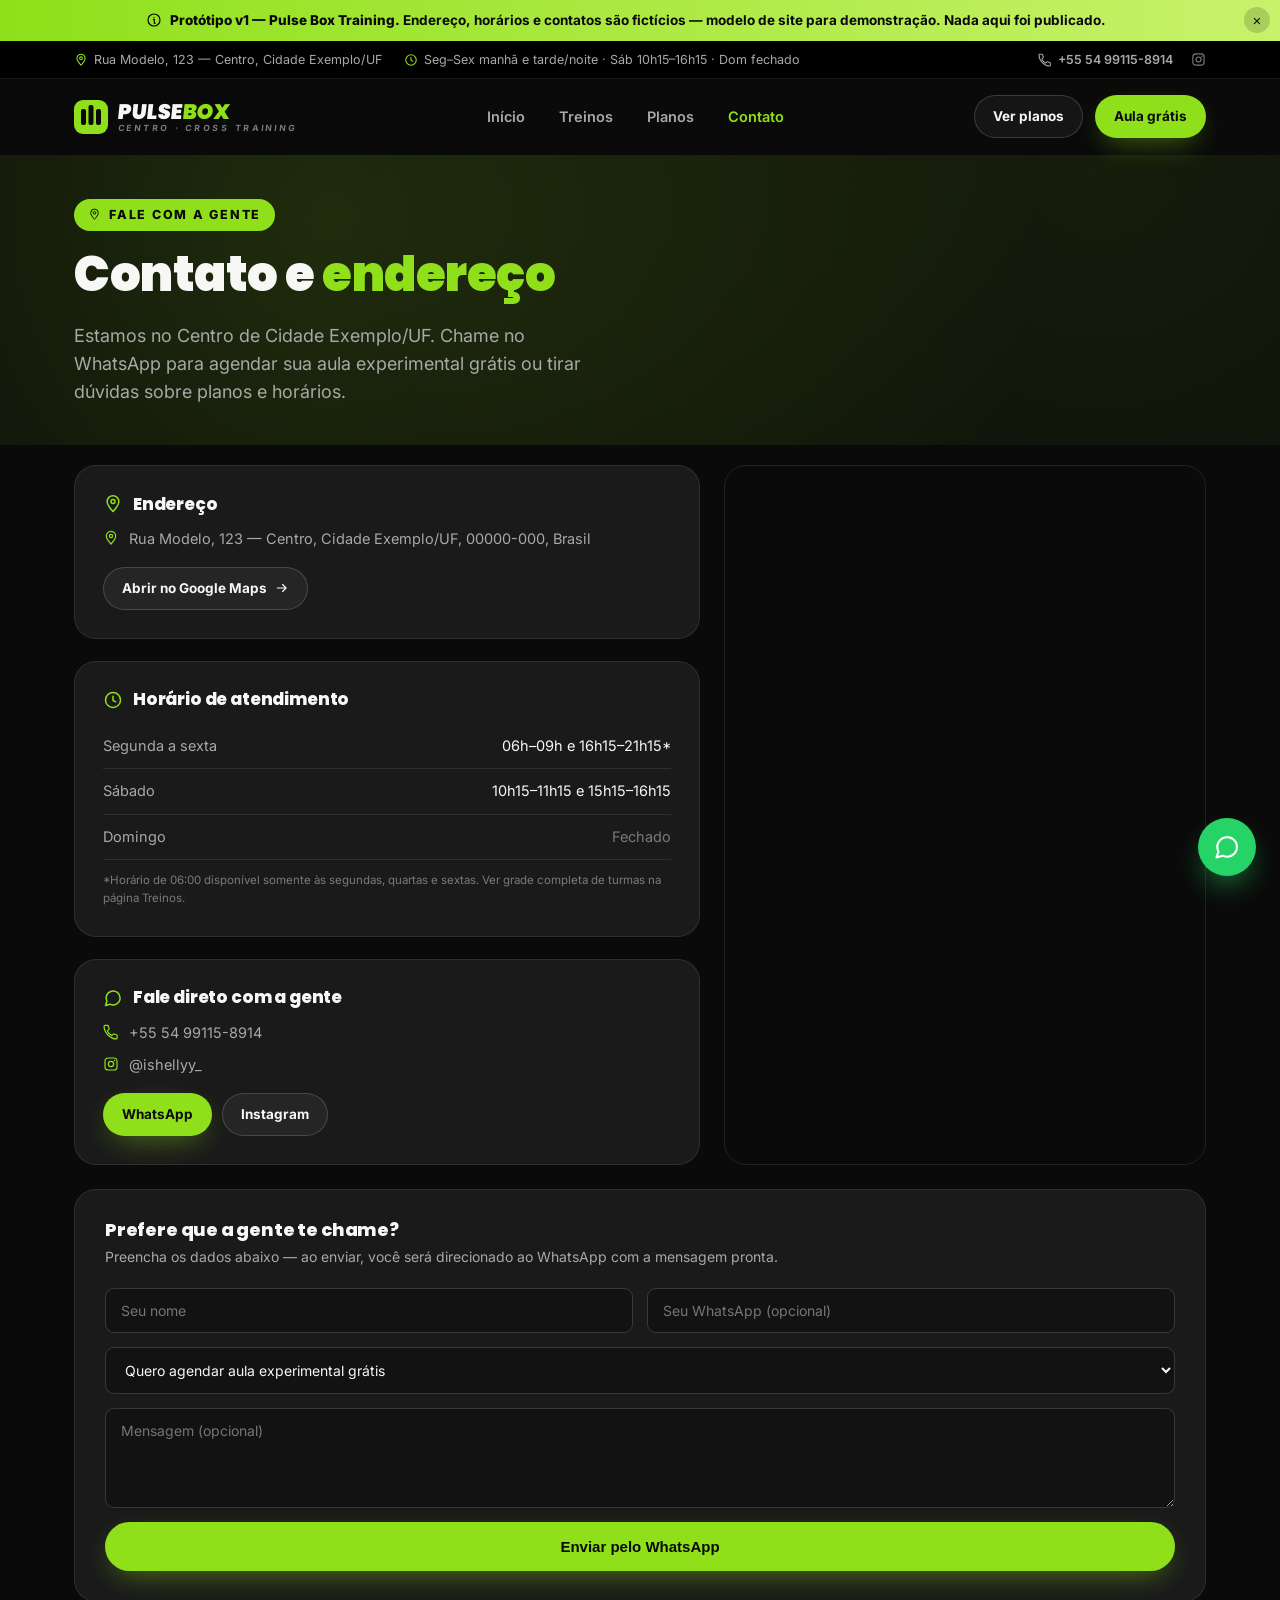
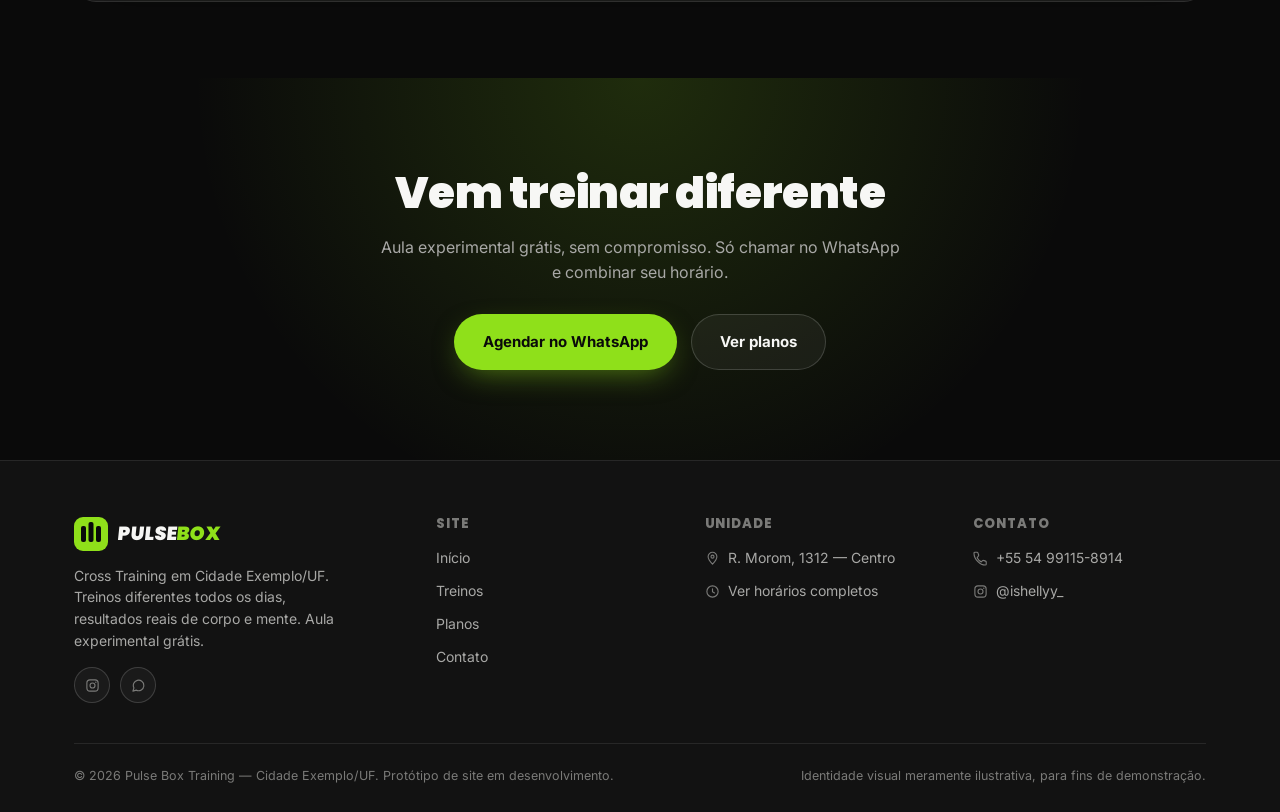
<file: projects/modelo-a/contato.html>
<!DOCTYPE html>
<html lang="pt-BR">
<head>
<meta charset="UTF-8">
<meta name="viewport" content="width=device-width, initial-scale=1.0">
<title>Contato e Endereço — Pulse Box Training | Cross Training Cidade Exemplo/UF</title>
<meta name="description" content="Pulse Box Training fica na Rua Modelo, 123 - Centro, Cidade Exemplo/UF. Fale pelo WhatsApp +55 54 99115-8914 e agende sua aula experimental grátis.">
<link rel="preconnect" href="https://fonts.googleapis.com">
<link rel="preconnect" href="https://fonts.gstatic.com" crossorigin>
<link href="https://fonts.googleapis.com/css2?family=Inter:wght@400;500;600;700;800&family=Poppins:wght@600;700;800;900&display=swap" rel="stylesheet">
<link rel="stylesheet" href="style.css">
</head>
<body>
<noscript><style>.reveal{opacity:1!important;transform:none!important}</style></noscript>

<!-- ICON SPRITE -->
<svg style="display:none" aria-hidden="true">
  <symbol id="i-pin" viewBox="0 0 24 24"><path d="M12 21s7-7.58 7-12A7 7 0 105 9c0 4.42 7 12 7 12z" fill="none" stroke="currentColor" stroke-width="1.8" stroke-linejoin="round"/><circle cx="12" cy="9" r="2.4" fill="none" stroke="currentColor" stroke-width="1.8"/></symbol>
  <symbol id="i-clock" viewBox="0 0 24 24"><circle cx="12" cy="12" r="9" fill="none" stroke="currentColor" stroke-width="1.8"/><path d="M12 7.5v5l3.2 1.8" fill="none" stroke="currentColor" stroke-width="1.8" stroke-linecap="round" stroke-linejoin="round"/></symbol>
  <symbol id="i-phone" viewBox="0 0 24 24"><path d="M6.6 10.8a15.3 15.3 0 006.6 6.6l2.1-2.1a1.3 1.3 0 011.35-.3l3.5 1.15c.6.2 1 .75 1 1.4V21a1.4 1.4 0 01-1.4 1.4C11.1 22.4 1.6 12.9 1.6 3.4A1.4 1.4 0 013 2h3.55c.6 0 1.15.4 1.35 1l1.15 3.5c.2.5.05 1.05-.3 1.4z" fill="none" stroke="currentColor" stroke-width="1.8" stroke-linejoin="round"/></symbol>
  <symbol id="i-mail" viewBox="0 0 24 24"><rect x="3" y="5" width="18" height="14" rx="2" fill="none" stroke="currentColor" stroke-width="1.8"/><path d="M4 7l8 6 8-6" fill="none" stroke="currentColor" stroke-width="1.8" stroke-linecap="round" stroke-linejoin="round"/></symbol>
  <symbol id="i-instagram" viewBox="0 0 24 24"><rect x="3" y="3" width="18" height="18" rx="5" fill="none" stroke="currentColor" stroke-width="1.8"/><circle cx="12" cy="12" r="4" fill="none" stroke="currentColor" stroke-width="1.8"/><circle cx="17.3" cy="6.7" r="1.1" fill="currentColor" stroke="none"/></symbol>
  <symbol id="i-whatsapp" viewBox="0 0 24 24"><path d="M20.5 11.9a8.4 8.4 0 01-12.2 7.5L3 21l1.7-5.1a8.4 8.4 0 1115.8-4z" fill="none" stroke="currentColor" stroke-width="1.8" stroke-linejoin="round"/></symbol>
  <symbol id="i-check" viewBox="0 0 24 24"><path d="M20 6.5L9.5 17 4 11.5" fill="none" stroke="currentColor" stroke-width="2.2" stroke-linecap="round" stroke-linejoin="round"/></symbol>
  <symbol id="i-arrow-right" viewBox="0 0 24 24"><path d="M4 12h15M13 6l6 6-6 6" fill="none" stroke="currentColor" stroke-width="2" stroke-linecap="round" stroke-linejoin="round"/></symbol>
  <symbol id="i-menu" viewBox="0 0 24 24"><path d="M4 7h16M4 12h16M4 17h16" fill="none" stroke="currentColor" stroke-width="1.9" stroke-linecap="round"/></symbol>
  <symbol id="i-info" viewBox="0 0 24 24"><circle cx="12" cy="12" r="9" fill="none" stroke="currentColor" stroke-width="1.8"/><path d="M12 8.2h.01M11.1 11h1.4v6h1.3" fill="none" stroke="currentColor" stroke-width="1.8" stroke-linecap="round" stroke-linejoin="round"/></symbol>
  <symbol id="i-calendar" viewBox="0 0 24 24"><rect x="3" y="5" width="18" height="16" rx="2" fill="none" stroke="currentColor" stroke-width="1.7"/><path d="M3 9.5h18M8 3v4M16 3v4" fill="none" stroke="currentColor" stroke-width="1.7" stroke-linecap="round"/></symbol>
  <symbol id="i-users" viewBox="0 0 24 24"><circle cx="9" cy="8" r="3.2" fill="none" stroke="currentColor" stroke-width="1.8"/><path d="M3 20c0-3.3 2.7-6 6-6s6 2.7 6 6" fill="none" stroke="currentColor" stroke-width="1.8" stroke-linecap="round"/><circle cx="17.2" cy="9" r="2.5" fill="none" stroke="currentColor" stroke-width="1.6"/><path d="M15.8 14.2c2.6.3 4.6 2.4 4.9 5.3" fill="none" stroke="currentColor" stroke-width="1.6" stroke-linecap="round"/></symbol>
</svg>

<div id="proto-ribbon">
  <svg class="icon" width="16" height="16"><use href="#i-info"/></svg>
  <span><b>Protótipo v1 — Pulse Box Training.</b> Endereço, horários e contatos são fictícios — modelo de site para demonstração. Nada aqui foi publicado.</span>
  <button onclick="document.getElementById('proto-ribbon').style.display='none'" aria-label="Fechar aviso">×</button>
</div>

<div class="topbar">
  <div class="topbar-inner">
    <div class="topbar-left">
      <span><svg class="icon" width="14" height="14"><use href="#i-pin"/></svg> Rua Modelo, 123 — Centro, Cidade Exemplo/UF</span>
      <span><svg class="icon" width="14" height="14"><use href="#i-clock"/></svg> Seg–Sex manhã e tarde/noite · Sáb 10h15–16h15 · Dom fechado</span>
    </div>
    <div class="topbar-right">
      <a href="https://wa.me/5554991158914" target="_blank" rel="noopener"><svg class="icon" width="14" height="14"><use href="#i-phone"/></svg> +55 54 99115-8914</a>
      <div class="topbar-social">
        <a href="https://www.instagram.com/ishellyy_/" target="_blank" rel="noopener" aria-label="Instagram"><svg class="icon" width="15" height="15"><use href="#i-instagram"/></svg></a>
      </div>
    </div>
  </div>
</div>

<header id="site-header">
  <nav class="nav">
    <a href="index.html" class="logo">
      <svg class="logo-mark" width="34" height="34" viewBox="0 0 34 34" fill="none"><rect width="34" height="34" rx="9" fill="#8FE01A"/><rect x="7" y="9" width="5" height="16" rx="2" fill="#0a0a0a"/><rect x="14.5" y="5" width="5" height="20" rx="2" fill="#0a0a0a"/><rect x="22" y="9" width="5" height="16" rx="2" fill="#0a0a0a"/></svg>
      <span class="logo-wrap">
        <span class="logo-word">Pulse<span>Box</span></span>
        <span class="logo-sub">Centro · Cross Training</span>
      </span>
    </a>
    <div class="nav-links">
      <a href="index.html">Início</a>
      <a href="treinos.html">Treinos</a>
      <a href="planos.html">Planos</a>
      <a href="contato.html" class="active">Contato</a>
    </div>
    <div class="nav-cta">
      <a href="planos.html" class="btn btn-ghost btn-sm">Ver planos</a>
      <a href="https://wa.me/5554991158914?text=Ol%C3%A1!%20Quero%20agendar%20minha%20aula%20experimental%20gr%C3%A1tis%20na%20Protein%20Box%20Centro." target="_blank" rel="noopener" class="btn btn-primary btn-sm">Aula grátis</a>
      <button class="burger" id="burgerBtn" aria-label="Abrir menu"><svg class="icon" width="24" height="24"><use href="#i-menu"/></svg></button>
    </div>
  </nav>
  <div class="mobile-menu" id="mobileMenu">
    <a href="index.html">Início</a>
    <a href="treinos.html">Treinos</a>
    <a href="planos.html">Planos</a>
    <a href="contato.html">Contato</a>
    <a href="https://wa.me/5554991158914" target="_blank" rel="noopener">Falar no WhatsApp →</a>
  </div>
</header>

<main>

  <section class="hero" style="padding:44px 0 10px">
    <div class="wrap">
      <div class="reveal in" style="max-width:720px">
        <span class="eyebrow"><svg class="icon" width="13" height="13"><use href="#i-pin"/></svg> Fale com a gente</span>
        <h1 style="font-size:clamp(32px,4.6vw,48px)">Contato e <em>endereço</em></h1>
        <p class="lead">Estamos no Centro de Cidade Exemplo/UF. Chame no WhatsApp para agendar sua aula experimental grátis ou tirar dúvidas sobre planos e horários.</p>
      </div>
    </div>
  </section>

  <!-- INFO + MAPA -->
  <section class="horario" style="padding-top:20px">
    <div class="wrap">
      <div class="horario-grid">
        <div class="reveal" style="display:flex;flex-direction:column;gap:22px">
          <div class="info-card">
            <h3><svg class="icon" width="20" height="20"><use href="#i-pin"/></svg> Endereço</h3>
            <div class="info-line"><svg class="icon" width="16" height="16"><use href="#i-pin"/></svg> Rua Modelo, 123 — Centro, Cidade Exemplo/UF, 00000-000, Brasil</div>
            <div style="margin-top:16px">
              <a href="https://maps.google.com/?q=Rua+Modelo+123+Centro+Cidade+Exemplo+UF" target="_blank" rel="noopener" class="btn btn-ghost btn-sm">Abrir no Google Maps <svg class="icon" width="14" height="14"><use href="#i-arrow-right"/></svg></a>
            </div>
          </div>
          <div class="info-card">
            <h3><svg class="icon" width="20" height="20"><use href="#i-clock"/></svg> Horário de atendimento</h3>
            <div class="hr-row"><span class="dim">Segunda a sexta</span><span>06h–09h e 16h15–21h15*</span></div>
            <div class="hr-row"><span class="dim">Sábado</span><span>10h15–11h15 e 15h15–16h15</span></div>
            <div class="hr-row"><span class="dim">Domingo</span><span class="hr-closed">Fechado</span></div>
            <p style="font-size:11.5px;color:var(--text-faint);margin-top:12px">*Horário de 06:00 disponível somente às segundas, quartas e sextas. Ver grade completa de turmas na página Treinos.</p>
          </div>
          <div class="info-card">
            <h3><svg class="icon" width="20" height="20"><use href="#i-whatsapp"/></svg> Fale direto com a gente</h3>
            <div class="info-line"><svg class="icon" width="16" height="16"><use href="#i-phone"/></svg> +55 54 99115-8914</div>
            <div class="info-line"><svg class="icon" width="16" height="16"><use href="#i-instagram"/></svg> @ishellyy_</div>
            <div style="margin-top:16px;display:flex;gap:10px;flex-wrap:wrap">
              <a href="https://wa.me/5554991158914?text=Ol%C3%A1!%20Quero%20agendar%20minha%20aula%20experimental%20gr%C3%A1tis%20na%20Protein%20Box%20Centro." target="_blank" rel="noopener" class="btn btn-primary btn-sm">WhatsApp</a>
              <a href="https://www.instagram.com/ishellyy_/" target="_blank" rel="noopener" class="btn btn-ghost btn-sm">Instagram</a>
            </div>
          </div>
        </div>
        <div class="map-embed reveal">
          <iframe
            src="https://www.google.com/maps?q=Rua+Modelo,+123+-+Centro,+Cidade+Exemplo+-+UF,+00000-000&output=embed"
            loading="lazy"
            referrerpolicy="no-referrer-when-downgrade"
            title="Mapa — Pulse Box Training, Rua Modelo 123, Centro, Cidade Exemplo/UF">
          </iframe>
        </div>
      </div>

      <!-- FORM -->
      <div class="contact-form reveal">
        <h3>Prefere que a gente te chame?</h3>
        <p>Preencha os dados abaixo — ao enviar, você será direcionado ao WhatsApp com a mensagem pronta.</p>
        <form id="contactForm">
          <div class="form-row">
            <input type="text" id="cf-name" placeholder="Seu nome" required>
            <input type="tel" id="cf-phone" placeholder="Seu WhatsApp (opcional)">
          </div>
          <div class="form-row full">
            <select id="cf-interest">
              <option value="Aula experimental grátis">Quero agendar aula experimental grátis</option>
              <option value="Planos e preços">Quero saber mais sobre planos e preços</option>
              <option value="Horários de treino">Quero saber os horários de treino</option>
              <option value="Outra dúvida">Tenho outra dúvida</option>
            </select>
          </div>
          <div class="form-row full">
            <textarea id="cf-message" placeholder="Mensagem (opcional)"></textarea>
          </div>
          <button type="submit" class="btn btn-primary btn-block">Enviar pelo WhatsApp</button>
        </form>
      </div>
    </div>
  </section>

  <!-- CTA FINAL -->
  <section class="cta-final">
    <div class="wrap">
      <h2>Vem treinar diferente</h2>
      <p>Aula experimental grátis, sem compromisso. Só chamar no WhatsApp e combinar seu horário.</p>
      <div class="actions">
        <a href="https://wa.me/5554991158914?text=Ol%C3%A1!%20Quero%20agendar%20minha%20aula%20experimental%20gr%C3%A1tis%20na%20Protein%20Box%20Centro." target="_blank" rel="noopener" class="btn btn-primary">Agendar no WhatsApp</a>
        <a href="planos.html" class="btn btn-ghost">Ver planos</a>
      </div>
    </div>
  </section>

</main>

<footer>
  <div class="wrap">
    <div class="foot-grid">
      <div class="foot-col">
        <div class="foot-logo">
          <svg class="logo-mark" width="30" height="30" viewBox="0 0 34 34" fill="none"><rect width="34" height="34" rx="9" fill="#8FE01A"/><rect x="7" y="9" width="5" height="16" rx="2" fill="#0a0a0a"/><rect x="14.5" y="5" width="5" height="20" rx="2" fill="#0a0a0a"/><rect x="22" y="9" width="5" height="16" rx="2" fill="#0a0a0a"/></svg>
          <span class="logo-word">Pulse<span>Box</span></span>
        </div>
        <p>Cross Training em Cidade Exemplo/UF. Treinos diferentes todos os dias, resultados reais de corpo e mente. Aula experimental grátis.</p>
        <div class="foot-social">
          <a href="https://www.instagram.com/ishellyy_/" target="_blank" rel="noopener" aria-label="Instagram"><svg class="icon" width="17" height="17"><use href="#i-instagram"/></svg></a>
          <a href="https://wa.me/5554991158914" target="_blank" rel="noopener" aria-label="WhatsApp"><svg class="icon" width="17" height="17"><use href="#i-whatsapp"/></svg></a>
        </div>
      </div>
      <div class="foot-col">
        <h4>Site</h4>
        <ul>
          <li><a href="index.html">Início</a></li>
          <li><a href="treinos.html">Treinos</a></li>
          <li><a href="planos.html">Planos</a></li>
          <li><a href="contato.html">Contato</a></li>
        </ul>
      </div>
      <div class="foot-col">
        <h4>Unidade</h4>
        <ul>
          <li><a href="contato.html"><svg class="icon" width="15" height="15"><use href="#i-pin"/></svg> R. Morom, 1312 — Centro</a></li>
          <li><a href="contato.html"><svg class="icon" width="15" height="15"><use href="#i-clock"/></svg> Ver horários completos</a></li>
        </ul>
      </div>
      <div class="foot-col">
        <h4>Contato</h4>
        <ul>
          <li><a href="https://wa.me/5554991158914" target="_blank" rel="noopener"><svg class="icon" width="15" height="15"><use href="#i-phone"/></svg> +55 54 99115-8914</a></li>
          <li><a href="https://www.instagram.com/ishellyy_/" target="_blank" rel="noopener"><svg class="icon" width="15" height="15"><use href="#i-instagram"/></svg> @ishellyy_</a></li>
        </ul>
      </div>
    </div>
    <div class="foot-bottom">
      <span>© 2026 Pulse Box Training — Cidade Exemplo/UF. Protótipo de site em desenvolvimento.</span>
      <span>Identidade visual meramente ilustrativa, para fins de demonstração.</span>
    </div>
  </div>
</footer>

<a href="https://wa.me/5554991158914?text=Ol%C3%A1!%20Quero%20agendar%20minha%20aula%20experimental%20gr%C3%A1tis%20na%20Protein%20Box%20Centro." target="_blank" rel="noopener" class="wa-float" aria-label="Falar no WhatsApp"><svg class="icon" width="28" height="28"><use href="#i-whatsapp"/></svg></a>

<script src="script.js"></script>
<script>
  const cfForm = document.getElementById('contactForm');
  if (cfForm) {
    cfForm.addEventListener('submit', (e) => {
      e.preventDefault();
      const name = document.getElementById('cf-name').value.trim();
      const phone = document.getElementById('cf-phone').value.trim();
      const interest = document.getElementById('cf-interest').value;
      const message = document.getElementById('cf-message').value.trim();
      let text = `Olá! Meu nome é ${name || '[nome]'}. ${interest}.`;
      if (phone) text += ` Meu WhatsApp: ${phone}.`;
      if (message) text += ` Mensagem: ${message}`;
      const url = 'https://wa.me/5554991158914?text=' + encodeURIComponent(text);
      window.open(url, '_blank', 'noopener');
    });
  }
</script>
</body>
</html>
</file>
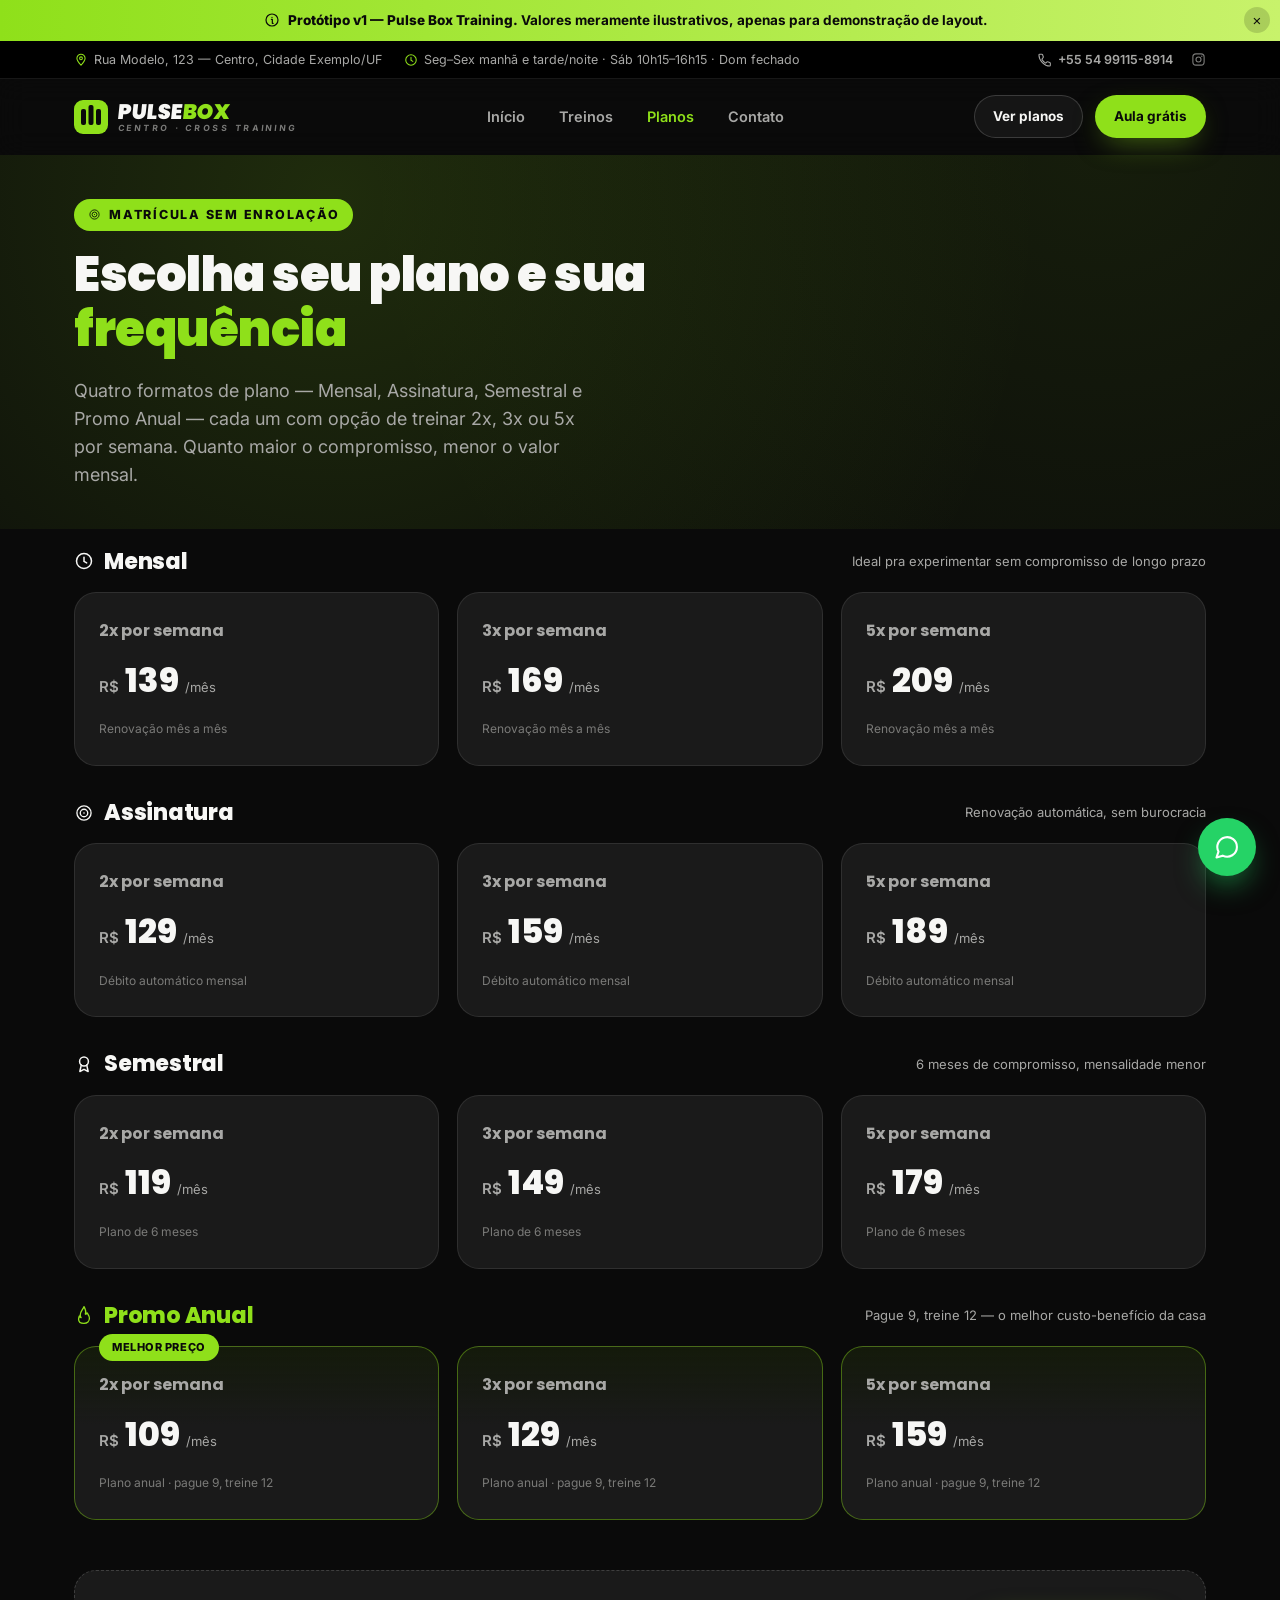
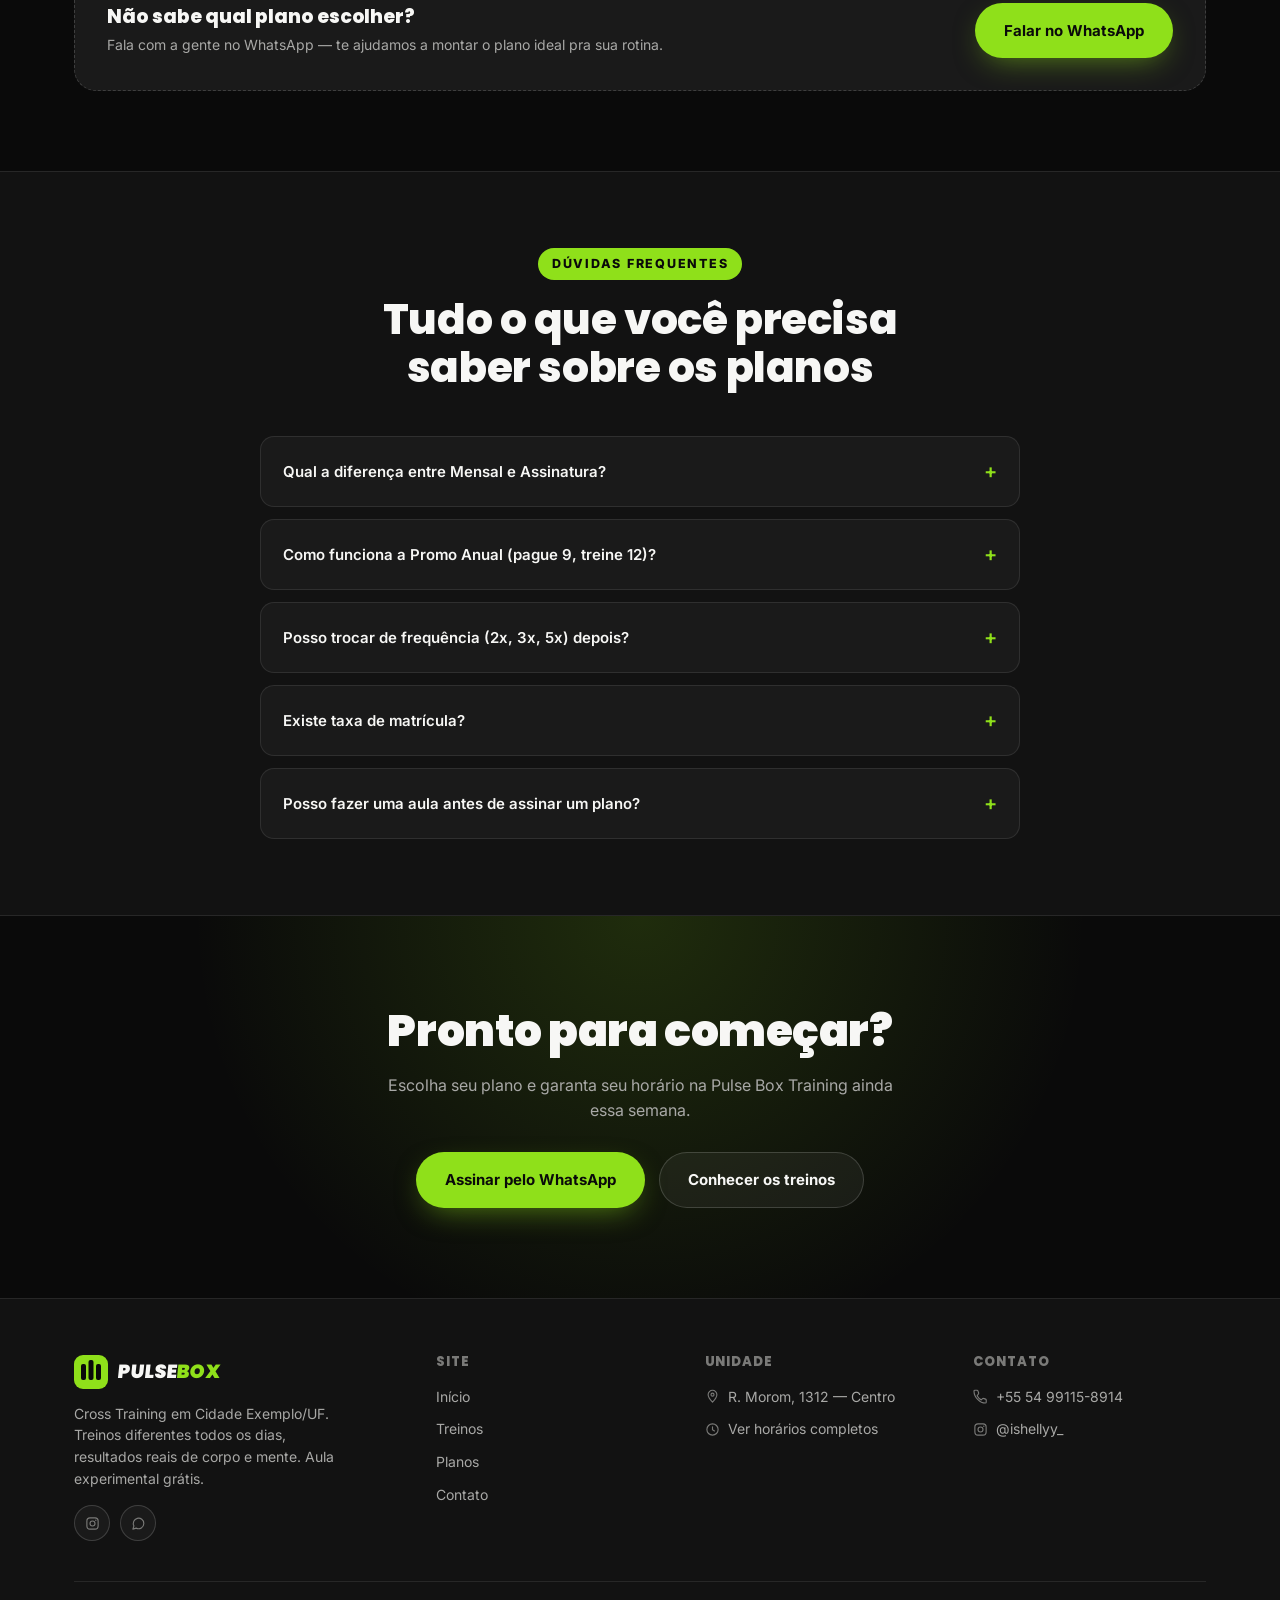
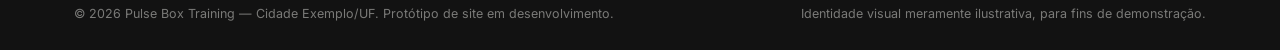
<file: projects/modelo-a/planos.html>
<!DOCTYPE html>
<html lang="pt-BR">
<head>
<meta charset="UTF-8">
<meta name="viewport" content="width=device-width, initial-scale=1.0">
<title>Planos e Preços — Pulse Box Training | Cross Training Cidade Exemplo/UF</title>
<meta name="description" content="Planos Pulse Box Training: Mensal, Assinatura, Semestral e Promo Anual (pague 9, treine 12), com opções de 2x, 3x ou 5x por semana.">
<link rel="preconnect" href="https://fonts.googleapis.com">
<link rel="preconnect" href="https://fonts.gstatic.com" crossorigin>
<link href="https://fonts.googleapis.com/css2?family=Inter:wght@400;500;600;700;800&family=Poppins:wght@600;700;800;900&display=swap" rel="stylesheet">
<link rel="stylesheet" href="style.css">
</head>
<body>
<noscript><style>.reveal{opacity:1!important;transform:none!important}</style></noscript>

<!-- ICON SPRITE -->
<svg style="display:none" aria-hidden="true">
  <symbol id="i-pin" viewBox="0 0 24 24"><path d="M12 21s7-7.58 7-12A7 7 0 105 9c0 4.42 7 12 7 12z" fill="none" stroke="currentColor" stroke-width="1.8" stroke-linejoin="round"/><circle cx="12" cy="9" r="2.4" fill="none" stroke="currentColor" stroke-width="1.8"/></symbol>
  <symbol id="i-clock" viewBox="0 0 24 24"><circle cx="12" cy="12" r="9" fill="none" stroke="currentColor" stroke-width="1.8"/><path d="M12 7.5v5l3.2 1.8" fill="none" stroke="currentColor" stroke-width="1.8" stroke-linecap="round" stroke-linejoin="round"/></symbol>
  <symbol id="i-phone" viewBox="0 0 24 24"><path d="M6.6 10.8a15.3 15.3 0 006.6 6.6l2.1-2.1a1.3 1.3 0 011.35-.3l3.5 1.15c.6.2 1 .75 1 1.4V21a1.4 1.4 0 01-1.4 1.4C11.1 22.4 1.6 12.9 1.6 3.4A1.4 1.4 0 013 2h3.55c.6 0 1.15.4 1.35 1l1.15 3.5c.2.5.05 1.05-.3 1.4z" fill="none" stroke="currentColor" stroke-width="1.8" stroke-linejoin="round"/></symbol>
  <symbol id="i-mail" viewBox="0 0 24 24"><rect x="3" y="5" width="18" height="14" rx="2" fill="none" stroke="currentColor" stroke-width="1.8"/><path d="M4 7l8 6 8-6" fill="none" stroke="currentColor" stroke-width="1.8" stroke-linecap="round" stroke-linejoin="round"/></symbol>
  <symbol id="i-instagram" viewBox="0 0 24 24"><rect x="3" y="3" width="18" height="18" rx="5" fill="none" stroke="currentColor" stroke-width="1.8"/><circle cx="12" cy="12" r="4" fill="none" stroke="currentColor" stroke-width="1.8"/><circle cx="17.3" cy="6.7" r="1.1" fill="currentColor" stroke="none"/></symbol>
  <symbol id="i-whatsapp" viewBox="0 0 24 24"><path d="M20.5 11.9a8.4 8.4 0 01-12.2 7.5L3 21l1.7-5.1a8.4 8.4 0 1115.8-4z" fill="none" stroke="currentColor" stroke-width="1.8" stroke-linejoin="round"/></symbol>
  <symbol id="i-check" viewBox="0 0 24 24"><path d="M20 6.5L9.5 17 4 11.5" fill="none" stroke="currentColor" stroke-width="2.2" stroke-linecap="round" stroke-linejoin="round"/></symbol>
  <symbol id="i-arrow-right" viewBox="0 0 24 24"><path d="M4 12h15M13 6l6 6-6 6" fill="none" stroke="currentColor" stroke-width="2" stroke-linecap="round" stroke-linejoin="round"/></symbol>
  <symbol id="i-users" viewBox="0 0 24 24"><circle cx="9" cy="8" r="3.2" fill="none" stroke="currentColor" stroke-width="1.8"/><path d="M3 20c0-3.3 2.7-6 6-6s6 2.7 6 6" fill="none" stroke="currentColor" stroke-width="1.8" stroke-linecap="round"/><circle cx="17.2" cy="9" r="2.5" fill="none" stroke="currentColor" stroke-width="1.6"/><path d="M15.8 14.2c2.6.3 4.6 2.4 4.9 5.3" fill="none" stroke="currentColor" stroke-width="1.6" stroke-linecap="round"/></symbol>
  <symbol id="i-award" viewBox="0 0 24 24"><circle cx="12" cy="9" r="5.3" fill="none" stroke="currentColor" stroke-width="1.8"/><path d="M8.7 13.3L7 21l5-2.6L17 21l-1.7-7.7" fill="none" stroke="currentColor" stroke-width="1.8" stroke-linecap="round" stroke-linejoin="round"/></symbol>
  <symbol id="i-target" viewBox="0 0 24 24"><circle cx="12" cy="12" r="8.5" fill="none" stroke="currentColor" stroke-width="1.6"/><circle cx="12" cy="12" r="4.5" fill="none" stroke="currentColor" stroke-width="1.6"/><circle cx="12" cy="12" r="1" fill="currentColor" stroke="none"/></symbol>
  <symbol id="i-menu" viewBox="0 0 24 24"><path d="M4 7h16M4 12h16M4 17h16" fill="none" stroke="currentColor" stroke-width="1.9" stroke-linecap="round"/></symbol>
  <symbol id="i-info" viewBox="0 0 24 24"><circle cx="12" cy="12" r="9" fill="none" stroke="currentColor" stroke-width="1.8"/><path d="M12 8.2h.01M11.1 11h1.4v6h1.3" fill="none" stroke="currentColor" stroke-width="1.8" stroke-linecap="round" stroke-linejoin="round"/></symbol>
  <symbol id="i-fire" viewBox="0 0 24 24"><path d="M12 22c4 0 6.5-2.6 6.5-6 0-3-1.8-4.6-2.8-6.6-.6 1.4-1.4 2-2.1 1.4C14.5 8.4 14 5.5 12 2c-1 3-4.5 5.7-4.5 10 0 1.4.4 2.4 1 3.2-1-.3-1.7-1-2.1-2C6 14.6 5.5 16 5.5 17c0 3 2.5 5 6.5 5z" fill="none" stroke="currentColor" stroke-width="1.6" stroke-linejoin="round"/></symbol>
</svg>

<div id="proto-ribbon">
  <svg class="icon" width="16" height="16"><use href="#i-info"/></svg>
  <span><b>Protótipo v1 — Pulse Box Training.</b> Valores meramente ilustrativos, apenas para demonstração de layout.</span>
  <button onclick="document.getElementById('proto-ribbon').style.display='none'" aria-label="Fechar aviso">×</button>
</div>

<div class="topbar">
  <div class="topbar-inner">
    <div class="topbar-left">
      <span><svg class="icon" width="14" height="14"><use href="#i-pin"/></svg> Rua Modelo, 123 — Centro, Cidade Exemplo/UF</span>
      <span><svg class="icon" width="14" height="14"><use href="#i-clock"/></svg> Seg–Sex manhã e tarde/noite · Sáb 10h15–16h15 · Dom fechado</span>
    </div>
    <div class="topbar-right">
      <a href="https://wa.me/5554991158914" target="_blank" rel="noopener"><svg class="icon" width="14" height="14"><use href="#i-phone"/></svg> +55 54 99115-8914</a>
      <div class="topbar-social">
        <a href="https://www.instagram.com/ishellyy_/" target="_blank" rel="noopener" aria-label="Instagram"><svg class="icon" width="15" height="15"><use href="#i-instagram"/></svg></a>
      </div>
    </div>
  </div>
</div>

<header id="site-header">
  <nav class="nav">
    <a href="index.html" class="logo">
      <svg class="logo-mark" width="34" height="34" viewBox="0 0 34 34" fill="none"><rect width="34" height="34" rx="9" fill="#8FE01A"/><rect x="7" y="9" width="5" height="16" rx="2" fill="#0a0a0a"/><rect x="14.5" y="5" width="5" height="20" rx="2" fill="#0a0a0a"/><rect x="22" y="9" width="5" height="16" rx="2" fill="#0a0a0a"/></svg>
      <span class="logo-wrap">
        <span class="logo-word">Pulse<span>Box</span></span>
        <span class="logo-sub">Centro · Cross Training</span>
      </span>
    </a>
    <div class="nav-links">
      <a href="index.html">Início</a>
      <a href="treinos.html">Treinos</a>
      <a href="planos.html" class="active">Planos</a>
      <a href="contato.html">Contato</a>
    </div>
    <div class="nav-cta">
      <a href="planos.html" class="btn btn-ghost btn-sm">Ver planos</a>
      <a href="https://wa.me/5554991158914?text=Ol%C3%A1!%20Quero%20agendar%20minha%20aula%20experimental%20gr%C3%A1tis%20na%20Protein%20Box%20Centro." target="_blank" rel="noopener" class="btn btn-primary btn-sm">Aula grátis</a>
      <button class="burger" id="burgerBtn" aria-label="Abrir menu"><svg class="icon" width="24" height="24"><use href="#i-menu"/></svg></button>
    </div>
  </nav>
  <div class="mobile-menu" id="mobileMenu">
    <a href="index.html">Início</a>
    <a href="treinos.html">Treinos</a>
    <a href="planos.html">Planos</a>
    <a href="contato.html">Contato</a>
    <a href="https://wa.me/5554991158914" target="_blank" rel="noopener">Falar no WhatsApp →</a>
  </div>
</header>

<main>

  <section class="hero" style="padding:44px 0 10px">
    <div class="wrap">
      <div class="reveal in" style="max-width:720px">
        <span class="eyebrow"><svg class="icon" width="13" height="13"><use href="#i-target"/></svg> Matrícula sem enrolação</span>
        <h1 style="font-size:clamp(32px,4.6vw,48px)">Escolha seu plano e sua <em>frequência</em></h1>
        <p class="lead">Quatro formatos de plano — Mensal, Assinatura, Semestral e Promo Anual — cada um com opção de treinar 2x, 3x ou 5x por semana. Quanto maior o compromisso, menor o valor mensal.</p>
      </div>
    </div>
  </section>

  <!-- PLANOS -->
  <section class="planos" style="padding-top:20px">
    <div class="wrap">

      <div class="plan-group reveal">
        <div class="plan-group-head">
          <h3><svg class="icon" width="20" height="20"><use href="#i-clock"/></svg> Mensal</h3>
          <span class="tagline">Ideal pra experimentar sem compromisso de longo prazo</span>
        </div>
        <div class="freq-grid">
          <div class="freq-card"><div class="freq-name">2x por semana</div><div class="freq-price"><span class="currency">R$</span><span class="value">139</span><span class="period">/mês</span></div><div class="freq-note">Renovação mês a mês</div></div>
          <div class="freq-card"><div class="freq-name">3x por semana</div><div class="freq-price"><span class="currency">R$</span><span class="value">169</span><span class="period">/mês</span></div><div class="freq-note">Renovação mês a mês</div></div>
          <div class="freq-card"><div class="freq-name">5x por semana</div><div class="freq-price"><span class="currency">R$</span><span class="value">209</span><span class="period">/mês</span></div><div class="freq-note">Renovação mês a mês</div></div>
        </div>
      </div>

      <div class="plan-group reveal">
        <div class="plan-group-head">
          <h3><svg class="icon" width="20" height="20"><use href="#i-target"/></svg> Assinatura</h3>
          <span class="tagline">Renovação automática, sem burocracia</span>
        </div>
        <div class="freq-grid">
          <div class="freq-card"><div class="freq-name">2x por semana</div><div class="freq-price"><span class="currency">R$</span><span class="value">129</span><span class="period">/mês</span></div><div class="freq-note">Débito automático mensal</div></div>
          <div class="freq-card"><div class="freq-name">3x por semana</div><div class="freq-price"><span class="currency">R$</span><span class="value">159</span><span class="period">/mês</span></div><div class="freq-note">Débito automático mensal</div></div>
          <div class="freq-card"><div class="freq-name">5x por semana</div><div class="freq-price"><span class="currency">R$</span><span class="value">189</span><span class="period">/mês</span></div><div class="freq-note">Débito automático mensal</div></div>
        </div>
      </div>

      <div class="plan-group reveal">
        <div class="plan-group-head">
          <h3><svg class="icon" width="20" height="20"><use href="#i-award"/></svg> Semestral</h3>
          <span class="tagline">6 meses de compromisso, mensalidade menor</span>
        </div>
        <div class="freq-grid">
          <div class="freq-card"><div class="freq-name">2x por semana</div><div class="freq-price"><span class="currency">R$</span><span class="value">119</span><span class="period">/mês</span></div><div class="freq-note">Plano de 6 meses</div></div>
          <div class="freq-card"><div class="freq-name">3x por semana</div><div class="freq-price"><span class="currency">R$</span><span class="value">149</span><span class="period">/mês</span></div><div class="freq-note">Plano de 6 meses</div></div>
          <div class="freq-card"><div class="freq-name">5x por semana</div><div class="freq-price"><span class="currency">R$</span><span class="value">179</span><span class="period">/mês</span></div><div class="freq-note">Plano de 6 meses</div></div>
        </div>
      </div>

      <div class="plan-group featured reveal">
        <div class="plan-group-head">
          <h3><svg class="icon" width="20" height="20"><use href="#i-fire"/></svg> Promo Anual</h3>
          <span class="tagline">Pague 9, treine 12 — o melhor custo-benefício da casa</span>
        </div>
        <div class="freq-grid">
          <div class="freq-card"><span class="plan-tag">Melhor preço</span><div class="freq-name">2x por semana</div><div class="freq-price"><span class="currency">R$</span><span class="value">109</span><span class="period">/mês</span></div><div class="freq-note">Plano anual · pague 9, treine 12</div></div>
          <div class="freq-card"><div class="freq-name">3x por semana</div><div class="freq-price"><span class="currency">R$</span><span class="value">129</span><span class="period">/mês</span></div><div class="freq-note">Plano anual · pague 9, treine 12</div></div>
          <div class="freq-card"><div class="freq-name">5x por semana</div><div class="freq-price"><span class="currency">R$</span><span class="value">159</span><span class="period">/mês</span></div><div class="freq-note">Plano anual · pague 9, treine 12</div></div>
        </div>
      </div>

      <div class="planos-cta reveal">
        <div>
          <h3>Não sabe qual plano escolher?</h3>
          <p>Fala com a gente no WhatsApp — te ajudamos a montar o plano ideal pra sua rotina.</p>
        </div>
        <a href="https://wa.me/5554991158914?text=Ol%C3%A1!%20Quero%20ajuda%20para%20escolher%20meu%20plano%20na%20Protein%20Box%20Centro." target="_blank" rel="noopener" class="btn btn-primary">Falar no WhatsApp</a>
      </div>
    </div>
  </section>

  <!-- FAQ -->
  <section class="faq" id="faq">
    <div class="wrap">
      <div class="section-head center reveal">
        <span class="eyebrow">Dúvidas frequentes</span>
        <h2>Tudo o que você precisa saber sobre os planos</h2>
      </div>
      <div class="faq-list">
        <div class="faq-item reveal">
          <div class="faq-q">Qual a diferença entre Mensal e Assinatura? <span class="plus">+</span></div>
          <div class="faq-a"><p>O Mensal é renovado manualmente todo mês. A Assinatura tem débito automático e sai um pouco mais em conta, sem você precisar renovar toda vez.</p></div>
        </div>
        <div class="faq-item reveal">
          <div class="faq-q">Como funciona a Promo Anual (pague 9, treine 12)? <span class="plus">+</span></div>
          <div class="faq-a"><p>No plano anual você paga o equivalente a 9 mensalidades e treina os 12 meses do ano — é o plano com o menor valor mensal entre todos.</p></div>
        </div>
        <div class="faq-item reveal">
          <div class="faq-q">Posso trocar de frequência (2x, 3x, 5x) depois? <span class="plus">+</span></div>
          <div class="faq-a"><p>Sim, você pode ajustar sua frequência semanal conforme sua rotina — fale com a recepção ou pelo WhatsApp para atualizar seu plano.</p></div>
        </div>
        <div class="faq-item reveal">
          <div class="faq-q">Existe taxa de matrícula? <span class="plus">+</span></div>
          <div class="faq-a"><p>Consulte as condições vigentes diretamente com a equipe da Pulse Box Training pelo WhatsApp — valores e promoções podem mudar.</p></div>
        </div>
        <div class="faq-item reveal">
          <div class="faq-q">Posso fazer uma aula antes de assinar um plano? <span class="plus">+</span></div>
          <div class="faq-a"><p>Sim! A aula experimental é grátis e sem compromisso — agende pelo WhatsApp e conheça a estrutura antes de decidir.</p></div>
        </div>
      </div>
    </div>
  </section>

  <!-- CTA FINAL -->
  <section class="cta-final">
    <div class="wrap">
      <h2>Pronto para começar?</h2>
      <p>Escolha seu plano e garanta seu horário na Pulse Box Training ainda essa semana.</p>
      <div class="actions">
        <a href="https://wa.me/5554991158914?text=Ol%C3%A1!%20Quero%20assinar%20um%20plano%20na%20Protein%20Box%20Centro." target="_blank" rel="noopener" class="btn btn-primary">Assinar pelo WhatsApp</a>
        <a href="treinos.html" class="btn btn-ghost">Conhecer os treinos</a>
      </div>
    </div>
  </section>

</main>

<footer>
  <div class="wrap">
    <div class="foot-grid">
      <div class="foot-col">
        <div class="foot-logo">
          <svg class="logo-mark" width="30" height="30" viewBox="0 0 34 34" fill="none"><rect width="34" height="34" rx="9" fill="#8FE01A"/><rect x="7" y="9" width="5" height="16" rx="2" fill="#0a0a0a"/><rect x="14.5" y="5" width="5" height="20" rx="2" fill="#0a0a0a"/><rect x="22" y="9" width="5" height="16" rx="2" fill="#0a0a0a"/></svg>
          <span class="logo-word">Pulse<span>Box</span></span>
        </div>
        <p>Cross Training em Cidade Exemplo/UF. Treinos diferentes todos os dias, resultados reais de corpo e mente. Aula experimental grátis.</p>
        <div class="foot-social">
          <a href="https://www.instagram.com/ishellyy_/" target="_blank" rel="noopener" aria-label="Instagram"><svg class="icon" width="17" height="17"><use href="#i-instagram"/></svg></a>
          <a href="https://wa.me/5554991158914" target="_blank" rel="noopener" aria-label="WhatsApp"><svg class="icon" width="17" height="17"><use href="#i-whatsapp"/></svg></a>
        </div>
      </div>
      <div class="foot-col">
        <h4>Site</h4>
        <ul>
          <li><a href="index.html">Início</a></li>
          <li><a href="treinos.html">Treinos</a></li>
          <li><a href="planos.html">Planos</a></li>
          <li><a href="contato.html">Contato</a></li>
        </ul>
      </div>
      <div class="foot-col">
        <h4>Unidade</h4>
        <ul>
          <li><a href="contato.html"><svg class="icon" width="15" height="15"><use href="#i-pin"/></svg> R. Morom, 1312 — Centro</a></li>
          <li><a href="contato.html"><svg class="icon" width="15" height="15"><use href="#i-clock"/></svg> Ver horários completos</a></li>
        </ul>
      </div>
      <div class="foot-col">
        <h4>Contato</h4>
        <ul>
          <li><a href="https://wa.me/5554991158914" target="_blank" rel="noopener"><svg class="icon" width="15" height="15"><use href="#i-phone"/></svg> +55 54 99115-8914</a></li>
          <li><a href="https://www.instagram.com/ishellyy_/" target="_blank" rel="noopener"><svg class="icon" width="15" height="15"><use href="#i-instagram"/></svg> @ishellyy_</a></li>
        </ul>
      </div>
    </div>
    <div class="foot-bottom">
      <span>© 2026 Pulse Box Training — Cidade Exemplo/UF. Protótipo de site em desenvolvimento.</span>
      <span>Identidade visual meramente ilustrativa, para fins de demonstração.</span>
    </div>
  </div>
</footer>

<a href="https://wa.me/5554991158914?text=Ol%C3%A1!%20Quero%20agendar%20minha%20aula%20experimental%20gr%C3%A1tis%20na%20Protein%20Box%20Centro." target="_blank" rel="noopener" class="wa-float" aria-label="Falar no WhatsApp"><svg class="icon" width="28" height="28"><use href="#i-whatsapp"/></svg></a>

<script src="script.js"></script>
</body>
</html>
</file>
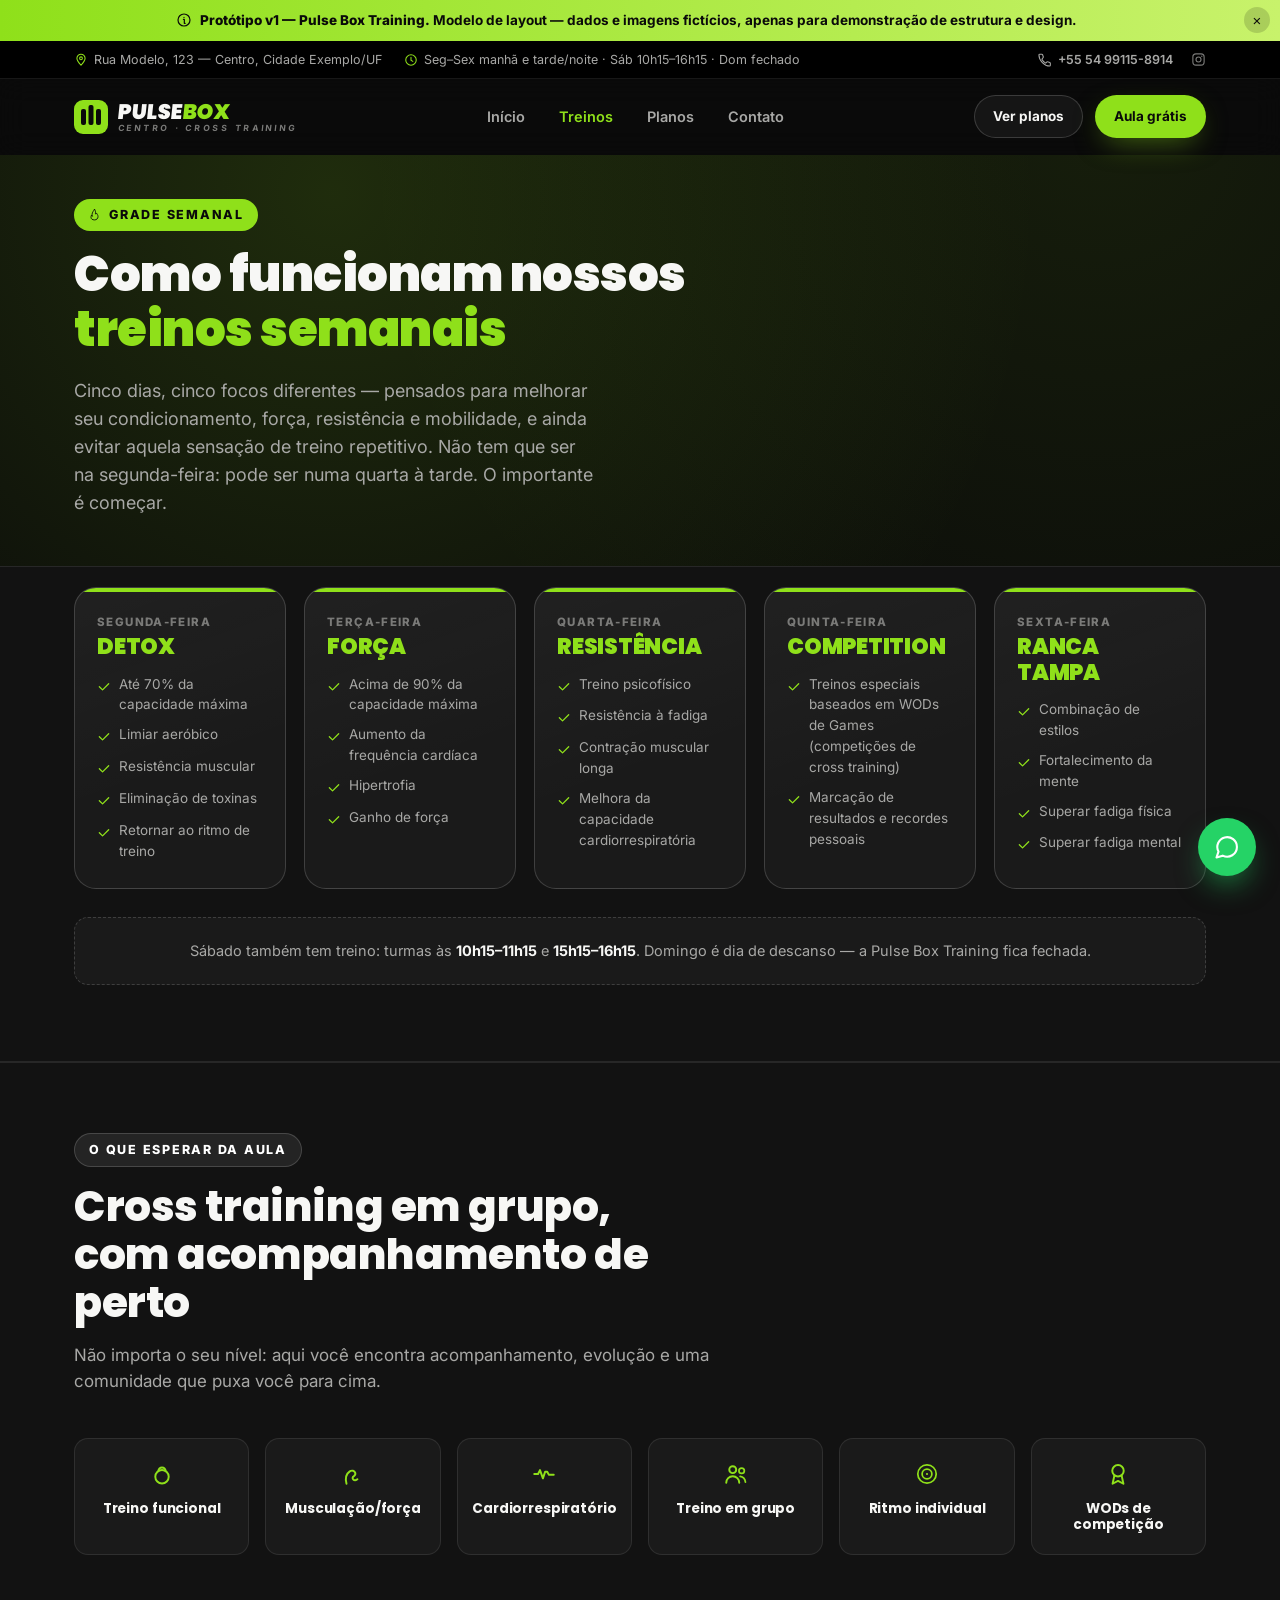
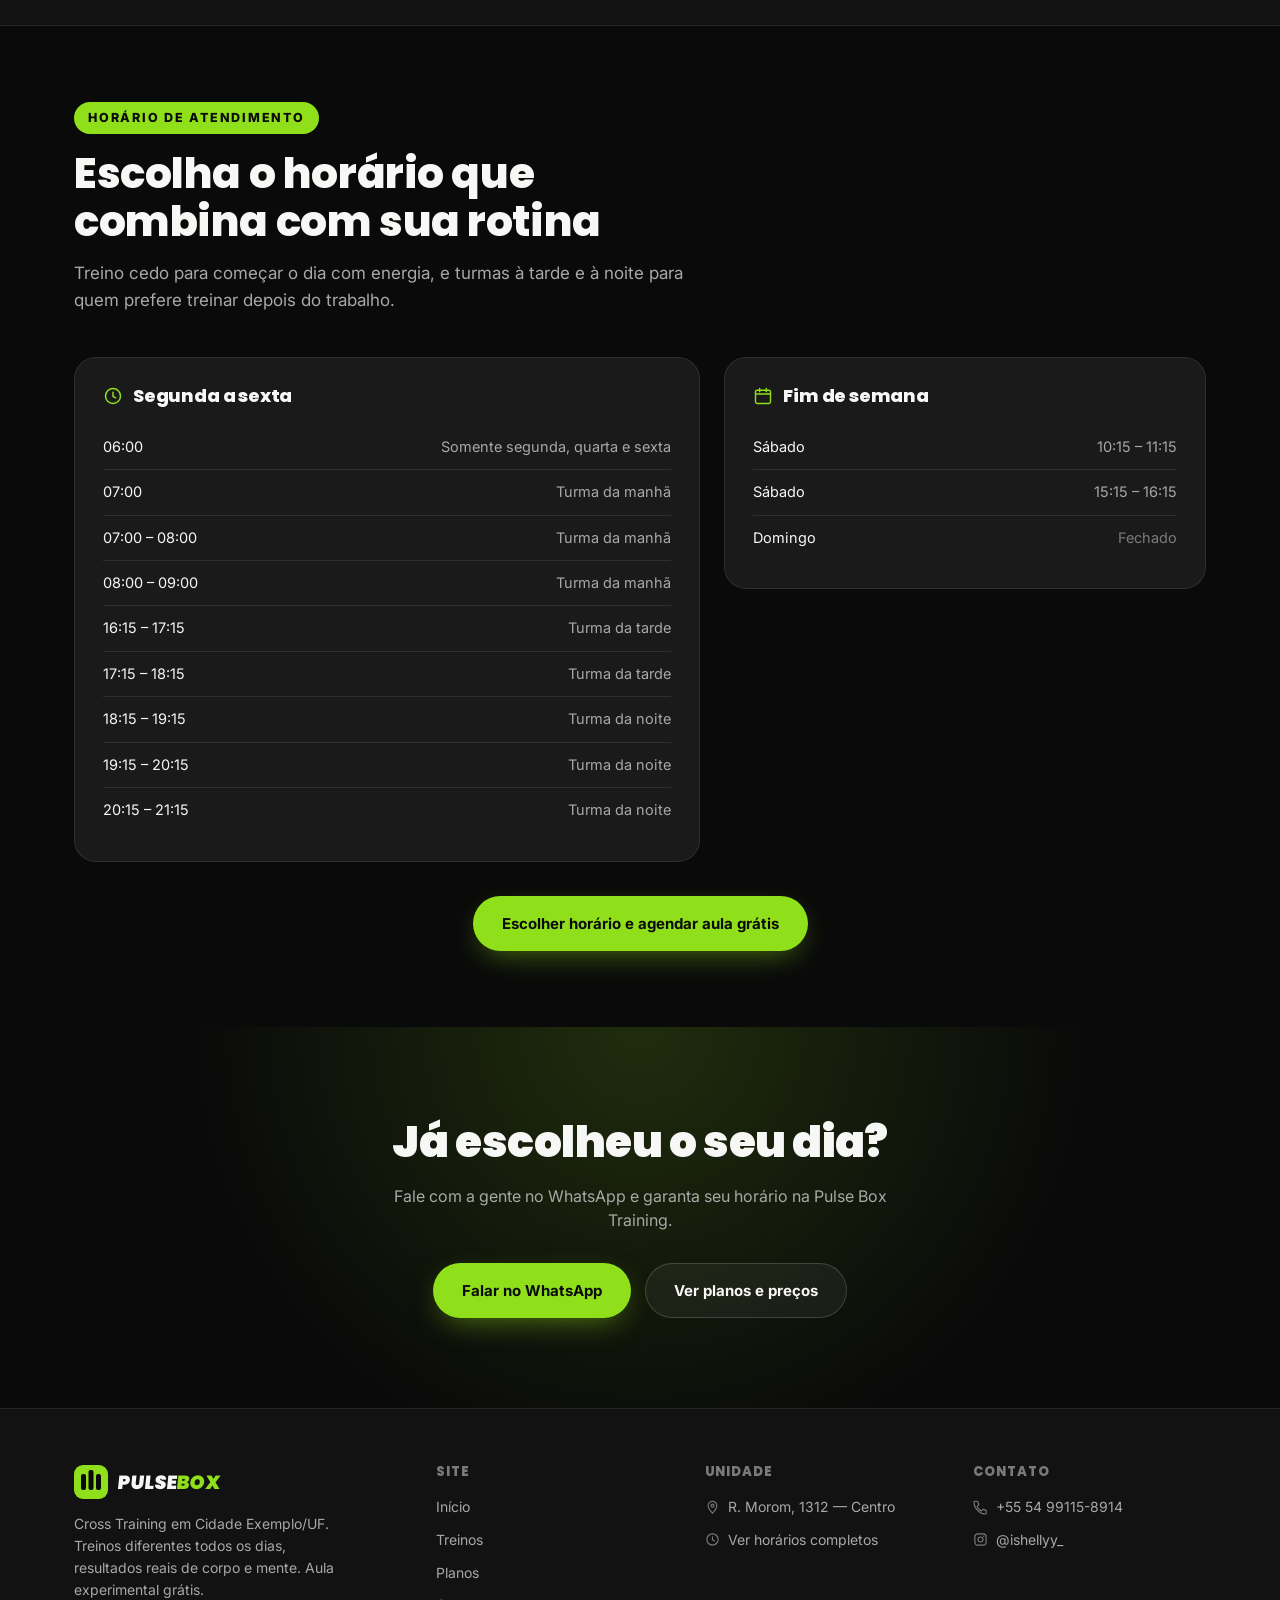
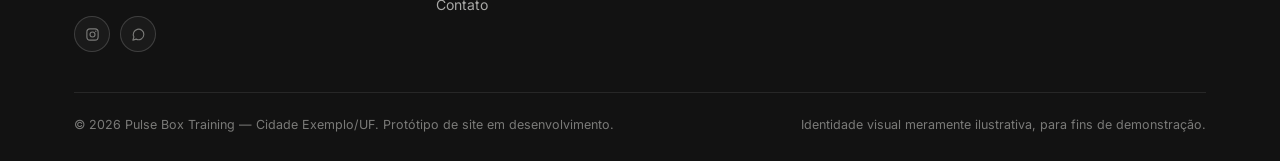
<file: projects/modelo-a/treinos.html>
<!DOCTYPE html>
<html lang="pt-BR">
<head>
<meta charset="UTF-8">
<meta name="viewport" content="width=device-width, initial-scale=1.0">
<title>Treinos da Semana — Pulse Box Training | Cross Training Cidade Exemplo/UF</title>
<meta name="description" content="Conheça a grade semanal de treinos da Pulse Box Training: Segunda Detox, Terça Força, Quarta Resistência, Quinta Competition e Sexta Ranca Tampa.">
<link rel="preconnect" href="https://fonts.googleapis.com">
<link rel="preconnect" href="https://fonts.gstatic.com" crossorigin>
<link href="https://fonts.googleapis.com/css2?family=Inter:wght@400;500;600;700;800&family=Poppins:wght@600;700;800;900&display=swap" rel="stylesheet">
<link rel="stylesheet" href="style.css">
</head>
<body>
<noscript><style>.reveal{opacity:1!important;transform:none!important}</style></noscript>

<!-- ICON SPRITE -->
<svg style="display:none" aria-hidden="true">
  <symbol id="i-pin" viewBox="0 0 24 24"><path d="M12 21s7-7.58 7-12A7 7 0 105 9c0 4.42 7 12 7 12z" fill="none" stroke="currentColor" stroke-width="1.8" stroke-linejoin="round"/><circle cx="12" cy="9" r="2.4" fill="none" stroke="currentColor" stroke-width="1.8"/></symbol>
  <symbol id="i-clock" viewBox="0 0 24 24"><circle cx="12" cy="12" r="9" fill="none" stroke="currentColor" stroke-width="1.8"/><path d="M12 7.5v5l3.2 1.8" fill="none" stroke="currentColor" stroke-width="1.8" stroke-linecap="round" stroke-linejoin="round"/></symbol>
  <symbol id="i-phone" viewBox="0 0 24 24"><path d="M6.6 10.8a15.3 15.3 0 006.6 6.6l2.1-2.1a1.3 1.3 0 011.35-.3l3.5 1.15c.6.2 1 .75 1 1.4V21a1.4 1.4 0 01-1.4 1.4C11.1 22.4 1.6 12.9 1.6 3.4A1.4 1.4 0 013 2h3.55c.6 0 1.15.4 1.35 1l1.15 3.5c.2.5.05 1.05-.3 1.4z" fill="none" stroke="currentColor" stroke-width="1.8" stroke-linejoin="round"/></symbol>
  <symbol id="i-mail" viewBox="0 0 24 24"><rect x="3" y="5" width="18" height="14" rx="2" fill="none" stroke="currentColor" stroke-width="1.8"/><path d="M4 7l8 6 8-6" fill="none" stroke="currentColor" stroke-width="1.8" stroke-linecap="round" stroke-linejoin="round"/></symbol>
  <symbol id="i-instagram" viewBox="0 0 24 24"><rect x="3" y="3" width="18" height="18" rx="5" fill="none" stroke="currentColor" stroke-width="1.8"/><circle cx="12" cy="12" r="4" fill="none" stroke="currentColor" stroke-width="1.8"/><circle cx="17.3" cy="6.7" r="1.1" fill="currentColor" stroke="none"/></symbol>
  <symbol id="i-whatsapp" viewBox="0 0 24 24"><path d="M20.5 11.9a8.4 8.4 0 01-12.2 7.5L3 21l1.7-5.1a8.4 8.4 0 1115.8-4z" fill="none" stroke="currentColor" stroke-width="1.8" stroke-linejoin="round"/></symbol>
  <symbol id="i-check" viewBox="0 0 24 24"><path d="M20 6.5L9.5 17 4 11.5" fill="none" stroke="currentColor" stroke-width="2.2" stroke-linecap="round" stroke-linejoin="round"/></symbol>
  <symbol id="i-arrow-right" viewBox="0 0 24 24"><path d="M4 12h15M13 6l6 6-6 6" fill="none" stroke="currentColor" stroke-width="2" stroke-linecap="round" stroke-linejoin="round"/></symbol>
  <symbol id="i-users" viewBox="0 0 24 24"><circle cx="9" cy="8" r="3.2" fill="none" stroke="currentColor" stroke-width="1.8"/><path d="M3 20c0-3.3 2.7-6 6-6s6 2.7 6 6" fill="none" stroke="currentColor" stroke-width="1.8" stroke-linecap="round"/><circle cx="17.2" cy="9" r="2.5" fill="none" stroke="currentColor" stroke-width="1.6"/><path d="M15.8 14.2c2.6.3 4.6 2.4 4.9 5.3" fill="none" stroke="currentColor" stroke-width="1.6" stroke-linecap="round"/></symbol>
  <symbol id="i-award" viewBox="0 0 24 24"><circle cx="12" cy="9" r="5.3" fill="none" stroke="currentColor" stroke-width="1.8"/><path d="M8.7 13.3L7 21l5-2.6L17 21l-1.7-7.7" fill="none" stroke="currentColor" stroke-width="1.8" stroke-linecap="round" stroke-linejoin="round"/></symbol>
  <symbol id="i-target" viewBox="0 0 24 24"><circle cx="12" cy="12" r="8.5" fill="none" stroke="currentColor" stroke-width="1.6"/><circle cx="12" cy="12" r="4.5" fill="none" stroke="currentColor" stroke-width="1.6"/><circle cx="12" cy="12" r="1" fill="currentColor" stroke="none"/></symbol>
  <symbol id="i-dumbbell" viewBox="0 0 24 24"><path d="M6.6 12h10.8M4 9.3v5.4M20 9.3v5.4" fill="none" stroke="currentColor" stroke-width="1.8" stroke-linecap="round"/><rect x="4.6" y="7.6" width="2.6" height="8.8" rx="1.2" fill="currentColor" stroke="none"/><rect x="16.8" y="7.6" width="2.6" height="8.8" rx="1.2" fill="currentColor" stroke="none"/></symbol>
  <symbol id="i-kettlebell" viewBox="0 0 24 24"><circle cx="12" cy="14.5" r="6.2" fill="none" stroke="currentColor" stroke-width="1.8"/><path d="M8.7 9.3a3.3 3.3 0 016.6 0" fill="none" stroke="currentColor" stroke-width="1.8" stroke-linecap="round"/></symbol>
  <symbol id="i-flex" viewBox="0 0 24 24"><path d="M6 21c-1.3-5 .1-9.4 3-11.4 2-1.4 4.3-.6 5 1.2.6 1.6-.3 2.7-1.4 3.4-1 .6-1.3 1.8-.5 2.7 1 1.2 2.9 1.3 4-.1" fill="none" stroke="currentColor" stroke-width="1.8" stroke-linecap="round" stroke-linejoin="round"/></symbol>
  <symbol id="i-pulse" viewBox="0 0 24 24"><path d="M3 12h3.5l1.8-3.6L11 16l2-6h2l1.4 2.6H21" fill="none" stroke="currentColor" stroke-width="1.8" stroke-linecap="round" stroke-linejoin="round"/></symbol>
  <symbol id="i-menu" viewBox="0 0 24 24"><path d="M4 7h16M4 12h16M4 17h16" fill="none" stroke="currentColor" stroke-width="1.9" stroke-linecap="round"/></symbol>
  <symbol id="i-calendar" viewBox="0 0 24 24"><rect x="3" y="5" width="18" height="16" rx="2" fill="none" stroke="currentColor" stroke-width="1.7"/><path d="M3 9.5h18M8 3v4M16 3v4" fill="none" stroke="currentColor" stroke-width="1.7" stroke-linecap="round"/></symbol>
  <symbol id="i-info" viewBox="0 0 24 24"><circle cx="12" cy="12" r="9" fill="none" stroke="currentColor" stroke-width="1.8"/><path d="M12 8.2h.01M11.1 11h1.4v6h1.3" fill="none" stroke="currentColor" stroke-width="1.8" stroke-linecap="round" stroke-linejoin="round"/></symbol>
  <symbol id="i-fire" viewBox="0 0 24 24"><path d="M12 22c4 0 6.5-2.6 6.5-6 0-3-1.8-4.6-2.8-6.6-.6 1.4-1.4 2-2.1 1.4C14.5 8.4 14 5.5 12 2c-1 3-4.5 5.7-4.5 10 0 1.4.4 2.4 1 3.2-1-.3-1.7-1-2.1-2C6 14.6 5.5 16 5.5 17c0 3 2.5 5 6.5 5z" fill="none" stroke="currentColor" stroke-width="1.6" stroke-linejoin="round"/></symbol>
</svg>

<div id="proto-ribbon">
  <svg class="icon" width="16" height="16"><use href="#i-info"/></svg>
  <span><b>Protótipo v1 — Pulse Box Training.</b> Modelo de layout — dados e imagens fictícios, apenas para demonstração de estrutura e design.</span>
  <button onclick="document.getElementById('proto-ribbon').style.display='none'" aria-label="Fechar aviso">×</button>
</div>

<div class="topbar">
  <div class="topbar-inner">
    <div class="topbar-left">
      <span><svg class="icon" width="14" height="14"><use href="#i-pin"/></svg> Rua Modelo, 123 — Centro, Cidade Exemplo/UF</span>
      <span><svg class="icon" width="14" height="14"><use href="#i-clock"/></svg> Seg–Sex manhã e tarde/noite · Sáb 10h15–16h15 · Dom fechado</span>
    </div>
    <div class="topbar-right">
      <a href="https://wa.me/5554991158914" target="_blank" rel="noopener"><svg class="icon" width="14" height="14"><use href="#i-phone"/></svg> +55 54 99115-8914</a>
      <div class="topbar-social">
        <a href="https://www.instagram.com/ishellyy_/" target="_blank" rel="noopener" aria-label="Instagram"><svg class="icon" width="15" height="15"><use href="#i-instagram"/></svg></a>
      </div>
    </div>
  </div>
</div>

<header id="site-header">
  <nav class="nav">
    <a href="index.html" class="logo">
      <svg class="logo-mark" width="34" height="34" viewBox="0 0 34 34" fill="none"><rect width="34" height="34" rx="9" fill="#8FE01A"/><rect x="7" y="9" width="5" height="16" rx="2" fill="#0a0a0a"/><rect x="14.5" y="5" width="5" height="20" rx="2" fill="#0a0a0a"/><rect x="22" y="9" width="5" height="16" rx="2" fill="#0a0a0a"/></svg>
      <span class="logo-wrap">
        <span class="logo-word">Pulse<span>Box</span></span>
        <span class="logo-sub">Centro · Cross Training</span>
      </span>
    </a>
    <div class="nav-links">
      <a href="index.html">Início</a>
      <a href="treinos.html" class="active">Treinos</a>
      <a href="planos.html">Planos</a>
      <a href="contato.html">Contato</a>
    </div>
    <div class="nav-cta">
      <a href="planos.html" class="btn btn-ghost btn-sm">Ver planos</a>
      <a href="https://wa.me/5554991158914?text=Ol%C3%A1!%20Quero%20agendar%20minha%20aula%20experimental%20gr%C3%A1tis%20na%20Protein%20Box%20Centro." target="_blank" rel="noopener" class="btn btn-primary btn-sm">Aula grátis</a>
      <button class="burger" id="burgerBtn" aria-label="Abrir menu"><svg class="icon" width="24" height="24"><use href="#i-menu"/></svg></button>
    </div>
  </nav>
  <div class="mobile-menu" id="mobileMenu">
    <a href="index.html">Início</a>
    <a href="treinos.html">Treinos</a>
    <a href="planos.html">Planos</a>
    <a href="contato.html">Contato</a>
    <a href="https://wa.me/5554991158914" target="_blank" rel="noopener">Falar no WhatsApp →</a>
  </div>
</header>

<main>

  <!-- HERO PÁGINA -->
  <section class="hero" style="padding:44px 0 20px">
    <div class="wrap">
      <div class="reveal in" style="max-width:720px">
        <span class="eyebrow"><svg class="icon" width="13" height="13"><use href="#i-fire"/></svg> Grade semanal</span>
        <h1 style="font-size:clamp(32px,4.6vw,48px)">Como funcionam nossos <em>treinos semanais</em></h1>
        <p class="lead">Cinco dias, cinco focos diferentes — pensados para melhorar seu condicionamento, força, resistência e mobilidade, e ainda evitar aquela sensação de treino repetitivo. Não tem que ser na segunda-feira: pode ser numa quarta à tarde. O importante é começar.</p>
      </div>
    </div>
  </section>

  <!-- GRADE COMPLETA -->
  <section class="grade" style="padding-top:20px">
    <div class="wrap">
      <div class="grade-grid">
        <div class="day-card reveal">
          <span class="day-label">Segunda-feira</span>
          <h3>Detox</h3>
          <ul>
            <li><span class="check"><svg class="icon" width="14" height="14"><use href="#i-check"/></svg></span> Até 70% da capacidade máxima</li>
            <li><span class="check"><svg class="icon" width="14" height="14"><use href="#i-check"/></svg></span> Limiar aeróbico</li>
            <li><span class="check"><svg class="icon" width="14" height="14"><use href="#i-check"/></svg></span> Resistência muscular</li>
            <li><span class="check"><svg class="icon" width="14" height="14"><use href="#i-check"/></svg></span> Eliminação de toxinas</li>
            <li><span class="check"><svg class="icon" width="14" height="14"><use href="#i-check"/></svg></span> Retornar ao ritmo de treino</li>
          </ul>
        </div>
        <div class="day-card reveal">
          <span class="day-label">Terça-feira</span>
          <h3>Força</h3>
          <ul>
            <li><span class="check"><svg class="icon" width="14" height="14"><use href="#i-check"/></svg></span> Acima de 90% da capacidade máxima</li>
            <li><span class="check"><svg class="icon" width="14" height="14"><use href="#i-check"/></svg></span> Aumento da frequência cardíaca</li>
            <li><span class="check"><svg class="icon" width="14" height="14"><use href="#i-check"/></svg></span> Hipertrofia</li>
            <li><span class="check"><svg class="icon" width="14" height="14"><use href="#i-check"/></svg></span> Ganho de força</li>
          </ul>
        </div>
        <div class="day-card reveal">
          <span class="day-label">Quarta-feira</span>
          <h3>Resistência</h3>
          <ul>
            <li><span class="check"><svg class="icon" width="14" height="14"><use href="#i-check"/></svg></span> Treino psicofísico</li>
            <li><span class="check"><svg class="icon" width="14" height="14"><use href="#i-check"/></svg></span> Resistência à fadiga</li>
            <li><span class="check"><svg class="icon" width="14" height="14"><use href="#i-check"/></svg></span> Contração muscular longa</li>
            <li><span class="check"><svg class="icon" width="14" height="14"><use href="#i-check"/></svg></span> Melhora da capacidade cardiorrespiratória</li>
          </ul>
        </div>
        <div class="day-card reveal">
          <span class="day-label">Quinta-feira</span>
          <h3>Competition</h3>
          <ul>
            <li><span class="check"><svg class="icon" width="14" height="14"><use href="#i-check"/></svg></span> Treinos especiais baseados em WODs de Games (competições de cross training)</li>
            <li><span class="check"><svg class="icon" width="14" height="14"><use href="#i-check"/></svg></span> Marcação de resultados e recordes pessoais</li>
          </ul>
        </div>
        <div class="day-card reveal">
          <span class="day-label">Sexta-feira</span>
          <h3>Ranca Tampa</h3>
          <ul>
            <li><span class="check"><svg class="icon" width="14" height="14"><use href="#i-check"/></svg></span> Combinação de estilos</li>
            <li><span class="check"><svg class="icon" width="14" height="14"><use href="#i-check"/></svg></span> Fortalecimento da mente</li>
            <li><span class="check"><svg class="icon" width="14" height="14"><use href="#i-check"/></svg></span> Superar fadiga física</li>
            <li><span class="check"><svg class="icon" width="14" height="14"><use href="#i-check"/></svg></span> Superar fadiga mental</li>
          </ul>
        </div>
      </div>
      <div class="grade-note reveal">Sábado também tem treino: turmas às <strong>10h15–11h15</strong> e <strong>15h15–16h15</strong>. Domingo é dia de descanso — a Pulse Box Training fica fechada.</div>
    </div>
  </section>

  <!-- MODALIDADES / FORMATO -->
  <section class="modalidades">
    <div class="wrap">
      <div class="section-head reveal">
        <span class="eyebrow alt">O que esperar da aula</span>
        <h2>Cross training em grupo, com acompanhamento de perto</h2>
        <p>Não importa o seu nível: aqui você encontra acompanhamento, evolução e uma comunidade que puxa você para cima.</p>
      </div>
      <div class="mod-grid">
        <div class="mod-card reveal"><div class="ic"><svg class="icon" width="26" height="26"><use href="#i-kettlebell"/></svg></div><h4>Treino funcional</h4></div>
        <div class="mod-card reveal"><div class="ic"><svg class="icon" width="26" height="26"><use href="#i-flex"/></svg></div><h4>Musculação/força</h4></div>
        <div class="mod-card reveal"><div class="ic"><svg class="icon" width="26" height="26"><use href="#i-pulse"/></svg></div><h4>Cardiorrespiratório</h4></div>
        <div class="mod-card reveal"><div class="ic"><svg class="icon" width="26" height="26"><use href="#i-users"/></svg></div><h4>Treino em grupo</h4></div>
        <div class="mod-card reveal"><div class="ic"><svg class="icon" width="26" height="26"><use href="#i-target"/></svg></div><h4>Ritmo individual</h4></div>
        <div class="mod-card reveal"><div class="ic"><svg class="icon" width="26" height="26"><use href="#i-award"/></svg></div><h4>WODs de competição</h4></div>
      </div>
    </div>
  </section>

  <!-- HORÁRIOS -->
  <section class="horario">
    <div class="wrap">
      <div class="section-head reveal">
        <span class="eyebrow">Horário de atendimento</span>
        <h2>Escolha o horário que combina com sua rotina</h2>
        <p>Treino cedo para começar o dia com energia, e turmas à tarde e à noite para quem prefere treinar depois do trabalho.</p>
      </div>
      <div class="horario-grid">
        <div class="hr-card reveal">
          <h3><svg class="icon" width="20" height="20"><use href="#i-clock"/></svg> Segunda a sexta</h3>
          <div class="hr-row"><span>06:00</span><span class="dim">Somente segunda, quarta e sexta</span></div>
          <div class="hr-row"><span>07:00</span><span class="dim">Turma da manhã</span></div>
          <div class="hr-row"><span>07:00 – 08:00</span><span class="dim">Turma da manhã</span></div>
          <div class="hr-row"><span>08:00 – 09:00</span><span class="dim">Turma da manhã</span></div>
          <div class="hr-row"><span>16:15 – 17:15</span><span class="dim">Turma da tarde</span></div>
          <div class="hr-row"><span>17:15 – 18:15</span><span class="dim">Turma da tarde</span></div>
          <div class="hr-row"><span>18:15 – 19:15</span><span class="dim">Turma da noite</span></div>
          <div class="hr-row"><span>19:15 – 20:15</span><span class="dim">Turma da noite</span></div>
          <div class="hr-row"><span>20:15 – 21:15</span><span class="dim">Turma da noite</span></div>
        </div>
        <div class="hr-card reveal">
          <h3><svg class="icon" width="20" height="20"><use href="#i-calendar"/></svg> Fim de semana</h3>
          <div class="hr-row"><span>Sábado</span><span class="dim">10:15 – 11:15</span></div>
          <div class="hr-row"><span>Sábado</span><span class="dim">15:15 – 16:15</span></div>
          <div class="hr-row"><span>Domingo</span><span class="hr-closed">Fechado</span></div>
        </div>
      </div>
      <div style="text-align:center;margin-top:34px">
        <a href="https://wa.me/5554991158914?text=Ol%C3%A1!%20Quero%20agendar%20minha%20aula%20experimental%20gr%C3%A1tis%20na%20Protein%20Box%20Centro." target="_blank" rel="noopener" class="btn btn-primary">Escolher horário e agendar aula grátis</a>
      </div>
    </div>
  </section>

  <!-- CTA FINAL -->
  <section class="cta-final">
    <div class="wrap">
      <h2>Já escolheu o seu dia?</h2>
      <p>Fale com a gente no WhatsApp e garanta seu horário na Pulse Box Training.</p>
      <div class="actions">
        <a href="https://wa.me/5554991158914?text=Ol%C3%A1!%20Quero%20agendar%20minha%20aula%20experimental%20gr%C3%A1tis%20na%20Protein%20Box%20Centro." target="_blank" rel="noopener" class="btn btn-primary">Falar no WhatsApp</a>
        <a href="planos.html" class="btn btn-ghost">Ver planos e preços</a>
      </div>
    </div>
  </section>

</main>

<footer>
  <div class="wrap">
    <div class="foot-grid">
      <div class="foot-col">
        <div class="foot-logo">
          <svg class="logo-mark" width="30" height="30" viewBox="0 0 34 34" fill="none"><rect width="34" height="34" rx="9" fill="#8FE01A"/><rect x="7" y="9" width="5" height="16" rx="2" fill="#0a0a0a"/><rect x="14.5" y="5" width="5" height="20" rx="2" fill="#0a0a0a"/><rect x="22" y="9" width="5" height="16" rx="2" fill="#0a0a0a"/></svg>
          <span class="logo-word">Pulse<span>Box</span></span>
        </div>
        <p>Cross Training em Cidade Exemplo/UF. Treinos diferentes todos os dias, resultados reais de corpo e mente. Aula experimental grátis.</p>
        <div class="foot-social">
          <a href="https://www.instagram.com/ishellyy_/" target="_blank" rel="noopener" aria-label="Instagram"><svg class="icon" width="17" height="17"><use href="#i-instagram"/></svg></a>
          <a href="https://wa.me/5554991158914" target="_blank" rel="noopener" aria-label="WhatsApp"><svg class="icon" width="17" height="17"><use href="#i-whatsapp"/></svg></a>
        </div>
      </div>
      <div class="foot-col">
        <h4>Site</h4>
        <ul>
          <li><a href="index.html">Início</a></li>
          <li><a href="treinos.html">Treinos</a></li>
          <li><a href="planos.html">Planos</a></li>
          <li><a href="contato.html">Contato</a></li>
        </ul>
      </div>
      <div class="foot-col">
        <h4>Unidade</h4>
        <ul>
          <li><a href="contato.html"><svg class="icon" width="15" height="15"><use href="#i-pin"/></svg> R. Morom, 1312 — Centro</a></li>
          <li><a href="contato.html"><svg class="icon" width="15" height="15"><use href="#i-clock"/></svg> Ver horários completos</a></li>
        </ul>
      </div>
      <div class="foot-col">
        <h4>Contato</h4>
        <ul>
          <li><a href="https://wa.me/5554991158914" target="_blank" rel="noopener"><svg class="icon" width="15" height="15"><use href="#i-phone"/></svg> +55 54 99115-8914</a></li>
          <li><a href="https://www.instagram.com/ishellyy_/" target="_blank" rel="noopener"><svg class="icon" width="15" height="15"><use href="#i-instagram"/></svg> @ishellyy_</a></li>
        </ul>
      </div>
    </div>
    <div class="foot-bottom">
      <span>© 2026 Pulse Box Training — Cidade Exemplo/UF. Protótipo de site em desenvolvimento.</span>
      <span>Identidade visual meramente ilustrativa, para fins de demonstração.</span>
    </div>
  </div>
</footer>

<a href="https://wa.me/5554991158914?text=Ol%C3%A1!%20Quero%20agendar%20minha%20aula%20experimental%20gr%C3%A1tis%20na%20Protein%20Box%20Centro." target="_blank" rel="noopener" class="wa-float" aria-label="Falar no WhatsApp"><svg class="icon" width="28" height="28"><use href="#i-whatsapp"/></svg></a>

<script src="script.js"></script>
</body>
</html>
</file>
<file: projects/modelo-a/style.css>
/* ========================================================
   PULSE BOX TRAINING — Cross Training, Cidade Exemplo/UF
   Identidade visual fictícia, criada para este modelo:
   fundo preto, verde neon de destaque, tipografia bold/uppercase,
   estética "pôster rasgado" nas artes de treino.
   Mesmo método de construção usado no protótipo VitaFit.
   ======================================================== */
:root{
  --bg:#0a0a0a;
  --bg-soft:#121212;
  --surface:#1a1a1a;
  --surface-2:#212121;
  --border:rgba(255,255,255,.09);
  --border-strong:rgba(255,255,255,.16);
  --text:#f7f7f5;
  --text-dim:#a8a8a6;
  --text-faint:#7a7a78;
  --primary:#8FE01A;
  --primary-dark:#6BB012;
  --primary-ink:#0a0a0a;
  --accent-soft:rgba(143,224,26,.14);
  --radius-lg:22px;
  --radius-md:14px;
  --radius-sm:9px;
  --shadow-lg:0 30px 70px -25px rgba(0,0,0,.65);
  --shadow-md:0 16px 40px -18px rgba(0,0,0,.55);
  --maxw:1180px;
}
*{box-sizing:border-box;margin:0;padding:0}
html{scroll-behavior:smooth}
body{
  background:var(--bg);
  color:var(--text);
  font-family:'Inter',system-ui,-apple-system,Segoe UI,sans-serif;
  line-height:1.55;
  -webkit-font-smoothing:antialiased;
  overflow-x:hidden;
}
h1,h2,h3,h4{font-family:'Poppins',sans-serif;line-height:1.15;letter-spacing:-.01em;font-weight:800}
a{color:inherit;text-decoration:none}
ul{list-style:none}
img{max-width:100%;display:block}
.wrap{max-width:var(--maxw);margin:0 auto;padding:0 24px}
section{position:relative}
.icon{display:inline-block;vertical-align:-3px;flex-shrink:0}
.eyebrow{
  display:inline-flex;align-items:center;gap:8px;
  font-size:12.5px;font-weight:800;letter-spacing:.14em;text-transform:uppercase;
  color:#0a0a0a;background:var(--primary);
  padding:6px 14px;border-radius:999px;margin-bottom:16px;
}
.eyebrow.alt{color:#fff;background:rgba(255,255,255,.08);border:1px solid var(--border-strong)}
.section-head{max-width:640px;margin-bottom:44px}
.section-head h2{font-size:clamp(28px,4vw,42px);font-weight:800;margin-bottom:14px}
.section-head p{color:var(--text-dim);font-size:17px}
.center{text-align:center;margin-left:auto;margin-right:auto}
.btn{
  display:inline-flex;align-items:center;justify-content:center;gap:8px;
  padding:15px 28px;border-radius:999px;font-weight:700;font-size:15px;
  border:1px solid transparent;cursor:pointer;transition:.2s transform ease,.2s box-shadow ease,.2s background ease;
  white-space:nowrap;
}
.btn:active{transform:scale(.97)}
.btn-primary{background:var(--primary);color:var(--primary-ink);box-shadow:0 10px 30px -10px rgba(143,224,26,.55)}
.btn-primary:hover{background:var(--primary-dark);box-shadow:0 14px 34px -10px rgba(143,224,26,.7)}
.btn-ghost{background:rgba(255,255,255,.05);color:var(--text);border-color:var(--border-strong)}
.btn-ghost:hover{background:rgba(255,255,255,.1)}
.btn-dark{background:var(--surface-2);color:var(--text);border-color:var(--border-strong)}
.btn-block{width:100%}
.btn-sm{padding:10px 18px;font-size:13.5px}

/* ---------- Notice ribbon ---------- */
#proto-ribbon{
  background:linear-gradient(90deg,var(--primary),#c8f26b);
  color:#0a0a0a;font-weight:700;font-size:13.5px;
  text-align:center;padding:10px 44px 10px 16px;position:relative;
  display:flex;align-items:center;justify-content:center;gap:8px;
}
#proto-ribbon b{font-weight:800}
#proto-ribbon button{
  position:absolute;right:10px;top:50%;transform:translateY(-50%);
  background:rgba(0,0,0,.15);border:none;color:inherit;
  width:26px;height:26px;border-radius:50%;font-size:15px;cursor:pointer;line-height:1;
}

/* ---------- Top info bar ---------- */
.topbar{background:#000;border-bottom:1px solid var(--border);font-size:12.5px;color:var(--text-dim)}
.topbar-inner{display:flex;align-items:center;justify-content:space-between;padding:9px 24px;flex-wrap:wrap;gap:10px;max-width:var(--maxw);margin:0 auto}
.topbar-left{display:flex;gap:22px;flex-wrap:wrap}
.topbar-left span{display:flex;align-items:center;gap:6px}
.topbar-left .icon{color:var(--primary)}
.topbar-right{display:flex;align-items:center;gap:18px}
.topbar-right a{display:flex;align-items:center;gap:6px;color:var(--text-dim);font-weight:600}
.topbar-right a:hover{color:var(--primary)}
.topbar-social{display:flex;gap:12px}
.topbar-social a{color:var(--text-faint)}
.topbar-social a:hover{color:var(--primary)}
@media(max-width:900px){.topbar-left{display:none}}
@media(max-width:560px){.topbar-inner{justify-content:center}.topbar-social{display:none}}

/* ---------- Header ---------- */
header{
  position:sticky;top:0;z-index:100;
  background:rgba(10,10,10,.7);backdrop-filter:blur(14px);
  border-bottom:1px solid transparent;transition:.25s border-color ease,.25s background ease;
}
header.scrolled{border-color:var(--border);background:rgba(10,10,10,.92)}
.nav{display:flex;align-items:center;justify-content:space-between;padding:16px 24px;max-width:var(--maxw);margin:0 auto}
.logo{display:flex;align-items:center;gap:10px}
.logo-mark{width:34px;height:34px;flex-shrink:0}
.logo-word{font-family:'Poppins';font-weight:900;font-size:21px;text-transform:uppercase;letter-spacing:-.01em;transform:skewX(-6deg);line-height:1}
.logo-word span{color:var(--primary)}
.logo-sub{display:block;font-family:'Inter';font-weight:700;font-size:8.5px;letter-spacing:.32em;
  color:var(--text-faint);text-transform:uppercase;margin-top:2px;transform:skewX(-6deg)}
.logo-wrap{display:flex;flex-direction:column;line-height:1}
.nav-links{display:flex;align-items:center;gap:34px;font-weight:600;font-size:14.5px;color:var(--text-dim)}
.nav-links a:hover,.nav-links a.active{color:var(--primary)}
.nav-cta{display:flex;align-items:center;gap:12px}
.burger{display:none;background:none;border:none;color:var(--text);cursor:pointer;padding:4px}
.mobile-menu{display:none;flex-direction:column;gap:2px;background:var(--bg-soft);border-top:1px solid var(--border)}
.mobile-menu a{padding:16px 24px;border-bottom:1px solid var(--border);font-weight:600}
.mobile-menu.open{display:flex}

/* ---------- Hero ---------- */
.hero{padding:52px 0 60px;position:relative;overflow:hidden}
.hero::before{
  content:"";position:absolute;inset:-20% -10% auto -10%;height:600px;
  background:radial-gradient(circle at 30% 20%,rgba(143,224,26,.16),transparent 60%),
             radial-gradient(circle at 80% 10%,rgba(143,224,26,.09),transparent 55%);
  pointer-events:none;
}
.hero-grid{display:grid;grid-template-columns:1.05fr .95fr;gap:50px;align-items:center;position:relative}
.hero h1{font-size:clamp(36px,5.2vw,60px);font-weight:900;margin-bottom:20px}
.hero h1 em{font-style:normal;color:var(--primary)}
.hero p.lead{font-size:18px;color:var(--text-dim);max-width:520px;margin-bottom:30px}
.hero-actions{display:flex;gap:14px;flex-wrap:wrap;margin-bottom:34px}
.hero-mini{display:flex;gap:24px;flex-wrap:wrap}
.hero-mini div{display:flex;flex-direction:column}
.hero-mini strong{display:flex;align-items:center;gap:6px;font-family:'Poppins';font-size:21px;font-weight:800;color:var(--primary)}
.hero-mini strong .icon{width:16px;height:16px}
.hero-mini span{font-size:12px;color:var(--text-faint);text-transform:uppercase;letter-spacing:.06em}

.hero-visual{position:relative;aspect-ratio:4/5;border-radius:28px;
  background:linear-gradient(160deg,var(--surface) 0%,var(--surface-2) 100%);
  border:1px solid var(--border);overflow:hidden;box-shadow:var(--shadow-lg);
  display:flex;align-items:center;justify-content:center;
}
.hero-visual .glow{position:absolute;width:280px;height:280px;border-radius:50%;
  background:radial-gradient(circle,rgba(143,224,26,.35),transparent 70%);top:-60px;right:-60px;filter:blur(10px)}
.hero-photo-placeholder{position:relative;z-index:2;display:flex;flex-direction:column;align-items:center;
  gap:14px;text-align:center;padding:32px;color:var(--text-faint)}
.hero-photo-placeholder .icon{width:44px;height:44px;opacity:.45}
.hero-photo-placeholder p{font-size:13px;max-width:230px;line-height:1.5}
.hero-photo-placeholder .tag{font-size:10.5px;letter-spacing:.08em;text-transform:uppercase;font-weight:700;
  color:var(--text-faint);border:1px dashed var(--border-strong);padding:6px 12px;border-radius:999px}
.hero-badge{position:absolute;z-index:3;background:#000;border:1px solid var(--border-strong);border-radius:14px;
  padding:10px 14px;display:flex;align-items:center;gap:10px;box-shadow:0 12px 26px -8px rgba(0,0,0,.6);max-width:210px}
.hero-badge.top{top:16px;right:16px;border-color:var(--primary)}
.hero-badge.bottom{bottom:16px;left:16px;border-color:rgba(255,255,255,.25)}
.hero-badge .icon{width:20px;height:20px;color:var(--primary);flex-shrink:0}
.hero-badge strong{display:block;font-size:14px;font-weight:800;line-height:1.2}
.hero-badge span{font-size:11px;color:var(--text-dim)}

/* ---------- Marquee ---------- */
.marquee-strip{border-top:1px solid var(--border);border-bottom:1px solid var(--border);
  background:var(--bg-soft);padding:22px 0;overflow:hidden}
.marquee-track{display:flex;gap:60px;width:max-content;animation:scroll-left 26s linear infinite;
  font-family:'Poppins';font-weight:700;font-size:14px;color:var(--text-faint);letter-spacing:.08em;text-transform:uppercase}
.marquee-track span{display:flex;align-items:center;gap:9px}
.marquee-track .icon{color:var(--primary)}
@keyframes scroll-left{from{transform:translateX(0)}to{transform:translateX(-50%)}}

/* ---------- Stats ---------- */
.stats{padding:64px 0}
.stats-grid{display:grid;grid-template-columns:repeat(4,1fr);gap:24px}
.stat{background:var(--surface);border:1px solid var(--border);border-radius:var(--radius-md);padding:26px 22px;text-align:center}
.stat strong{display:flex;align-items:center;justify-content:center;gap:6px;font-family:'Poppins';font-size:28px;font-weight:800;color:var(--primary)}
.stat strong .icon{width:22px;height:22px}
.stat span{font-size:13px;color:var(--text-dim)}

/* ---------- Value props ---------- */
.values{padding:70px 0}
.values-grid{display:grid;grid-template-columns:repeat(3,1fr);gap:22px}
.value-card{background:var(--surface);border:1px solid var(--border);border-radius:var(--radius-md);
  padding:28px 24px;transition:.2s transform ease,.2s border-color ease}
.value-card:hover{transform:translateY(-6px);border-color:var(--border-strong)}
.value-card .ic{width:48px;height:48px;border-radius:13px;background:var(--accent-soft);
  display:flex;align-items:center;justify-content:center;margin-bottom:16px;color:var(--primary)}
.value-card .ic .icon{width:24px;height:24px}
.value-card h3{font-size:17px;font-weight:700;margin-bottom:8px}
.value-card p{font-size:14.5px;color:var(--text-dim)}
.value-more{display:inline-flex;align-items:center;gap:6px;font-size:12.5px;font-weight:700;color:var(--primary);margin-top:14px}
.value-more .icon{width:14px;height:14px;transition:.2s transform ease}
.value-card:hover .value-more .icon{transform:translateX(3px)}

/* ---------- Grade semanal (treinos) ---------- */
.grade{padding:76px 0;background:var(--bg-soft);border-top:1px solid var(--border);border-bottom:1px solid var(--border)}
.grade-grid{display:grid;grid-template-columns:repeat(5,1fr);gap:18px}
.day-card{border-radius:var(--radius-lg);padding:26px 22px;position:relative;overflow:hidden;
  border:1px solid var(--border-strong);background:
    linear-gradient(160deg,rgba(255,255,255,.03),transparent 60%),var(--surface);
  transition:.2s transform ease,.2s border-color ease}
.day-card:hover{transform:translateY(-6px);border-color:var(--primary)}
.day-card::before{content:"";position:absolute;inset:0 0 auto 0;height:4px;background:var(--primary)}
.day-card .day-label{font-size:11.5px;font-weight:800;letter-spacing:.12em;text-transform:uppercase;color:var(--text-faint);display:block;margin-bottom:2px}
.day-card h3{font-family:'Poppins';font-weight:900;font-size:22px;text-transform:uppercase;color:var(--primary);margin-bottom:14px;letter-spacing:-.01em}
.day-card ul{display:flex;flex-direction:column;gap:9px}
.day-card li{display:flex;align-items:flex-start;gap:8px;font-size:13.5px;color:var(--text-dim)}
.day-card li .check{color:var(--primary);flex-shrink:0;margin-top:2px}
.day-card li .icon{width:14px;height:14px}
.grade-note{background:var(--surface);border:1px dashed var(--border-strong);border-radius:var(--radius-md);
  padding:22px 26px;margin-top:28px;text-align:center;color:var(--text-dim);font-size:14.5px}
.grade-note strong{color:var(--text)}

/* ---------- Modalidades ---------- */
.modalidades{padding:70px 0;background:var(--bg-soft);border-top:1px solid var(--border);border-bottom:1px solid var(--border)}
.mod-grid{display:grid;grid-template-columns:repeat(6,1fr);gap:16px}
.mod-card{background:var(--surface);border:1px solid var(--border);border-radius:var(--radius-md);
  padding:22px 14px;text-align:center;transition:.2s all ease;cursor:default}
.mod-card:hover{border-color:var(--primary);background:var(--surface-2)}
.mod-card .ic{color:var(--primary);margin-bottom:10px}
.mod-card .ic .icon{width:26px;height:26px}
.mod-card h4{font-size:13.5px;font-weight:700}

/* ---------- Horário / schedule table ---------- */
.horario{padding:76px 0}
.horario-grid{display:grid;grid-template-columns:1.3fr 1fr;gap:24px;align-items:start}
.hr-card{background:var(--surface);border:1px solid var(--border);border-radius:var(--radius-lg);padding:28px}
.hr-card h3{font-family:'Poppins';font-size:18px;margin-bottom:18px;display:flex;align-items:center;gap:10px}
.hr-card h3 .icon{color:var(--primary);width:20px;height:20px}
.hr-row{display:flex;justify-content:space-between;align-items:center;padding:11px 0;border-bottom:1px solid var(--border);font-size:14.5px}
.hr-row:last-child{border-bottom:none}
.hr-row .dim{color:var(--text-dim)}
.hr-row .tag-note{font-size:10.5px;color:var(--primary);font-weight:700;text-transform:uppercase;letter-spacing:.04em;margin-left:8px}
.hr-closed{color:var(--text-faint)}

/* ---------- Planos ---------- */
.planos{padding:80px 0}
.plan-group{margin-bottom:34px}
.plan-group-head{display:flex;align-items:center;justify-content:space-between;flex-wrap:wrap;gap:10px;margin-bottom:18px}
.plan-group-head h3{font-family:'Poppins';font-size:22px;font-weight:800;display:flex;align-items:center;gap:10px}
.plan-group-head .tagline{font-size:13px;color:var(--text-dim)}
.plan-group.featured .plan-group-head h3{color:var(--primary)}
.freq-grid{display:grid;grid-template-columns:repeat(3,1fr);gap:18px}
.freq-card{
  position:relative;background:var(--surface);border:1px solid var(--border);border-radius:var(--radius-lg);
  padding:26px 24px;display:flex;flex-direction:column;transition:.2s border-color ease,.2s transform ease;
}
.freq-card:hover{transform:translateY(-4px);border-color:var(--border-strong)}
.plan-group.featured .freq-card{border-color:rgba(143,224,26,.4);background:linear-gradient(180deg,rgba(143,224,26,.08),var(--surface) 45%)}
.plan-tag{position:absolute;top:-13px;left:24px;background:var(--primary);color:var(--primary-ink);
  font-size:11px;font-weight:800;letter-spacing:.05em;text-transform:uppercase;padding:5px 13px;border-radius:999px}
.freq-name{font-family:'Poppins';font-size:16px;font-weight:700;margin-bottom:10px;color:var(--text-dim)}
.freq-price{display:flex;align-items:baseline;gap:6px;margin-bottom:4px}
.freq-price .currency{font-size:15px;color:var(--text-dim);font-weight:600}
.freq-price .value{font-family:'Poppins';font-size:34px;font-weight:800}
.freq-price .period{font-size:13px;color:var(--text-dim)}
.freq-note{font-size:12px;color:var(--text-faint);margin-top:10px}
.promo-banner{background:linear-gradient(90deg,var(--primary),#c8f26b);color:#0a0a0a;border-radius:var(--radius-md);
  padding:10px 18px;font-weight:800;font-size:13px;text-transform:uppercase;letter-spacing:.04em;display:inline-block;margin-bottom:16px}
.planos-cta{margin-top:50px;background:var(--surface);border:1px dashed var(--border-strong);
  border-radius:var(--radius-lg);padding:32px;display:flex;justify-content:space-between;align-items:center;gap:24px;flex-wrap:wrap}
.planos-cta h3{font-family:'Poppins';font-size:19px;margin-bottom:6px}
.planos-cta p{color:var(--text-dim);font-size:14px}

/* ---------- Sobre / Contato cards ---------- */
.info-grid{display:grid;grid-template-columns:repeat(2,1fr);gap:22px}
.info-card{background:var(--surface);border:1px solid var(--border);border-radius:var(--radius-lg);padding:28px}
.info-card h3{font-family:'Poppins';font-size:17px;margin-bottom:14px;display:flex;align-items:center;gap:10px}
.info-card h3 .icon{color:var(--primary)}
.info-line{display:flex;gap:10px;align-items:flex-start;font-size:14.5px;color:var(--text-dim);margin-bottom:10px}
.info-line .icon{color:var(--primary);margin-top:2px;flex-shrink:0}
.map-embed{border-radius:var(--radius-lg);overflow:hidden;border:1px solid var(--border);height:100%;min-height:320px}
.map-embed iframe{width:100%;height:100%;min-height:320px;border:0;display:block;filter:grayscale(.15) contrast(1.05)}
.contact-form{background:var(--surface);border:1px solid var(--border);border-radius:var(--radius-lg);padding:30px;margin-top:24px}
.contact-form h3{font-family:'Poppins';font-size:18px;margin-bottom:6px}
.contact-form p{color:var(--text-dim);font-size:14px;margin-bottom:20px}
.form-row{display:grid;grid-template-columns:1fr 1fr;gap:14px;margin-bottom:14px}
.form-row.full{grid-template-columns:1fr}
.form-row input,.form-row select,.form-row textarea{
  width:100%;background:var(--bg-soft);border:1px solid var(--border-strong);color:var(--text);
  padding:13px 15px;border-radius:var(--radius-sm);font-size:14px;font-family:inherit;
}
.form-row textarea{resize:vertical;min-height:100px}

/* ---------- FAQ ---------- */
.faq{padding:76px 0;background:var(--bg-soft);border-top:1px solid var(--border);border-bottom:1px solid var(--border)}
.faq-list{max-width:760px;margin:0 auto;display:flex;flex-direction:column;gap:12px}
.faq-item{background:var(--surface);border:1px solid var(--border);border-radius:var(--radius-md);overflow:hidden}
.faq-q{display:flex;align-items:center;justify-content:space-between;padding:19px 22px;cursor:pointer;font-weight:600;font-size:15px}
.faq-q .plus{font-size:20px;color:var(--primary);transition:.2s transform ease;flex-shrink:0;margin-left:14px}
.faq-item.open .plus{transform:rotate(45deg)}
.faq-a{max-height:0;overflow:hidden;transition:.25s max-height ease}
.faq-a p{padding:0 22px 20px;color:var(--text-dim);font-size:14px}

/* ---------- CTA final ---------- */
.cta-final{padding:90px 0;text-align:center;position:relative;overflow:hidden}
.cta-final::before{content:"";position:absolute;inset:0;
  background:radial-gradient(circle at 50% 0%,rgba(143,224,26,.16),transparent 60%)}
.cta-final h2{font-size:clamp(28px,4.4vw,44px);font-weight:900;margin-bottom:16px;position:relative}
.cta-final p{color:var(--text-dim);max-width:520px;margin:0 auto 30px;position:relative;font-size:16px}
.cta-final .actions{display:flex;justify-content:center;gap:14px;flex-wrap:wrap;position:relative}

/* ---------- Footer ---------- */
footer{background:var(--bg-soft);border-top:1px solid var(--border);padding:56px 0 26px}
.foot-grid{display:grid;grid-template-columns:1.4fr 1fr 1fr 1fr;gap:36px;margin-bottom:40px}
.foot-logo{display:flex;align-items:center;gap:10px;margin-bottom:14px}
.foot-logo .logo-word{font-size:19px}
.foot-col p{color:var(--text-dim);font-size:14px;max-width:280px}
.foot-col h4{font-size:13px;text-transform:uppercase;letter-spacing:.07em;color:var(--text-faint);margin-bottom:16px}
.foot-col ul{display:flex;flex-direction:column;gap:11px}
.foot-col a{color:var(--text-dim);font-size:14px;display:flex;align-items:center;gap:8px}
.foot-col a .icon{color:var(--text-faint);width:15px;height:15px}
.foot-col a:hover{color:var(--primary)}
.foot-col a:hover .icon{color:var(--primary)}
.foot-social{display:flex;gap:10px;margin-top:16px}
.foot-social a{width:36px;height:36px;border-radius:50%;background:var(--surface);border:1px solid var(--border-strong);
  display:flex;align-items:center;justify-content:center;color:var(--text-dim)}
.foot-social a:hover{color:var(--primary);border-color:var(--primary)}
.foot-bottom{border-top:1px solid var(--border);padding-top:22px;display:flex;justify-content:space-between;
  font-size:12.5px;color:var(--text-faint);flex-wrap:wrap;gap:10px}

/* ---------- WhatsApp float ---------- */
.wa-float{position:fixed;bottom:24px;right:24px;z-index:90;width:58px;height:58px;border-radius:50%;
  background:#25D366;display:flex;align-items:center;justify-content:center;color:#fff;
  box-shadow:0 14px 30px -8px rgba(37,211,102,.6);animation:pulse 2.4s ease-in-out infinite}
.wa-float .icon{width:28px;height:28px}
@keyframes pulse{0%,100%{box-shadow:0 14px 30px -8px rgba(37,211,102,.6)}50%{box-shadow:0 14px 34px -6px rgba(37,211,102,.85)}}

/* ---------- Reveal ---------- */
.reveal{opacity:0;transform:translateY(22px);transition:.6s opacity ease,.6s transform ease}
.reveal.in{opacity:1;transform:translateY(0)}

/* ---------- Responsive ---------- */
@media(max-width:980px){
  .nav-links{display:none}
  .burger{display:block}
  .hero-grid{grid-template-columns:1fr}
  .hero-visual{order:-1;max-width:380px;margin:0 auto;aspect-ratio:1/1}
  .stats-grid{grid-template-columns:repeat(2,1fr)}
  .values-grid{grid-template-columns:repeat(2,1fr)}
  .grade-grid{grid-template-columns:repeat(2,1fr)}
  .mod-grid{grid-template-columns:repeat(3,1fr)}
  .freq-grid{grid-template-columns:1fr;max-width:420px;margin:0 auto}
  .horario-grid{grid-template-columns:1fr}
  .info-grid{grid-template-columns:1fr}
  .foot-grid{grid-template-columns:1fr 1fr;gap:28px}
  .planos-cta{flex-direction:column;text-align:center}
}
@media(max-width:560px){
  .grade-grid{grid-template-columns:1fr}
  .mod-grid{grid-template-columns:repeat(2,1fr)}
  .values-grid{grid-template-columns:1fr}
  .stats-grid{grid-template-columns:1fr 1fr}
  .foot-grid{grid-template-columns:1fr}
  .hero-mini{gap:18px}
  .nav-cta .btn-ghost{display:none}
  .form-row{grid-template-columns:1fr}
}
</file>
